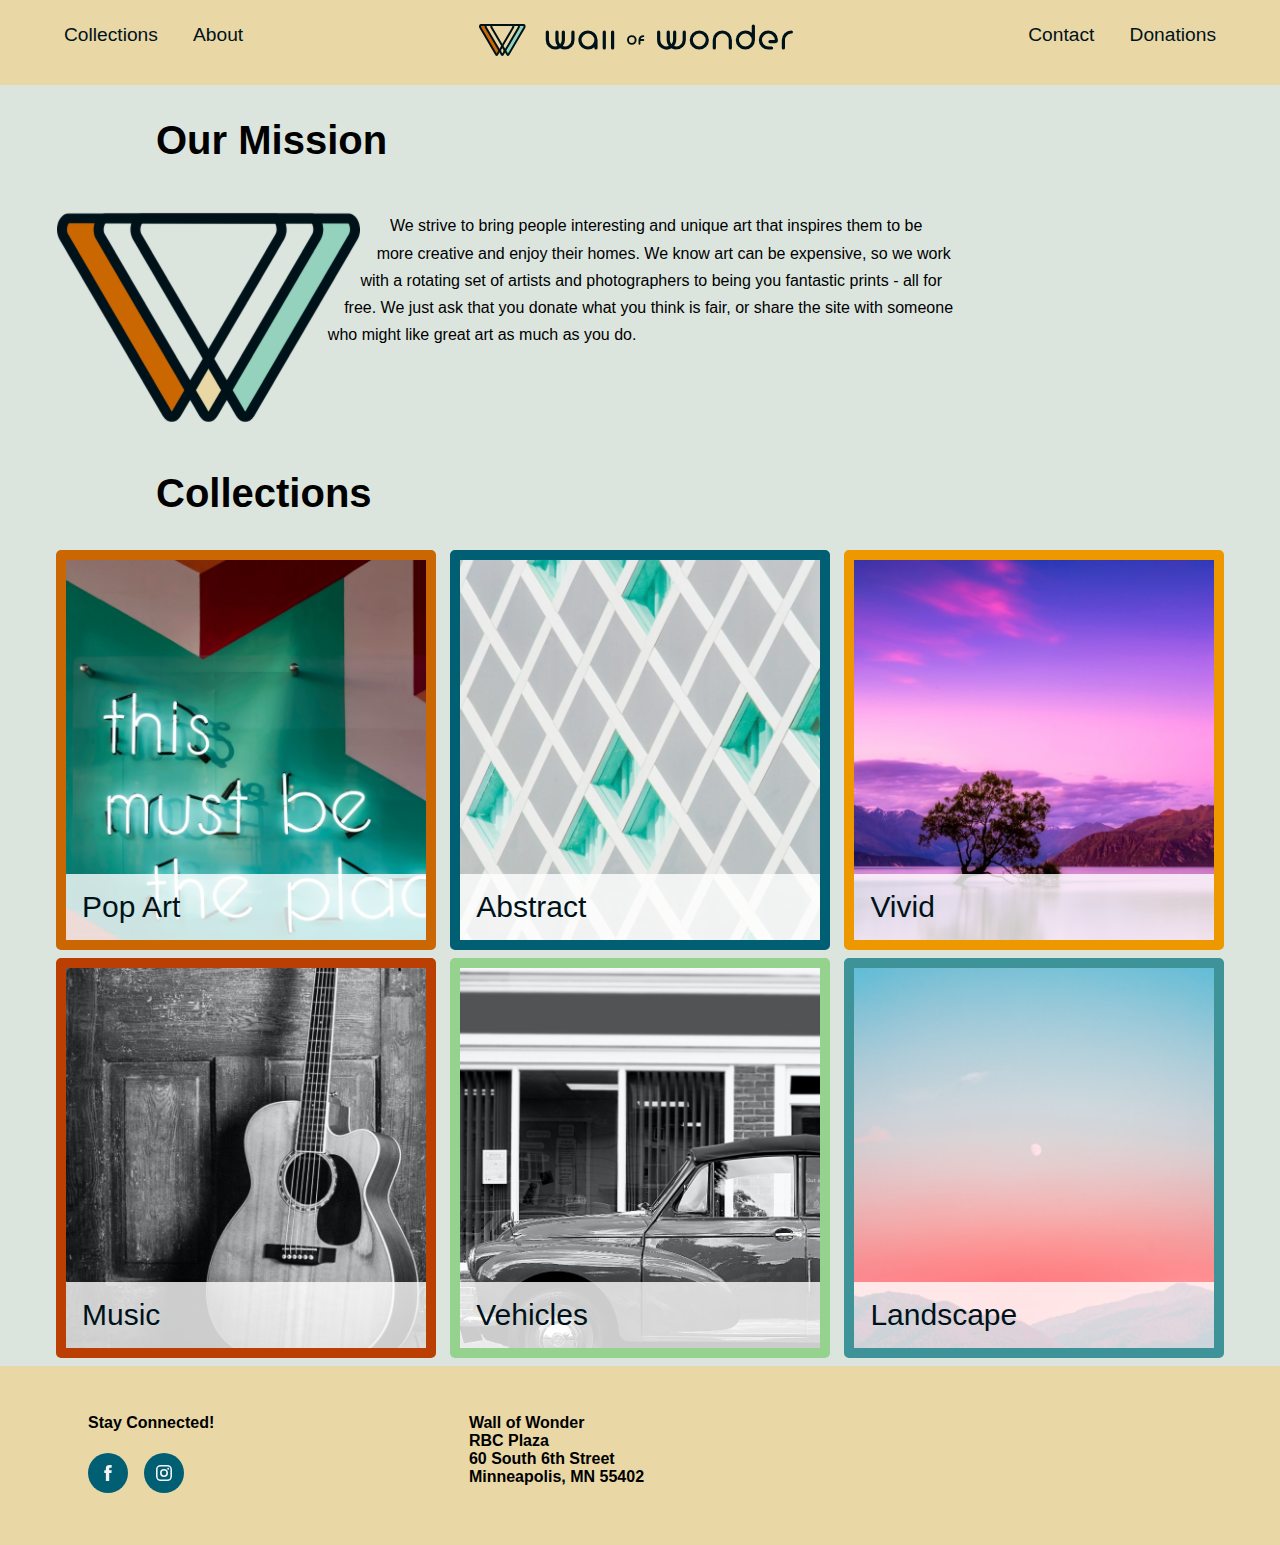
<file: day-1-flexbox/5-header-navbar/begin/index.html>
<!DOCTYPE html>
<html lang="en">

<head>
    <meta charset="UTF-8" />
    <meta http-equiv="X-UA-Compatible" content="IE=edge" />
    <meta name="viewport" content="width=device-width, initial-scale=1.0" />
    <title>Collections</title>
    <link href="css/style.css" rel="stylesheet" />
</head>

<body>
    <div class="header">
        <header>
            <nav>
                <ul>
                    <li><a href="#"><img src="../header-logo.svg" alt="Wall of Wonder. Click for home."></a></li>
                    <li><a href="#">Collections</a></li>
                    <li><a href="#">About</a></li>
                    <li><a href="#">Contact</a></li>
                    <li><a href="#">Donations</a></li>
                </ul>
            </nav>
        </header>
    </div>
    <section id="mission">
        <h2>Our Mission</h2>
        <div class="missiontext">
            <p>
                <img src="img/logo2.png" alt="Logo for Wall of Wonder." class="missionimg" /> We strive to bring people interesting and unique art that inspires them to be more creative and enjoy their homes. We know art can be expensive, so we work with
                a rotating set of artists and photographers to being you fantastic prints - all for free. We just ask that you donate what you think is fair, or share the site with someone who might like great art as much as you do.
            </p>
        </div>
    </section>
    <section id="collections">
        <h2>Collections</h2>
        <ul>
            <li>
                <figure class="color7">
                    <img src="img/pop-art.jpg" alt="Pop Art: This must be the place" />
                    <figcaption><a href="#">Pop Art</a></figcaption>
                </figure>
            </li>
            <li>
                <figure class="color2">
                    <img src="img/abstract.jpg" alt="Abstract: grey and green squares." />
                    <figcaption><a href="#">Abstract</a></figcaption>
                </figure>
            </li>
            <li>
                <figure class="color6">
                    <img src="img/vivid.jpg" alt="Tree on island in lake with purple sunrise." />
                    <figcaption><a href="#">Vivid</a></figcaption>
                </figure>
            </li>
            <li>
                <figure class="color8">
                    <img src="img/music.jpg" alt="Music: guitar leaning against wall." />
                    <figcaption><a href="#">Music</a></figcaption>
                </figure>
            </li>
            <li>
                <figure class="color4">
                    <img src="img/vehicles.jpg" alt="Vehicles: 1930's car on street." />
                    <figcaption><a href="#">Vehicles</a></figcaption>
                </figure>
            </li>
            <li>
                <figure class="color3">
                    <img src="img/landscape.jpg" alt="Landscape: moonrise over tree-covered mountains." />
                    <figcaption><a href="#">Landscape</a></figcaption>
                </figure>
            </li>
        </ul>
    </section>
    <div class="footer">
        <footer>
            <div class="social">
                <h4>Stay Connected!</h4>
                <ul>
                    <li>
                        <a href="https://www.facebook.com" target="_blank"><img src="img/facebook-icon.svg" alt="Visit us at Facebook." /></a>
                    </li>
                    <li>
                        <a href="https://www.instagram.com" target="_blank"><img src="img/instagram-icon.svg" alt="Visit us on Instagram." /></a>
                    </li>
                </ul>
            </div>
            <address>
          Wall of Wonder <br />
          RBC Plaza<br />
          60 South 6th Street<br />
          Minneapolis, MN 55402
        </address>
        </footer>
    </div>
</body>

</html>
</file>
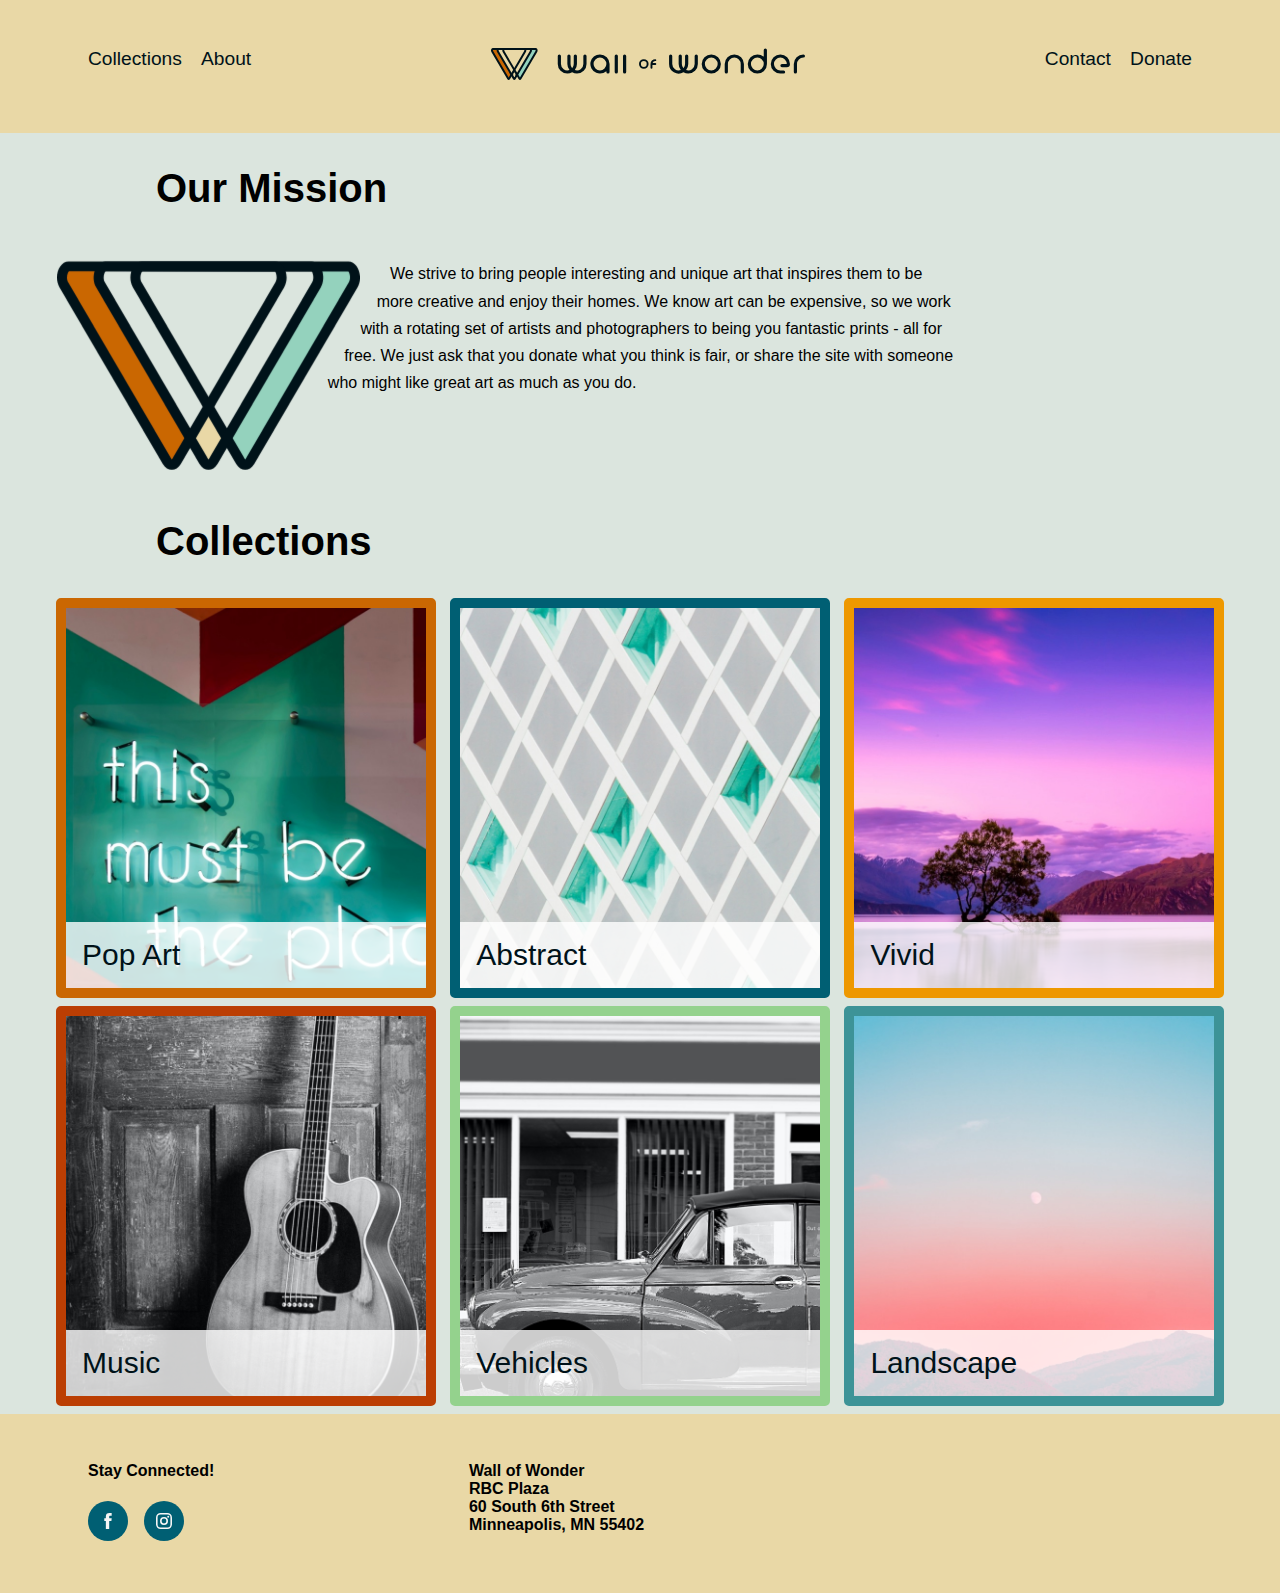
<file: day-1-flexbox/5-header-navbar/end/index.html>
<!DOCTYPE html>
<html lang="en">

<head>
    <meta charset="UTF-8" />
    <meta http-equiv="X-UA-Compatible" content="IE=edge" />
    <meta name="viewport" content="width=device-width, initial-scale=1.0" />
    <title>Collections</title>
    <link href="css/style.css" rel="stylesheet" />
</head>

<body>
    <div class="header">
        <header>
            <nav>
                <ul>
                    <li>
                        <a href="#"><img src="img/header-logo.svg" alt="Wall of Wonder. Click for home." /></a>
                    </li>
                    <li><a href="#">Collections</a></li>
                    <li><a href="#">About</a></li>
                    <li><a href="#">Contact</a></li>
                    <li><a href="#">Donate</a></li>
                </ul>
            </nav>
        </header>
    </div>
    <section id="mission">
        <h2>Our Mission</h2>
        <div class="missiontext">
            <p>
                <img src="img/logo2.png" alt="Logo for Wall of Wonder." class="missionimg" /> We strive to bring people interesting and unique art that inspires them to be more creative and enjoy their homes. We know art can be expensive, so we work with
                a rotating set of artists and photographers to being you fantastic prints - all for free. We just ask that you donate what you think is fair, or share the site with someone who might like great art as much as you do.
            </p>
        </div>
    </section>
    <section id="collections">
        <h2>Collections</h2>
        <ul>
            <li>
                <figure class="color7">
                    <img src="img/pop-art.jpg" alt="Pop Art: This must be the place" />
                    <figcaption><a href="#">Pop Art</a></figcaption>
                </figure>
            </li>
            <li>
                <figure class="color2">
                    <img src="img/abstract.jpg" alt="Abstract: grey and green squares." />
                    <figcaption><a href="#">Abstract</a></figcaption>
                </figure>
            </li>
            <li>
                <figure class="color6">
                    <img src="img/vivid.jpg" alt="Tree on island in lake with purple sunrise." />
                    <figcaption><a href="#">Vivid</a></figcaption>
                </figure>
            </li>
            <li>
                <figure class="color8">
                    <img src="img/music.jpg" alt="Music: guitar leaning against wall." />
                    <figcaption><a href="#">Music</a></figcaption>
                </figure>
            </li>
            <li>
                <figure class="color4">
                    <img src="img/vehicles.jpg" alt="Vehicles: 1930's car on street." />
                    <figcaption><a href="#">Vehicles</a></figcaption>
                </figure>
            </li>
            <li>
                <figure class="color3">
                    <img src="img/landscape.jpg" alt="Landscape: moonrise over tree-covered mountains." />
                    <figcaption><a href="#">Landscape</a></figcaption>
                </figure>
            </li>
        </ul>
    </section>
    <div class="footer">
        <footer>
            <div class="social">
                <h4>Stay Connected!</h4>
                <ul>
                    <li>
                        <a href="https://www.facebook.com" target="_blank"><img src="img/facebook-icon.svg" alt="Visit us at Facebook." /></a>
                    </li>
                    <li>
                        <a href="https://www.instagram.com" target="_blank"><img src="img/instagram-icon.svg" alt="Visit us on Instagram." /></a>
                    </li>
                </ul>
            </div>
            <address>
          Wall of Wonder <br />
          RBC Plaza<br />
          60 South 6th Street<br />
          Minneapolis, MN 55402
        </address>
        </footer>
    </div>
</body>

</html>
</file>
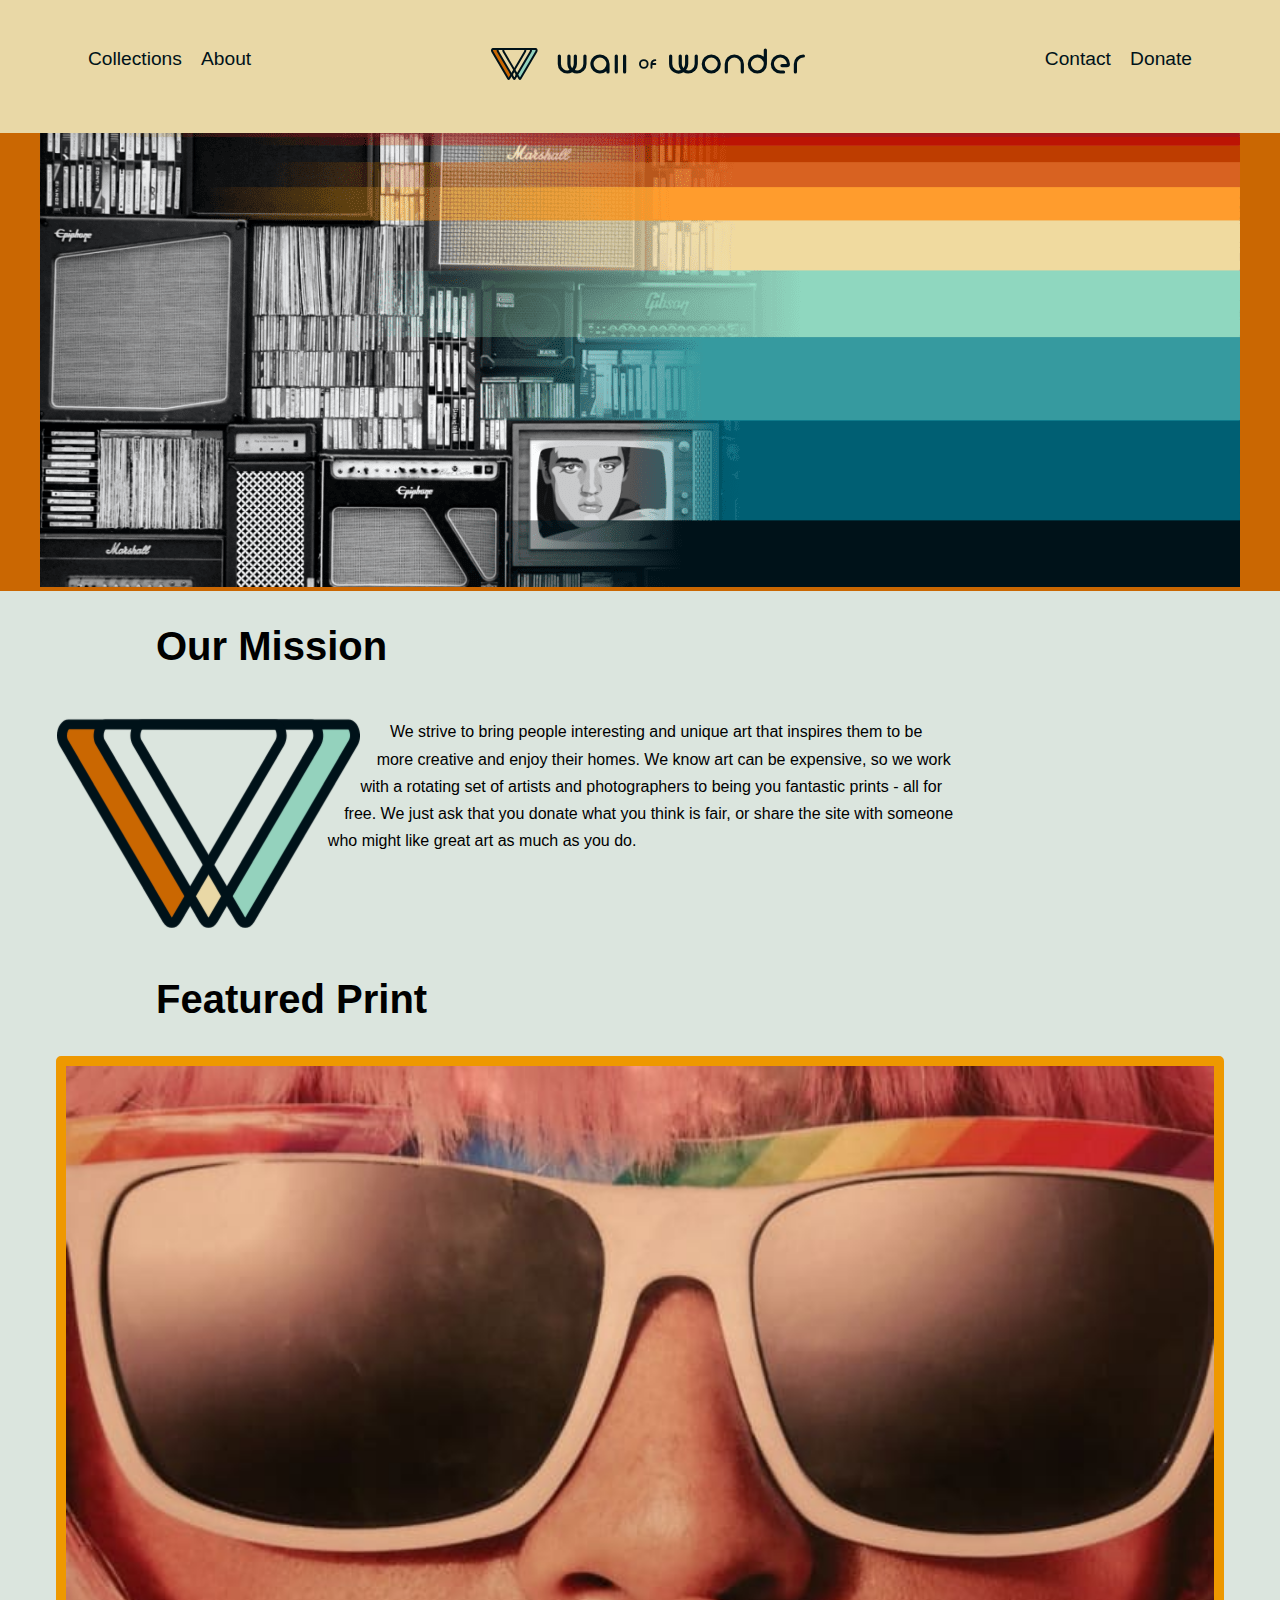
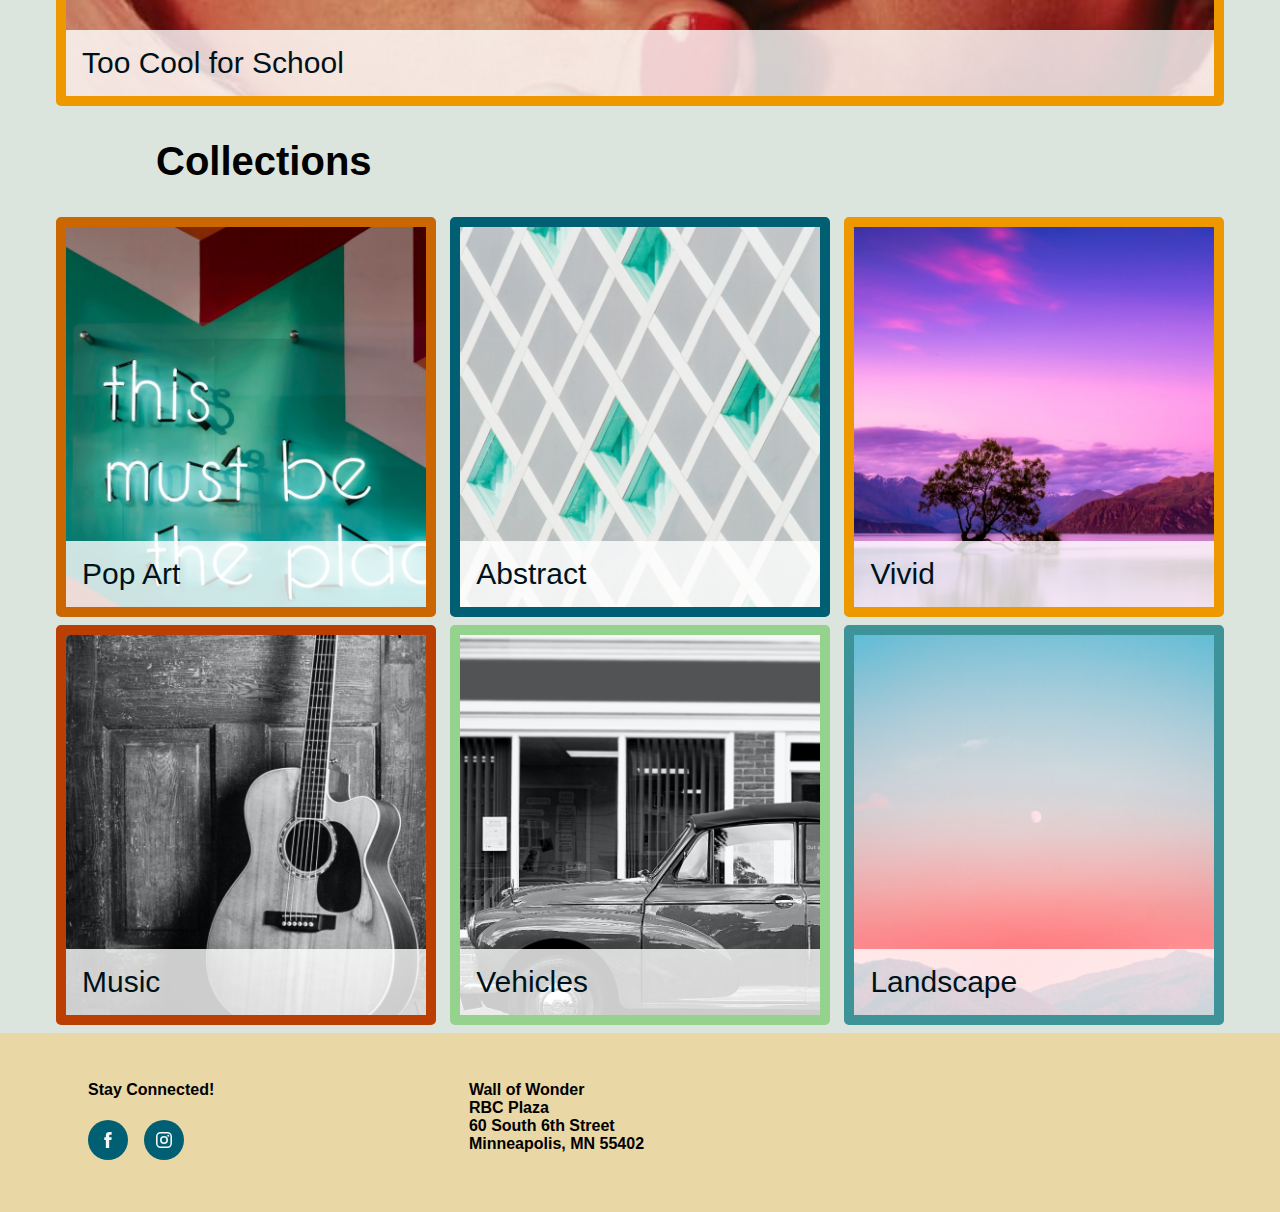
<file: day-1-flexbox/6-responsive-images/end/index.html>
<!DOCTYPE html>
<html lang="en">

<head>
    <meta charset="UTF-8" />
    <meta http-equiv="X-UA-Compatible" content="IE=edge" />
    <meta name="viewport" content="width=device-width, initial-scale=1.0" />
    <title>Collections</title>
    <link href="css/style.css" rel="stylesheet" />
</head>

<body>
    <div class="header">
        <header>
            <nav>
                <ul>
                    <li>
                        <a href="#"><img src="img/header-logo.svg" alt="Wall of Wonder. Click for home." /></a>
                    </li>
                    <li><a href="#">Collections</a></li>
                    <li><a href="#">About</a></li>
                    <li><a href="#">Contact</a></li>
                    <li><a href="#">Donate</a></li>
                </ul>
            </nav>
        </header>
    </div>
    <section id="hero">
        <picture>
            <source srcset="img/hero-1200.png" media="(min-width: 839px)" />
            <source srcset="img/hero-838.png" media="(min-width: 301px)" />
            <img src="img/hero-300.png" alt="Rainbow hero image banner." />
        </picture>
    </section>
    <section id="mission">
        <h2>Our Mission</h2>
        <div class="missiontext">
            <p>
                <img src="img/logo2.png" alt="Logo for Wall of Wonder." class="missionimg" /> We strive to bring people interesting and unique art that inspires them to be more creative and enjoy their homes. We know art can be expensive, so we work with
                a rotating set of artists and photographers to being you fantastic prints - all for free. We just ask that you donate what you think is fair, or share the site with someone who might like great art as much as you do.
            </p>
        </div>
    </section>
    <section id="featured">
        <h2>Featured Print</h2>

        <figure class="color6">
            <img sizes="(min-width: 300px) 33.3vw, 100vw" srcset="
            img/too-cool-300.jpg   300w,
            img/too-cool-740.jpg   740w,
            img/too-cool-1058.jpg 1058w,
            img/too-cool-1200.jpg 1200w
          " src="img/too-cool-1200.jpg" alt="Closeup of woman in sunglasses showing eyes, nose, and fingers over mouth." />

            <figcaption><a href="#">Too Cool for School</a></figcaption>
        </figure>
    </section>
    <section id="collections">
        <h2>Collections</h2>
        <ul>
            <li>
                <figure class="color7">
                    <img src="img/pop-art.jpg" alt="Pop Art: This must be the place" />
                    <figcaption><a href="#">Pop Art</a></figcaption>
                </figure>
            </li>
            <li>
                <figure class="color2">
                    <img src="img/abstract.jpg" alt="Abstract: grey and green squares." />
                    <figcaption><a href="#">Abstract</a></figcaption>
                </figure>
            </li>
            <li>
                <figure class="color6">
                    <img src="img/vivid.jpg" alt="Tree on island in lake with purple sunrise." />
                    <figcaption><a href="#">Vivid</a></figcaption>
                </figure>
            </li>
            <li>
                <figure class="color8">
                    <img src="img/music.jpg" alt="Music: guitar leaning against wall." />
                    <figcaption><a href="#">Music</a></figcaption>
                </figure>
            </li>
            <li>
                <figure class="color4">
                    <img src="img/vehicles.jpg" alt="Vehicles: 1930's car on street." />
                    <figcaption><a href="#">Vehicles</a></figcaption>
                </figure>
            </li>
            <li>
                <figure class="color3">
                    <img src="img/landscape.jpg" alt="Landscape: moonrise over tree-covered mountains." />
                    <figcaption><a href="#">Landscape</a></figcaption>
                </figure>
            </li>
        </ul>
    </section>
    <div class="footer">
        <footer>
            <div class="social">
                <h4>Stay Connected!</h4>
                <ul>
                    <li>
                        <a href="https://www.facebook.com" target="_blank"><img src="img/facebook-icon.svg" alt="Visit us at Facebook." /></a>
                    </li>
                    <li>
                        <a href="https://www.instagram.com" target="_blank"><img src="img/instagram-icon.svg" alt="Visit us on Instagram." /></a>
                    </li>
                </ul>
            </div>
            <address>
          Wall of Wonder <br />
          RBC Plaza<br />
          60 South 6th Street<br />
          Minneapolis, MN 55402
        </address>
        </footer>
    </div>
</body>

</html>
</file>
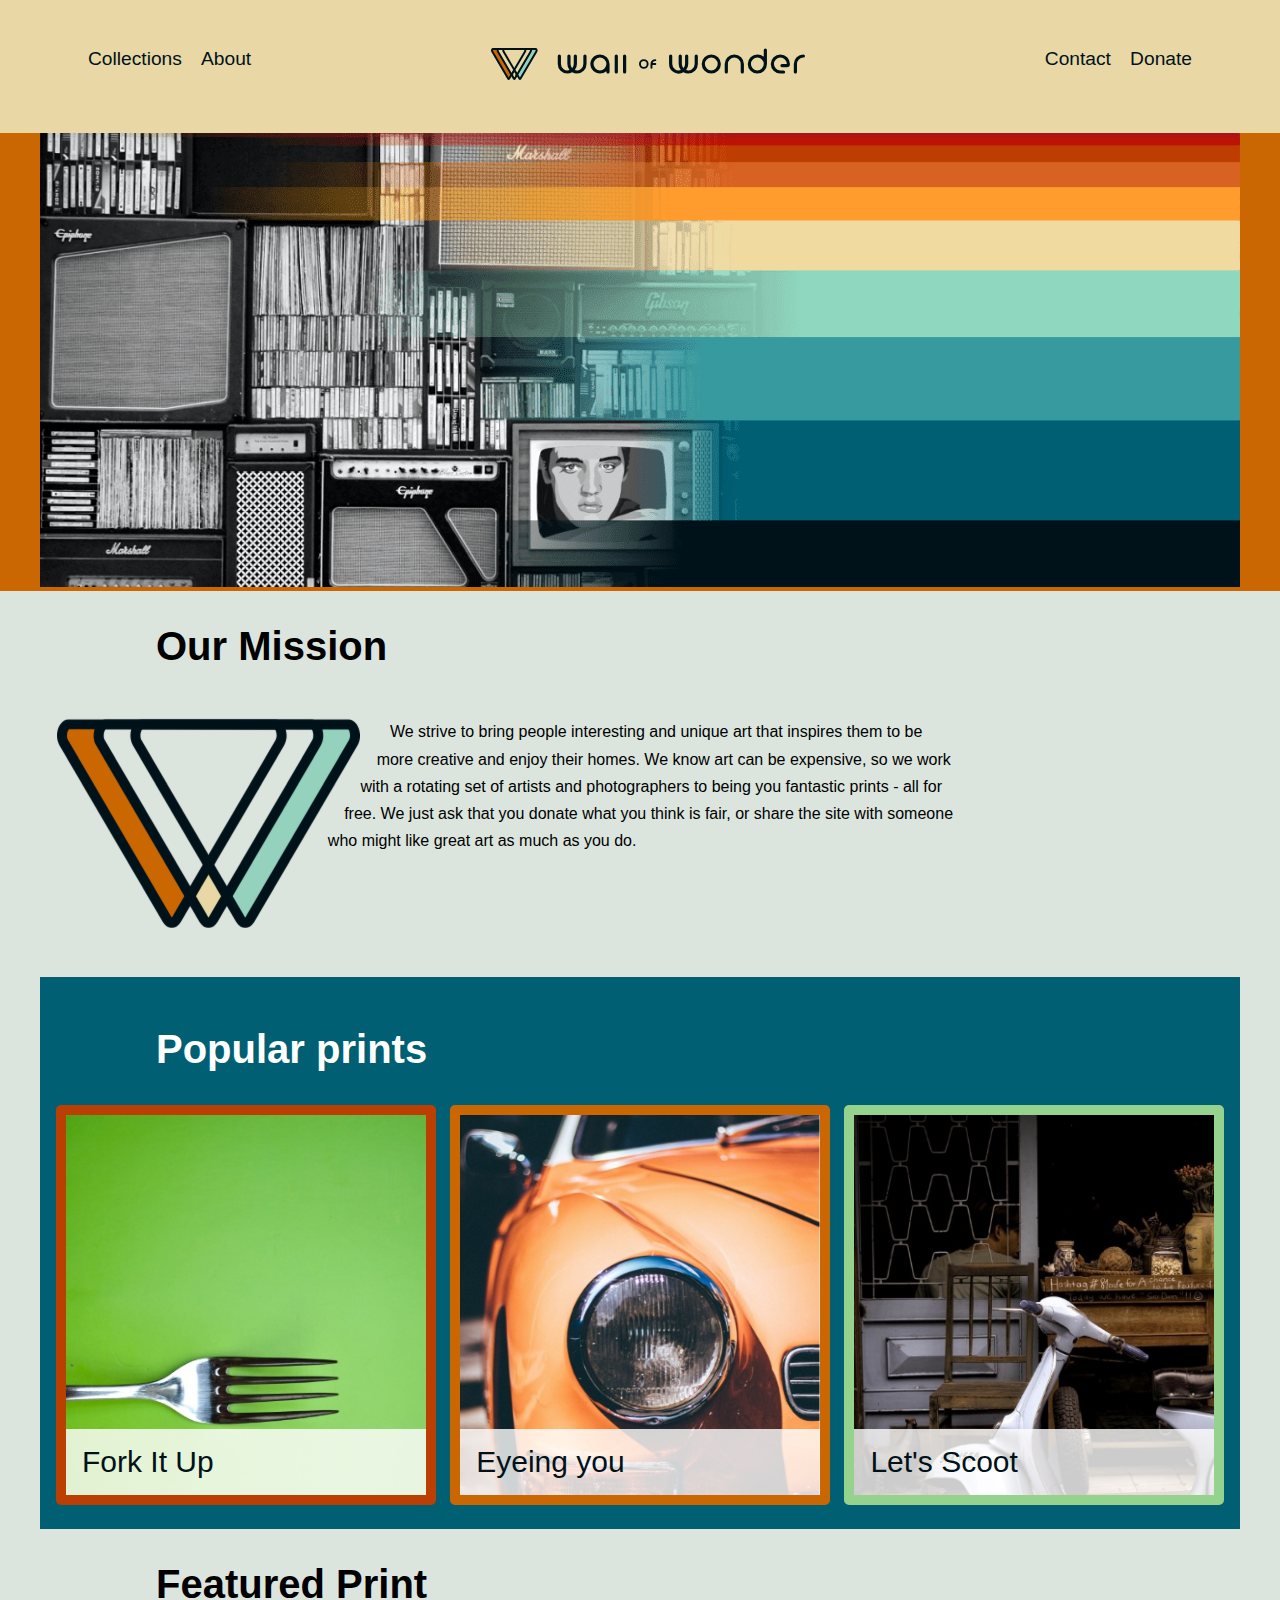
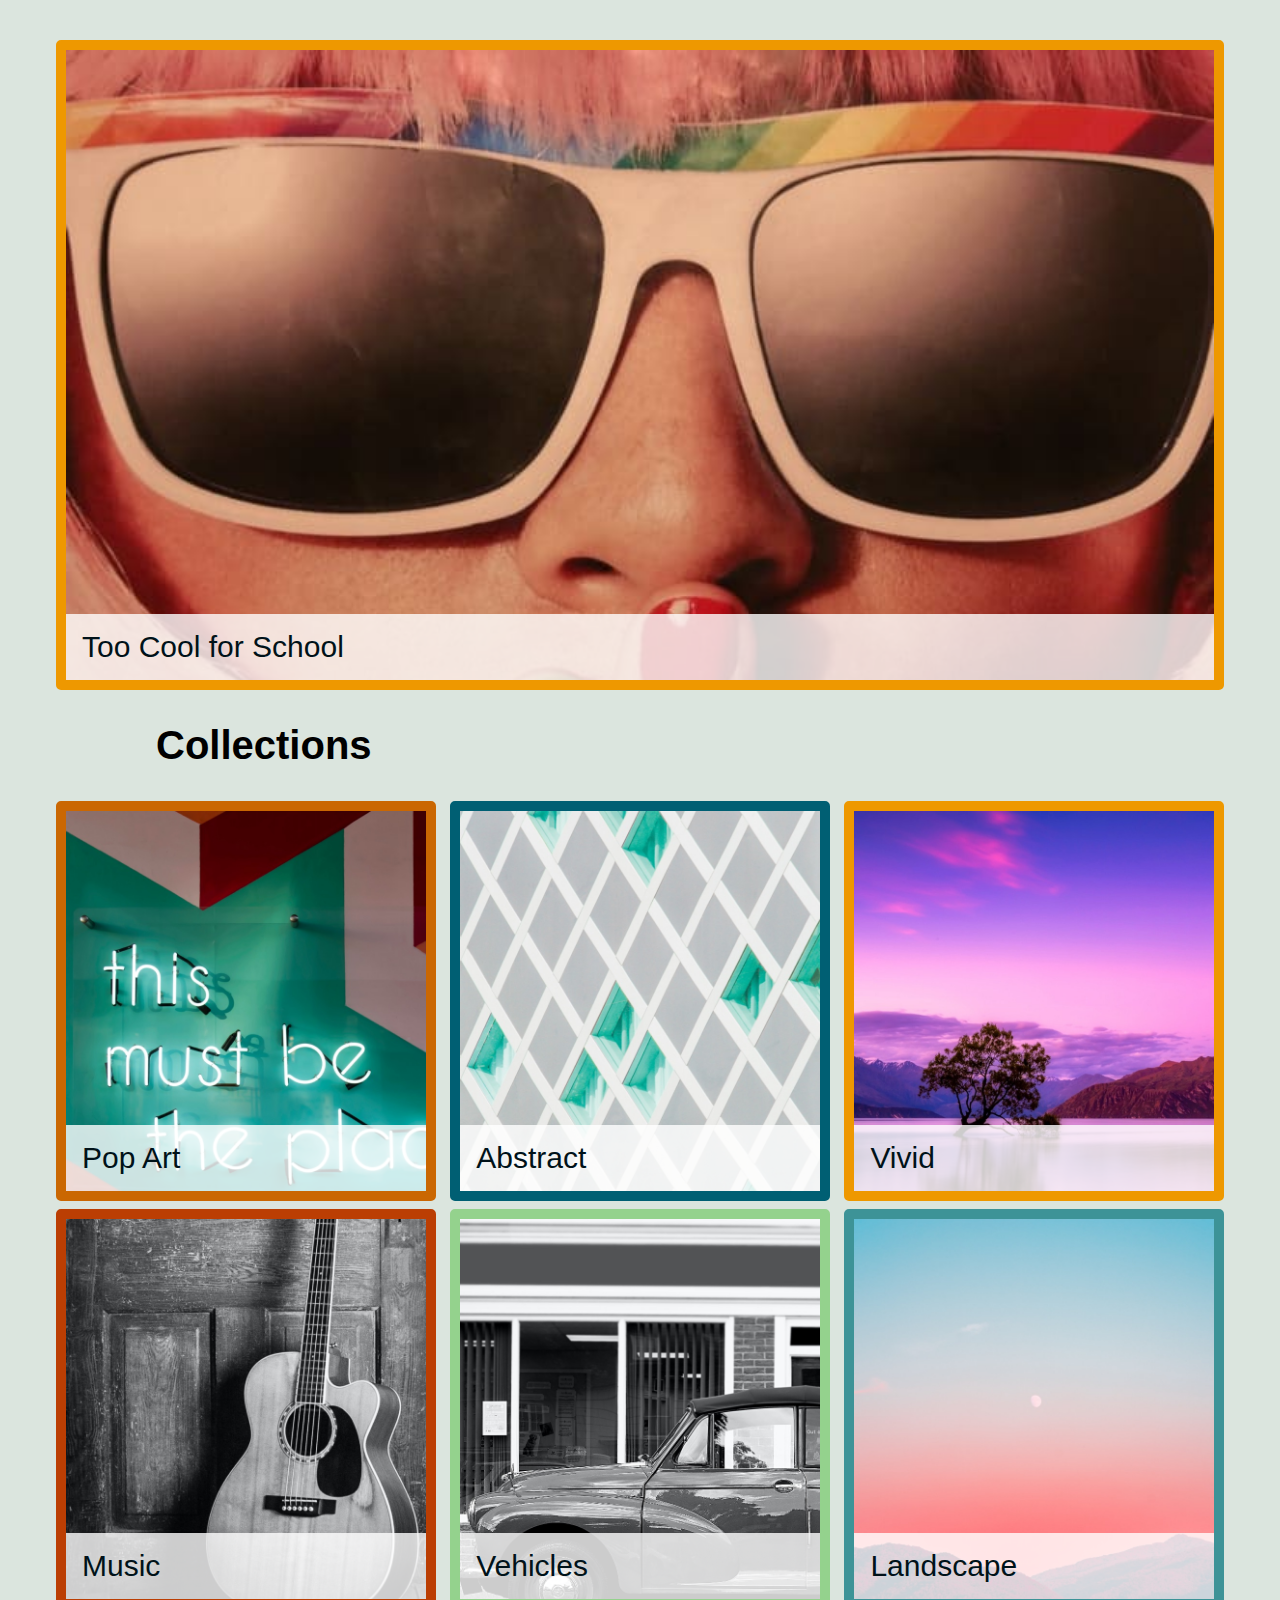
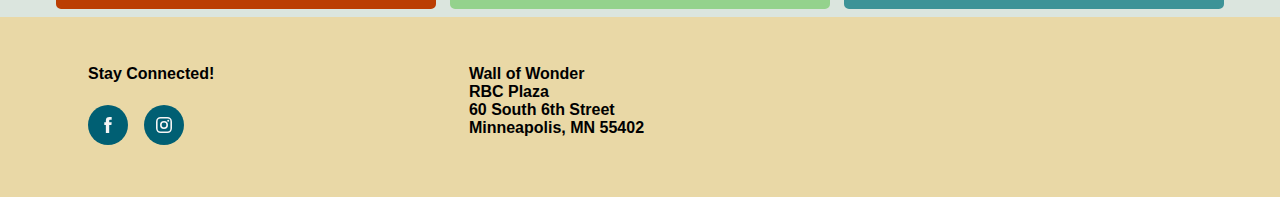
<file: day-1-flexbox/7-wrapup/begin/index.html>
<!DOCTYPE html>
<html lang="en">

<head>
    <meta charset="UTF-8" />
    <meta http-equiv="X-UA-Compatible" content="IE=edge" />
    <meta name="viewport" content="width=device-width, initial-scale=1.0" />
    <title>Collections</title>
    <link href="css/style.css" rel="stylesheet" />
</head>

<body>
    <div class="header">
        <header>
            <nav>
                <ul>
                    <li>
                        <a href="#"><img src="img/header-logo.svg" alt="Wall of Wonder. Click for home." /></a>
                    </li>
                    <li><a href="#">Collections</a></li>
                    <li><a href="#">About</a></li>
                    <li><a href="#">Contact</a></li>
                    <li><a href="#">Donate</a></li>
                </ul>
            </nav>
        </header>
    </div>
    <section id="hero">
        <picture>
            <source srcset="img/hero-1200.png" media="(min-width: 839px)" />
            <source srcset="img/hero-838.png" media="(min-width: 301px)" />
            <img src="img/hero-300.png" alt="Rainbow hero image banner." />
        </picture>
    </section>
    <section id="mission">
        <h2>Our Mission</h2>
        <div class="missiontext">
            <p>
                <img src="img/logo2.png" alt="Logo for Wall of Wonder." class="missionimg" /> We strive to bring people interesting and unique art that inspires them to be more creative and enjoy their homes. We know art can be expensive, so we work with
                a rotating set of artists and photographers to being you fantastic prints - all for free. We just ask that you donate what you think is fair, or share the site with someone who might like great art as much as you do.
            </p>
        </div>
    </section>
    <section id="popular">
        <h2>Popular prints</h2>
        <ul>
            <li>
                <figure class="color8">
                    <img src="../fork-it-up.jpg" alt="A fork at a green surface" />
                    <figcaption><a href="#">Fork It Up</a></figcaption>
                </figure>
            </li>
            <li>
                <figure class="color7">
                    <img src="../eyeing-you.jpg" alt="A orange car" />
                    <figcaption><a href="#">Eyeing you</a></figcaption>
                </figure>
            </li>
            <li class="popular-bg">
                <figure class="color4">
                    <img src="../lets-scoot.jpg" alt="A white scooter" />
                    <figcaption><a href="#">Let's Scoot</a></figcaption>
                </figure>
            </li>
        </ul>
    </section>

    <section id="featured">
        <h2>Featured Print</h2>

        <figure class="color6">
            <img sizes="(min-width: 300px) 33.3vw, 100vw" srcset="
            img/too-cool-300.jpg   300w,
            img/too-cool-740.jpg   740w,
            img/too-cool-1058.jpg 1058w,
            img/too-cool-1200.jpg 1200w"
            src="img/too-cool-1200.jpg" alt="Closeup of woman in sunglasses showing eyes, nose, and fingers over mouth." />

            <figcaption><a href="#">Too Cool for School</a></figcaption>
        </figure>
    </section>
    <section id="collections">
        <h2>Collections</h2>
        <ul>
            <li>
                <figure class="color7">
                    <img src="img/pop-art.jpg" alt="Pop Art: This must be the place" />
                    <figcaption><a href="#">Pop Art</a></figcaption>
                </figure>
            </li>
            <li>
                <figure class="color2">
                    <img src="img/abstract.jpg" alt="Abstract: grey and green squares." />
                    <figcaption><a href="#">Abstract</a></figcaption>
                </figure>
            </li>
            <li>
                <figure class="color6">
                    <img src="img/vivid.jpg" alt="Tree on island in lake with purple sunrise." />
                    <figcaption><a href="#">Vivid</a></figcaption>
                </figure>
            </li>
            <li>
                <figure class="color8">
                    <img src="img/music.jpg" alt="Music: guitar leaning against wall." />
                    <figcaption><a href="#">Music</a></figcaption>
                </figure>
            </li>
            <li>
                <figure class="color4">
                    <img src="img/vehicles.jpg" alt="Vehicles: 1930's car on street." />
                    <figcaption><a href="#">Vehicles</a></figcaption>
                </figure>
            </li>
            <li>
                <figure class="color3">
                    <img src="img/landscape.jpg" alt="Landscape: moonrise over tree-covered mountains." />
                    <figcaption><a href="#">Landscape</a></figcaption>
                </figure>
            </li>
        </ul>
    </section>
    <div class="footer">
        <footer>
            <div class="social">
                <h4>Stay Connected!</h4>
                <ul>
                    <li>
                        <a href="https://www.facebook.com" target="_blank"><img src="img/facebook-icon.svg" alt="Visit us at Facebook." /></a>
                    </li>
                    <li>
                        <a href="https://www.instagram.com" target="_blank"><img src="img/instagram-icon.svg" alt="Visit us on Instagram." /></a>
                    </li>
                </ul>
            </div>
            <address>
          Wall of Wonder <br />
          RBC Plaza<br />
          60 South 6th Street<br />
          Minneapolis, MN 55402
        </address>
        </footer>
    </div>
</body>

</html>
</file>
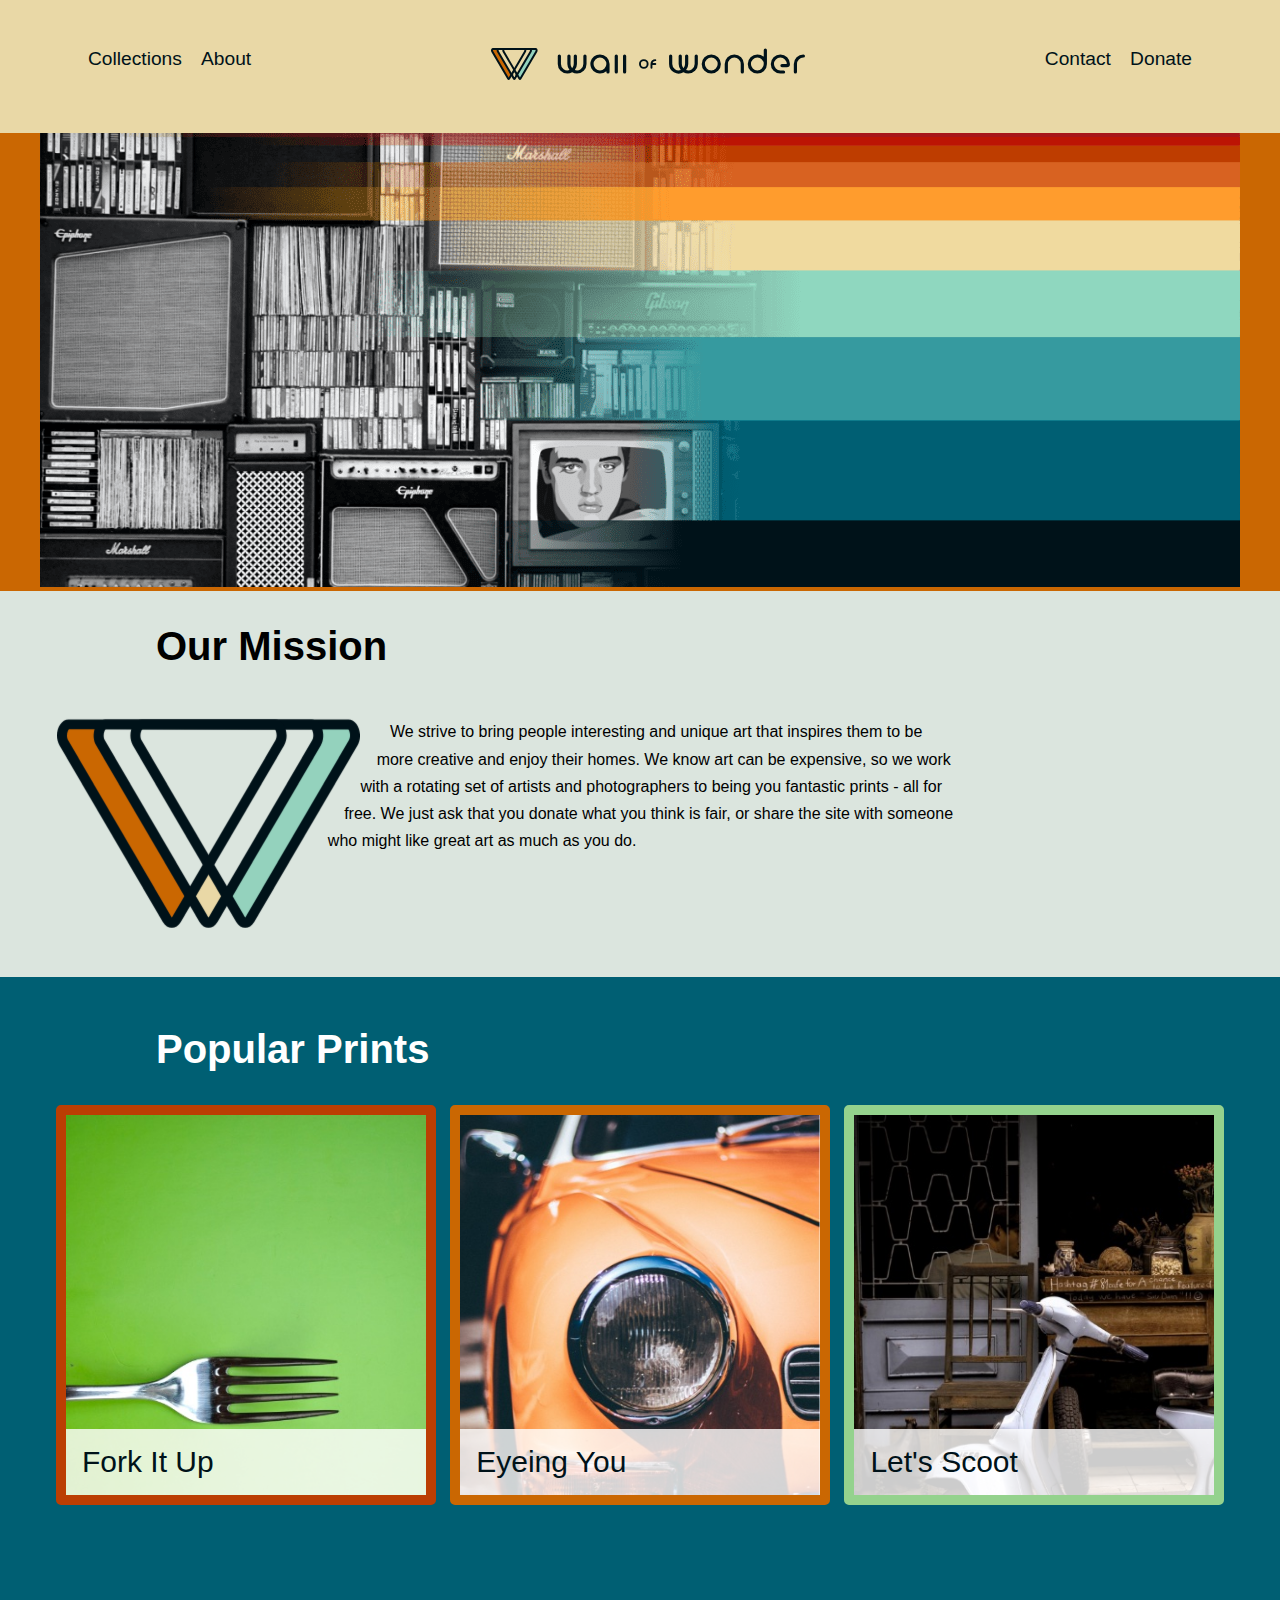
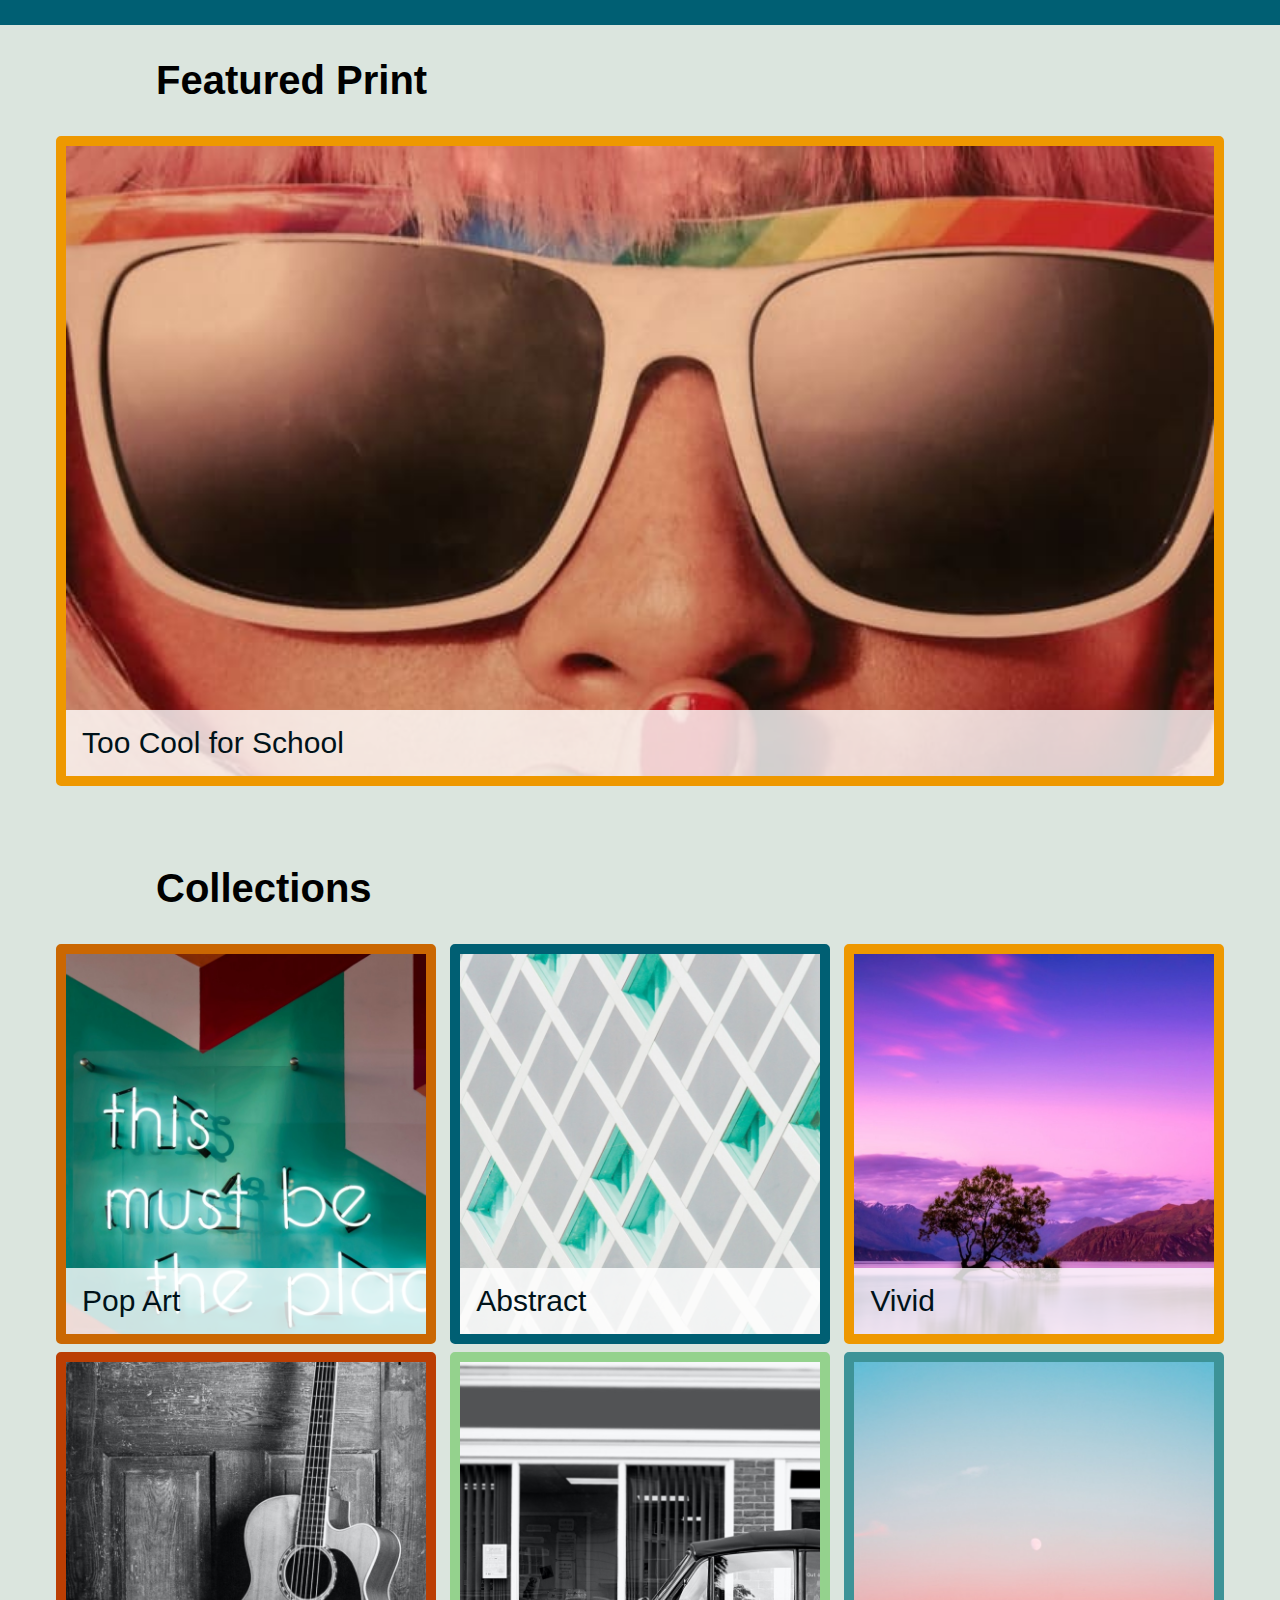
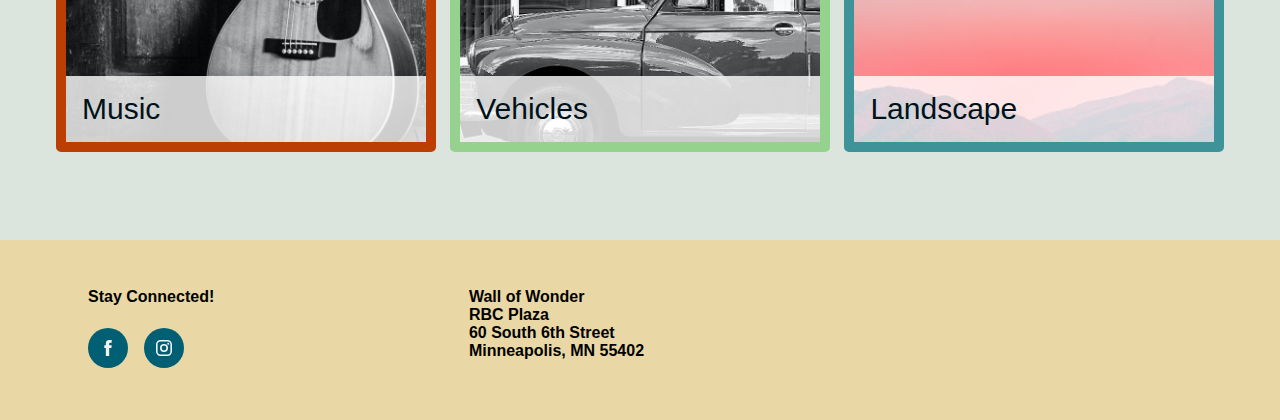
<file: day-1-flexbox/7-wrapup/end/index.html>
<!DOCTYPE html>
<html lang="en">

<head>
    <meta charset="UTF-8" />
    <meta http-equiv="X-UA-Compatible" content="IE=edge" />
    <meta name="viewport" content="width=device-width, initial-scale=1.0" />
    <title>Collections</title>
    <link href="css/style.css" rel="stylesheet" />
</head>

<body>
    <div class="header">
        <header>
            <nav>
                <ul>
                    <li>
                        <a href="#"><img src="img/header-logo.svg" alt="Wall of Wonder. Click for home." /></a>
                    </li>
                    <li><a href="#">Collections</a></li>
                    <li><a href="#">About</a></li>
                    <li><a href="#">Contact</a></li>
                    <li><a href="#">Donate</a></li>
                </ul>
            </nav>
        </header>
    </div>
    <section id="hero">
        <picture>
            <source srcset="img/hero-1200.png" media="(min-width: 839px)" />
            <source srcset="img/hero-838.png" media="(min-width: 301px)" />
            <img src="img/hero-300.png" alt="Rainbow hero image banner." />
        </picture>
    </section>
    <section id="mission">
        <h2>Our Mission</h2>
        <div class="missiontext">
            <p>
                <img src="img/logo2.png" alt="Logo for Wall of Wonder." class="missionimg" /> We strive to bring people interesting and unique art that inspires them to be more creative and enjoy their homes. We know art can be expensive, so we work with
                a rotating set of artists and photographers to being you fantastic prints - all for free. We just ask that you donate what you think is fair, or share the site with someone who might like great art as much as you do.
            </p>
        </div>
    </section>
    <div class="stripe">
        <section id="popular">
            <h2>Popular Prints</h2>
            <ul>
                <li>
                    <figure class="color8">
                        <img src="img/fork-it-up.jpg" alt="Fork on green background" />
                        <figcaption><a href="#">Fork It Up</a></figcaption>
                    </figure>
                </li>
                <li>
                    <figure class="color7">
                        <img src="img/eyeing-you.jpg" alt="Viewing part of an orange car with an oversized headlight." />
                        <figcaption><a href="#">Eyeing You</a></figcaption>
                    </figure>
                </li>
                <li>
                    <figure class="color4">
                        <img src="img/lets-scoot.jpg" alt="Vespa scooter parked on a street." />
                        <figcaption><a href="#">Let's Scoot</a></figcaption>
                    </figure>
                </li>
            </ul>
        </section>
    </div>
    <section id="featured">
        <h2>Featured Print</h2>

        <figure class="color6">
            <img sizes="(min-width: 300px) 33.3vw, 100vw" srcset="
            img/too-cool-300.jpg   300w,
            img/too-cool-740.jpg   740w,
            img/too-cool-1058.jpg 1058w,
            img/too-cool-1200.jpg 1200w
          " src="img/too-cool-1200.jpg" alt="Closeup of woman in sunglasses showing eyes, nose, and fingers over mouth." />

            <figcaption><a href="#">Too Cool for School</a></figcaption>
        </figure>
    </section>
    <section id="collections">
        <h2>Collections</h2>
        <ul>
            <li>
                <figure class="color7">
                    <img src="img/pop-art.jpg" alt="Pop Art: This must be the place" />
                    <figcaption><a href="#">Pop Art</a></figcaption>
                </figure>
            </li>
            <li>
                <figure class="color2">
                    <img src="img/abstract.jpg" alt="Abstract: grey and green squares." />
                    <figcaption><a href="#">Abstract</a></figcaption>
                </figure>
            </li>
            <li>
                <figure class="color6">
                    <img src="img/vivid.jpg" alt="Tree on island in lake with purple sunrise." />
                    <figcaption><a href="#">Vivid</a></figcaption>
                </figure>
            </li>
            <li>
                <figure class="color8">
                    <img src="img/music.jpg" alt="Music: guitar leaning against wall." />
                    <figcaption><a href="#">Music</a></figcaption>
                </figure>
            </li>
            <li>
                <figure class="color4">
                    <img src="img/vehicles.jpg" alt="Vehicles: 1930's car on street." />
                    <figcaption><a href="#">Vehicles</a></figcaption>
                </figure>
            </li>
            <li>
                <figure class="color3">
                    <img src="img/landscape.jpg" alt="Landscape: moonrise over tree-covered mountains." />
                    <figcaption><a href="#">Landscape</a></figcaption>
                </figure>
            </li>
        </ul>
    </section>
    <div class="footer">
        <footer>
            <div class="social">
                <h4>Stay Connected!</h4>
                <ul>
                    <li>
                        <a href="https://www.facebook.com" target="_blank"><img src="img/facebook-icon.svg" alt="Visit us at Facebook." /></a>
                    </li>
                    <li>
                        <a href="https://www.instagram.com" target="_blank"><img src="img/instagram-icon.svg" alt="Visit us on Instagram." /></a>
                    </li>
                </ul>
            </div>
            <address>
          Wall of Wonder <br />
          RBC Plaza<br />
          60 South 6th Street<br />
          Minneapolis, MN 55402
        </address>
        </footer>
    </div>
</body>

</html>
</file>
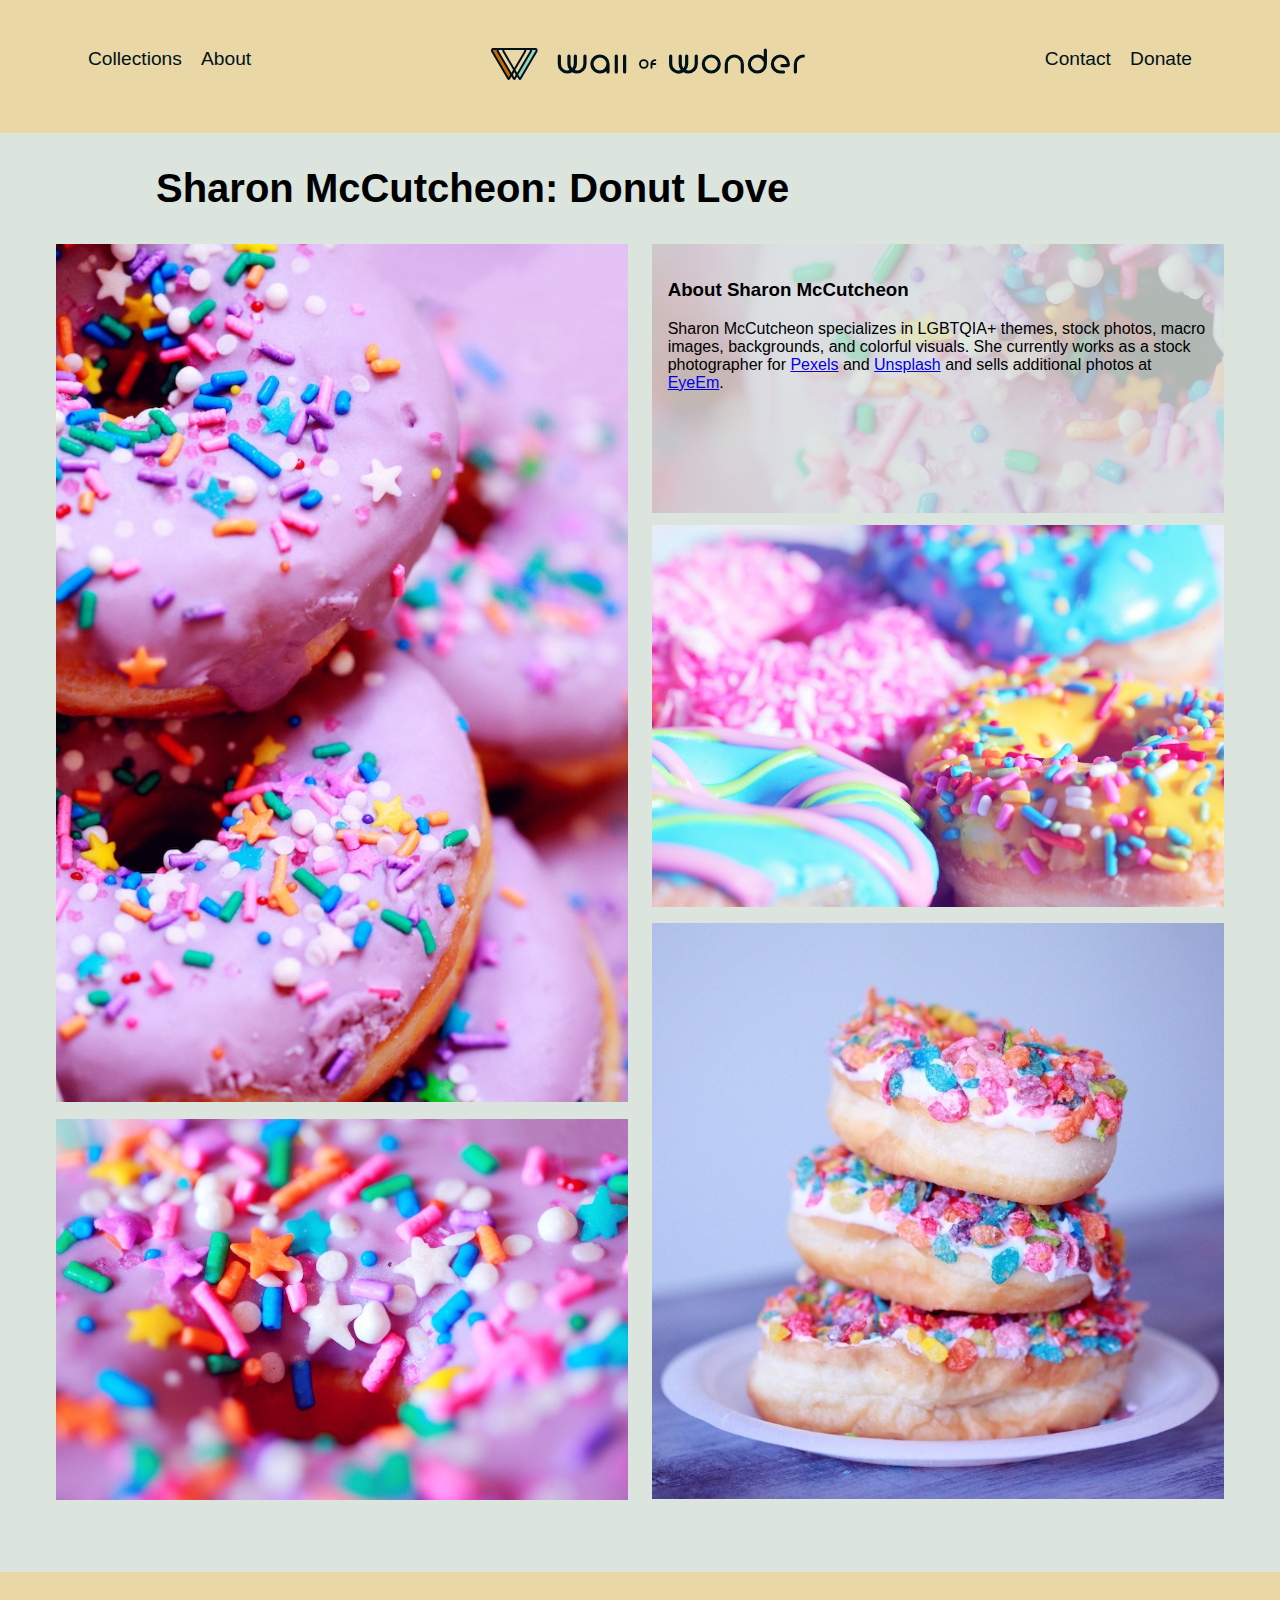
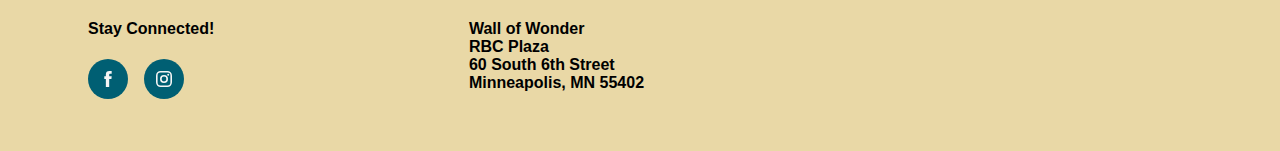
<file: day-2-grid/15-final-project/begin/index.html>
<!DOCTYPE html>
<html lang="en">

<head>
    <meta charset="UTF-8" />
    <meta http-equiv="X-UA-Compatible" content="IE=edge" />
    <meta name="viewport" content="width=device-width, initial-scale=1.0" />
    <title>Collections</title>
    <link href="css/style.css" rel="stylesheet" />
</head>

<body>
    <div class="header">
        <header>
            <nav>
                <ul>
                    <li>
                        <a href="#"><img src="img/header-logo.svg" alt="Wall of Wonder. Click for home." /></a>
                    </li>
                    <li><a href="#">Collections</a></li>
                    <li><a href="#">About</a></li>
                    <li><a href="#">Contact</a></li>
                    <li><a href="#">Donate</a></li>
                </ul>
            </nav>
        </header>
    </div>

    <section id="donut">
        <h2>Sharon McCutcheon: Donut Love</h2>
        <ul>
            <li class="d1">
                <img src="img/donut5.jpg" alt="Donut with sprinkles." />
            </li>
            <li class="d2">
                <img src="img/donut1.jpg" alt="Donut with sprinkles." />
            </li>
            <li class="d3">
                <div class="author">
                    <h3>About Sharon McCutcheon</h3>
                    <p>
                        Sharon McCutcheon specializes in LGBTQIA+ themes, stock photos, macro images, backgrounds, and colorful visuals. She currently works as a stock photographer for
                        <a href="https://www.pexels.com/@mccutcheon" target="_blank">Pexels</a
                        >
                        and
                        <a href="https://unsplash.com/@sharonmccutcheon" target="_blank"
                            >Unsplash</a
                        >
                        and sells additional photos at
                        <a href="https://www.eyeem.com/u/mccutcheon" target="_blank"
                            >EyeEm</a
                        >.
                    </p>
                </div>
                <img src="img/donut2.jpg" alt="Donut with sprinkles." />
            </li>
            <li class="d4">
                <img src="img/donut3.jpg" alt="Donut with sprinkles." />
            </li>
            <li class="d5">
                <img src="img/donut4.jpg" alt="Donut with sprinkles." />
            </li>
        </ul>
    </section>

    <div class="footer">
        <footer>
            <div class="social">
                <h4>Stay Connected!</h4>
                <ul>
                    <li>
                        <a href="https://www.facebook.com" target="_blank"><img src="img/facebook-icon.svg" alt="Visit us at Facebook." /></a>
                    </li>
                    <li>
                        <a href="https://www.instagram.com" target="_blank"><img src="img/instagram-icon.svg" alt="Visit us on Instagram." /></a>
                    </li>
                </ul>
            </div>
            <address>
          Wall of Wonder <br />
          RBC Plaza<br />
          60 South 6th Street<br />
          Minneapolis, MN 55402
        </address>
        </footer>
    </div>
</body>

</html>
</file>
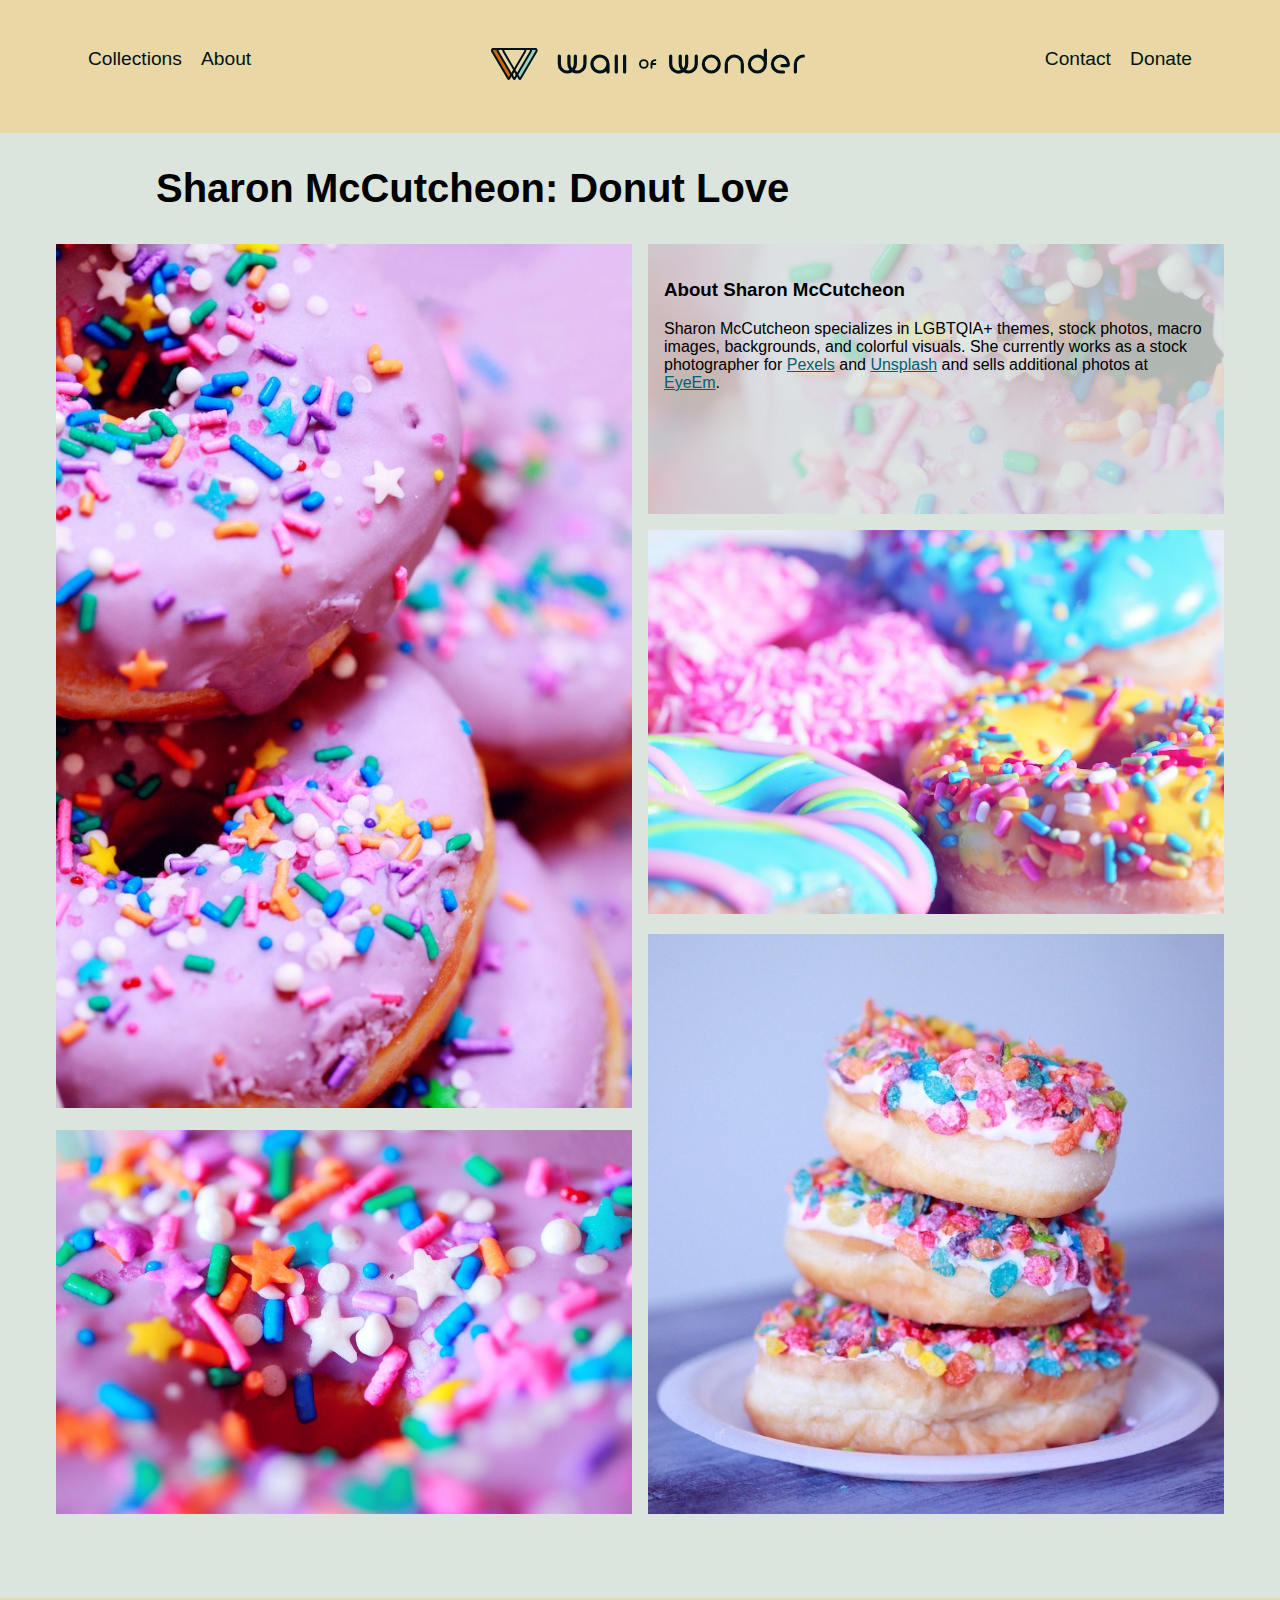
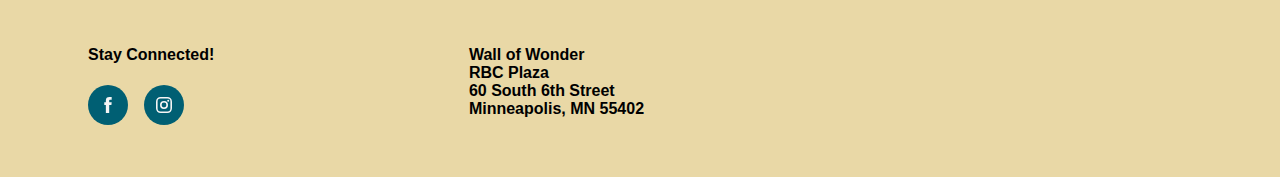
<file: day-2-grid/15-final-project/end/index.html>
<!DOCTYPE html>
<html lang="en">

<head>
    <meta charset="UTF-8" />
    <meta http-equiv="X-UA-Compatible" content="IE=edge" />
    <meta name="viewport" content="width=device-width, initial-scale=1.0" />
    <title>About Sharon McCutcheon</title>
    <link href="css/style.css" rel="stylesheet" />
</head>

<body>
    <div class="header">
        <header>
            <nav>
                <ul>
                    <li>
                        <a href="#"><img src="img/header-logo.svg" alt="Wall of Wonder. Click for home." /></a>
                    </li>
                    <li><a href="#">Collections</a></li>
                    <li><a href="#">About</a></li>
                    <li><a href="#">Contact</a></li>
                    <li><a href="#">Donate</a></li>
                </ul>
            </nav>
        </header>
    </div>

    <section id="donut">
        <h2>Sharon McCutcheon: Donut Love</h2>
        <ul>
            <li class="d1">
                <img src="img/donut5.jpg" alt="Donut with sprinkles." />
            </li>
            <li class="d2">
                <img src="img/donut1.jpg" alt="Donut with sprinkles." />
            </li>
            <li class="d3">
                <div class="author">
                    <h3>About Sharon McCutcheon</h3>
                    <p>
                        Sharon McCutcheon specializes in LGBTQIA+ themes, stock photos, macro images, backgrounds, and colorful visuals. She currently works as a stock photographer for
                        <a href="https://www.pexels.com/@mccutcheon" target="_blank">Pexels</a
              >
              and
              <a href="https://unsplash.com/@sharonmccutcheon" target="_blank"
                >Unsplash</a
              >
              and sells additional photos at
              <a href="https://www.eyeem.com/u/mccutcheon" target="_blank"
                >EyeEm</a
              >.
            </p>
          </div>
          <img src="img/donut2.jpg" alt="Donut with sprinkles." />
        </li>
        <li class="d4">
          <img src="img/donut3.jpg" alt="Donut with sprinkles." />
        </li>
        <li class="d5">
          <img src="img/donut4.jpg" alt="Donut with sprinkles." />
        </li>
      </ul>
    </section>

    <div class="footer">
      <footer>
        <div class="social">
          <h4>Stay Connected!</h4>
          <ul>
            <li>
              <a href="https://www.facebook.com" target="_blank"
                ><img src="img/facebook-icon.svg" alt="Visit us at Facebook."
              /></a>
            </li>
            <li>
                <a href="https://www.instagram.com" target="_blank"><img src="img/instagram-icon.svg" alt="Visit us on Instagram." /></a>
            </li>
        </ul>
        </div>
        <address>
          Wall of Wonder <br />
          RBC Plaza<br />
          60 South 6th Street<br />
          Minneapolis, MN 55402
        </address>
        </footer>
        </div>
</body>

</html>
</file>
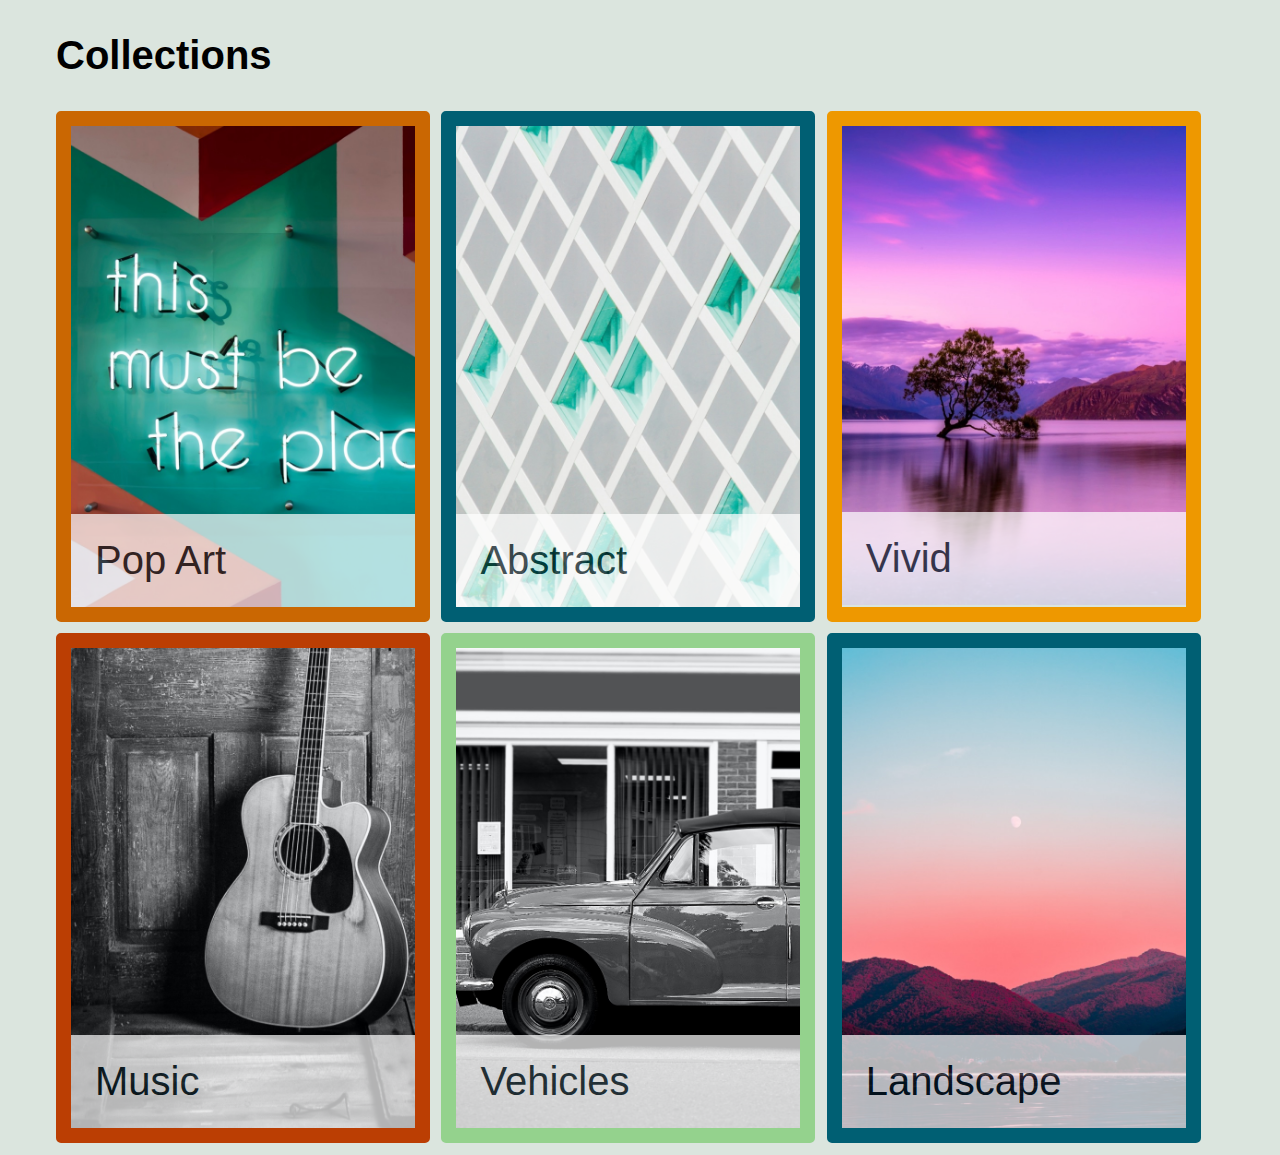
<file: day-1-flexbox/4-flexbox-exercises/4a-collections/begin/index.html>
<!DOCTYPE html>
<html lang="en">

<head>
    <meta charset="UTF-8" />
    <meta http-equiv="X-UA-Compatible" content="IE=edge" />
    <meta name="viewport" content="width=device-width, initial-scale=1.0" />
    <title>Collections</title>
    <link href="css/style.css" rel="stylesheet" />
</head>

<body>
    <section id="collections">
        <h2>Collections</h2>
        <ul>
            <li class="border-1">
                <figure>
                    <img src="img/pop-art.jpg" alt="Pop Art: This must be the place" />
                    <figcaption><a href="#">Pop Art</a></figcaption>
                </figure>
            </li>
            <li class="border-2">
                <figure>
                    <img src="img/abstract.jpg" alt="Abstract: grey and green squares." />
                    <figcaption><a href="#">Abstract</a></figcaption>
                </figure>
            </li>
            <li class="border-3">
                <figure>
                    <img src="img/vivid.jpg" alt="Tree on island in lake with purple sunrise." />
                    <figcaption><a href="#">Vivid</a></figcaption>
                </figure>
            </li>
            <li class="border-4">
                <figure>
                    <img src="img/music.jpg" alt="Music: guitar leaning against wall." />
                    <figcaption><a href="#">Music</a></figcaption>
                </figure>
            </li>
            <li class="border-5">
                <figure>
                    <img src="img/vehicles.jpg" alt="Vehicles: 1930's car on street." />
                    <figcaption><a href="#">Vehicles</a></figcaption>
                </figure>
            </li>
            <li class="border-6">
                <figure>
                    <img src="img/landscape.jpg" alt="Landscape: moonrise over tree-covered mountains." />
                    <figcaption><a href="#">Landscape</a></figcaption>
                </figure>
            </li>
        </ul>
    </section>
</body>

</html>
</file>
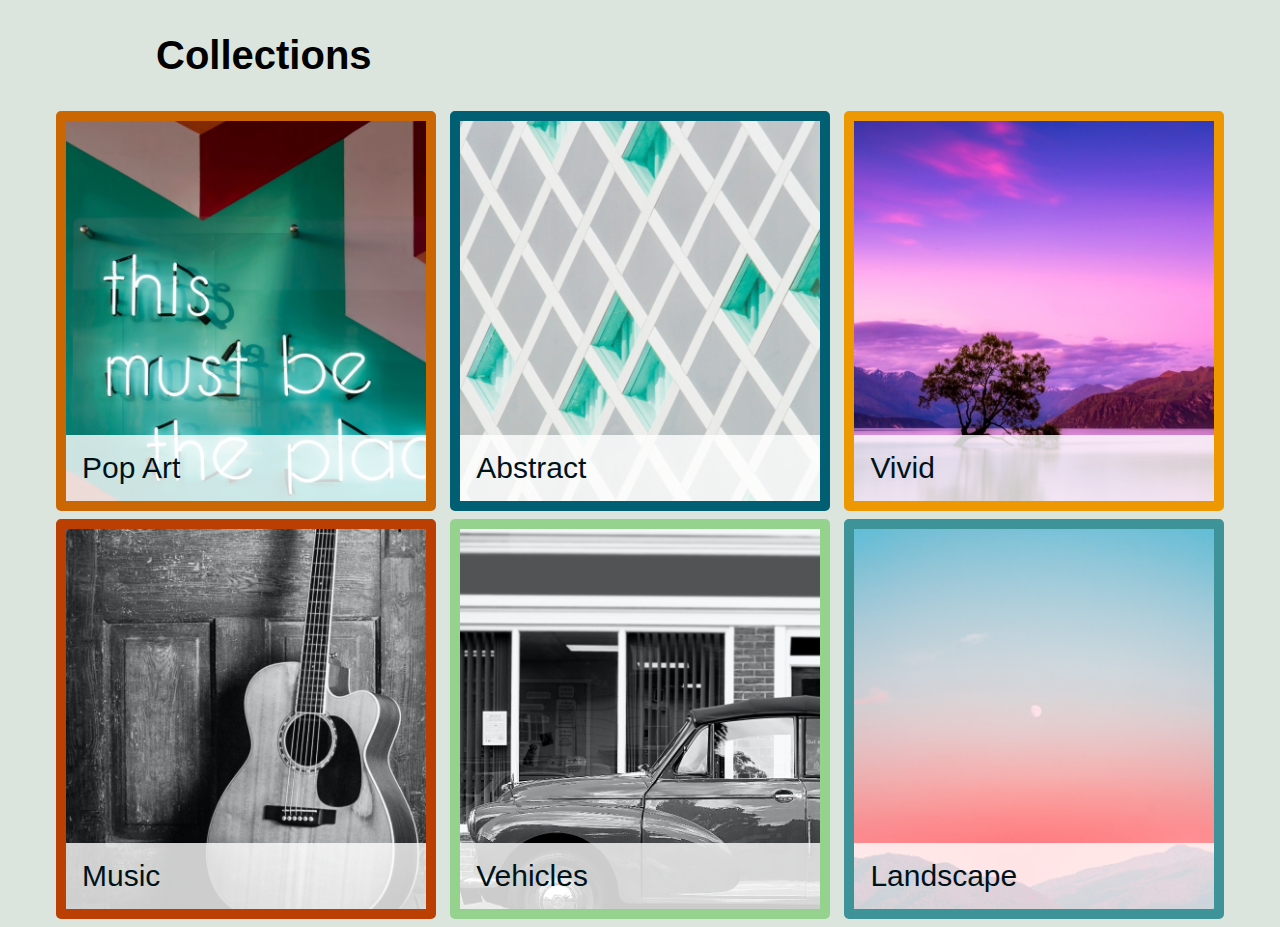
<file: day-1-flexbox/4-flexbox-exercises/4a-collections/end/index.html>
<!DOCTYPE html>
<html lang="en">

<head>
    <meta charset="UTF-8" />
    <meta http-equiv="X-UA-Compatible" content="IE=edge" />
    <meta name="viewport" content="width=device-width, initial-scale=1.0" />
    <title>Collections</title>
    <link href="css/style.css" rel="stylesheet" />
</head>

<body>
    <section id="collections">
        <h2>Collections</h2>
        <ul>
            <li>
                <figure class="color7">
                    <img src="img/pop-art.jpg" alt="Pop Art: This must be the place" />
                    <figcaption><a href="#">Pop Art</a></figcaption>
                </figure>
            </li>
            <li>
                <figure class="color2">
                    <img src="img/abstract.jpg" alt="Abstract: grey and green squares." />
                    <figcaption><a href="#">Abstract</a></figcaption>
                </figure>
            </li>
            <li>
                <figure class="color6">
                    <img src="img/vivid.jpg" alt="Tree on island in lake with purple sunrise." />
                    <figcaption><a href="#">Vivid</a></figcaption>
                </figure>
            </li>
            <li>
                <figure class="color8">
                    <img src="img/music.jpg" alt="Music: guitar leaning against wall." />
                    <figcaption><a href="#">Music</a></figcaption>
                </figure>
            </li>
            <li>
                <figure class="color4">
                    <img src="img/vehicles.jpg" alt="Vehicles: 1930's car on street." />
                    <figcaption><a href="#">Vehicles</a></figcaption>
                </figure>
            </li>
            <li>
                <figure class="color3">
                    <img src="img/landscape.jpg" alt="Landscape: moonrise over tree-covered mountains." />
                    <figcaption><a href="#">Landscape</a></figcaption>
                </figure>
            </li>
        </ul>
    </section>
</body>

</html>
</file>
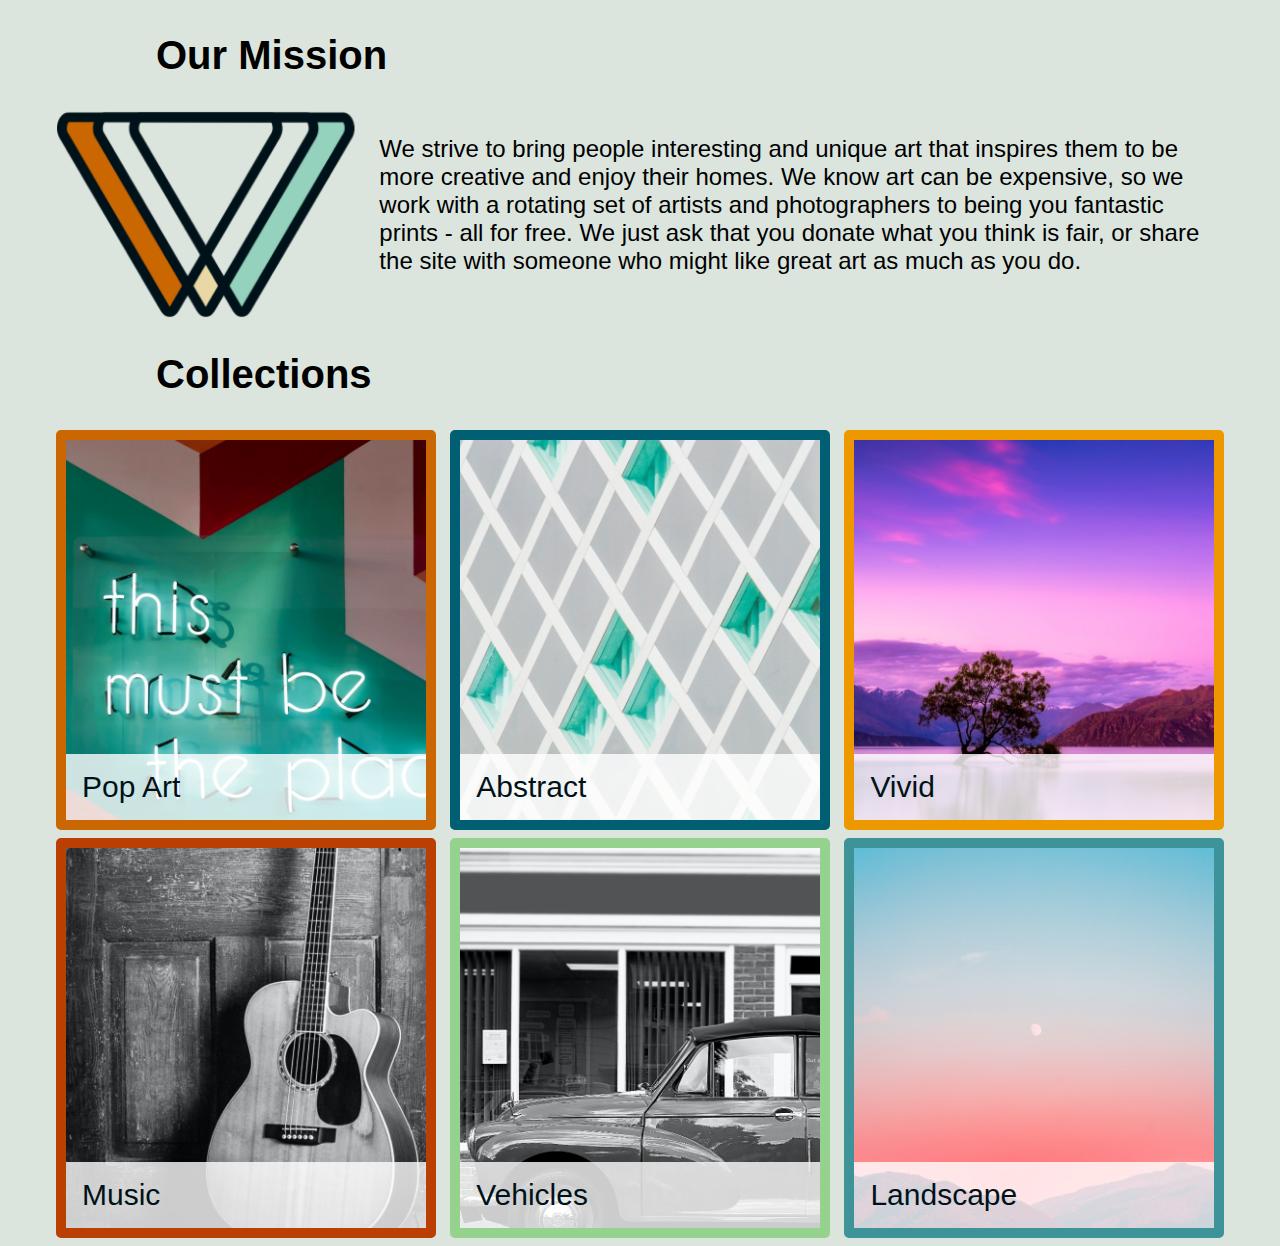
<file: day-1-flexbox/4-flexbox-exercises/4b-mission/begin/index.html>
<!DOCTYPE html>
<html lang="en">

<head>
    <meta charset="UTF-8" />
    <meta http-equiv="X-UA-Compatible" content="IE=edge" />
    <meta name="viewport" content="width=device-width, initial-scale=1.0" />
    <title>Collections</title>
    <link href="css/style.css" rel="stylesheet" />
</head>

<body>
    <section id="mission">
        <h2>Our Mission</h2>
        <div class="missiontext">
            <img src="img/logo2.png" alt="Logo for Wall of Wonder." class="missionimg" />
            <p>
                We strive to bring people interesting and unique art that inspires them to be more creative and enjoy their homes. We know art can be expensive, so we work with
                a rotating set of artists and photographers to being you fantastic prints - all for free. We just ask that you donate what you think is fair, or share the site with someone who might like great art as much as you do.
            </p>
        </div>
    </section>
    <section id="collections">
        <h2>Collections</h2>
        <ul>
            <li>
                <figure class="color7">
                    <img src="img/pop-art.jpg" alt="Pop Art: This must be the place" />
                    <figcaption><a href="#">Pop Art</a></figcaption>
                </figure>
            </li>
            <li>
                <figure class="color2">
                    <img src="img/abstract.jpg" alt="Abstract: grey and green squares." />
                    <figcaption><a href="#">Abstract</a></figcaption>
                </figure>
            </li>
            <li>
                <figure class="color6">
                    <img src="img/vivid.jpg" alt="Tree on island in lake with purple sunrise." />
                    <figcaption><a href="#">Vivid</a></figcaption>
                </figure>
            </li>
            <li>
                <figure class="color8">
                    <img src="img/music.jpg" alt="Music: guitar leaning against wall." />
                    <figcaption><a href="#">Music</a></figcaption>
                </figure>
            </li>
            <li>
                <figure class="color4">
                    <img src="img/vehicles.jpg" alt="Vehicles: 1930's car on street." />
                    <figcaption><a href="#">Vehicles</a></figcaption>
                </figure>
            </li>
            <li>
                <figure class="color3">
                    <img src="img/landscape.jpg" alt="Landscape: moonrise over tree-covered mountains." />
                    <figcaption><a href="#">Landscape</a></figcaption>
                </figure>
            </li>
        </ul>
    </section>
</body>

</html>
</file>
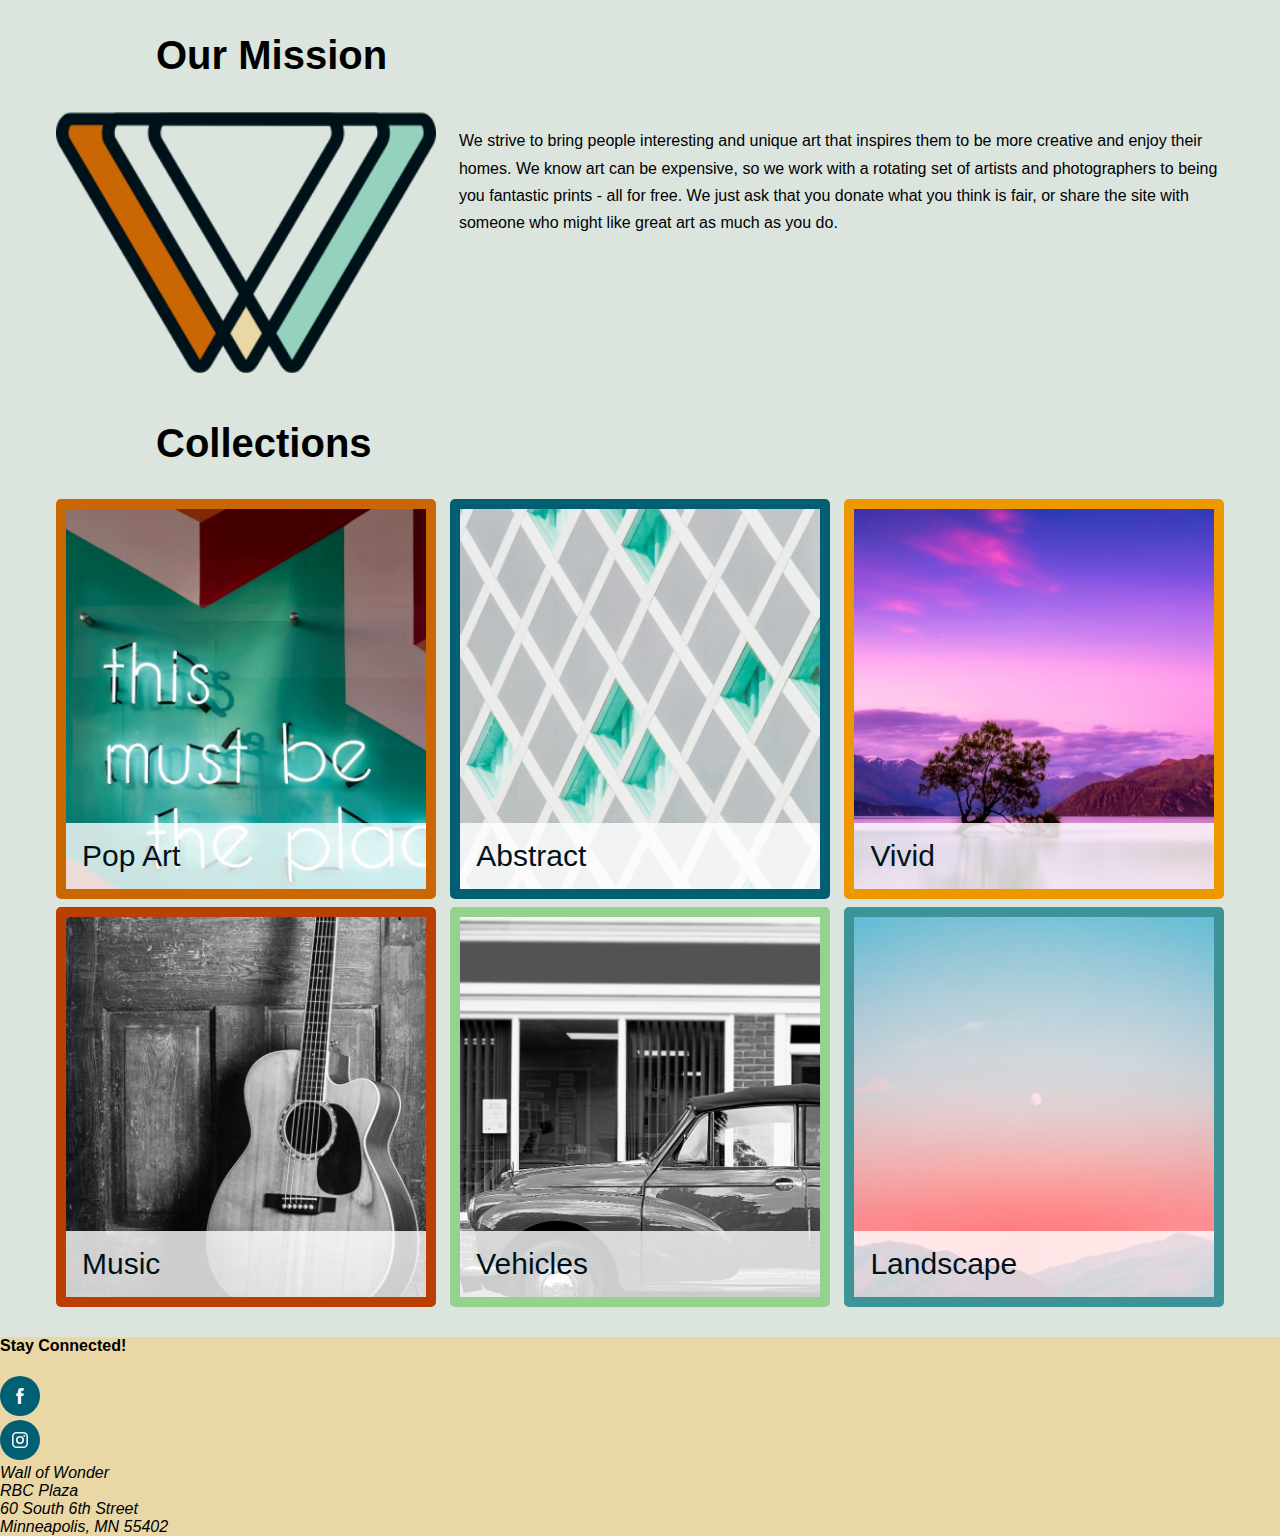
<file: day-1-flexbox/4-flexbox-exercises/4b-mission/end-alt/index.html>
<!DOCTYPE html>
<html lang="en">

<head>
    <meta charset="UTF-8" />
    <meta http-equiv="X-UA-Compatible" content="IE=edge" />
    <meta name="viewport" content="width=device-width, initial-scale=1.0" />
    <title>Collections</title>
    <link href="css/style.css" rel="stylesheet" />
</head>

<body>
    <section id="mission">
        <h2>Our Mission</h2>
        <div class="missiontext">
            <p>
                We strive to bring people interesting and unique art that inspires them to be more creative and enjoy their homes. We know art can be expensive, so we work with a rotating set of artists and photographers to being you fantastic prints - all for free.
                We just ask that you donate what you think is fair, or share the site with someone who might like great art as much as you do.
            </p>
            <figure>
                <img src="img/logo.png" alt="Logo for Wall of Wonder." class="missionimg" />
            </figure>
        </div>
    </section>
    <section id="collections">
        <h2>Collections</h2>
        <ul>
            <li>
                <figure class="color7">
                    <img src="img/pop-art.jpg" alt="Pop Art: This must be the place" />
                    <figcaption><a href="#">Pop Art</a></figcaption>
                </figure>
            </li>
            <li>
                <figure class="color2">
                    <img src="img/abstract.jpg" alt="Abstract: grey and green squares." />
                    <figcaption><a href="#">Abstract</a></figcaption>
                </figure>
            </li>
            <li>
                <figure class="color6">
                    <img src="img/vivid.jpg" alt="Tree on island in lake with purple sunrise." />
                    <figcaption><a href="#">Vivid</a></figcaption>
                </figure>
            </li>
            <li>
                <figure class="color8">
                    <img src="img/music.jpg" alt="Music: guitar leaning against wall." />
                    <figcaption><a href="#">Music</a></figcaption>
                </figure>
            </li>
            <li>
                <figure class="color4">
                    <img src="img/vehicles.jpg" alt="Vehicles: 1930's car on street." />
                    <figcaption><a href="#">Vehicles</a></figcaption>
                </figure>
            </li>
            <li>
                <figure class="color3">
                    <img src="img/landscape.jpg" alt="Landscape: moonrise over tree-covered mountains." />
                    <figcaption><a href="#">Landscape</a></figcaption>
                </figure>
            </li>
        </ul>
    </section>
    <footer>
        <div class="social">
            <h4>Stay Connected!</h4>
            <ul>
                <li>
                    <a href="https://www.facebook.com" target="_blank"><img src="img/facebook-icon.svg" alt="Visit us at Facebook." /></a>
                </li>
                <li>
                    <a href="https://www.instagram.com" target="_blank"><img src="img/instagram-icon.svg" alt="Visit us on Instagram." /></a>
                </li>
            </ul>
        </div>
        <address>
        Wall of Wonder <br />
        RBC Plaza<br />
        60 South 6th Street<br />
        Minneapolis, MN 55402
      </address>
    </footer>
</body>

</html>
</file>
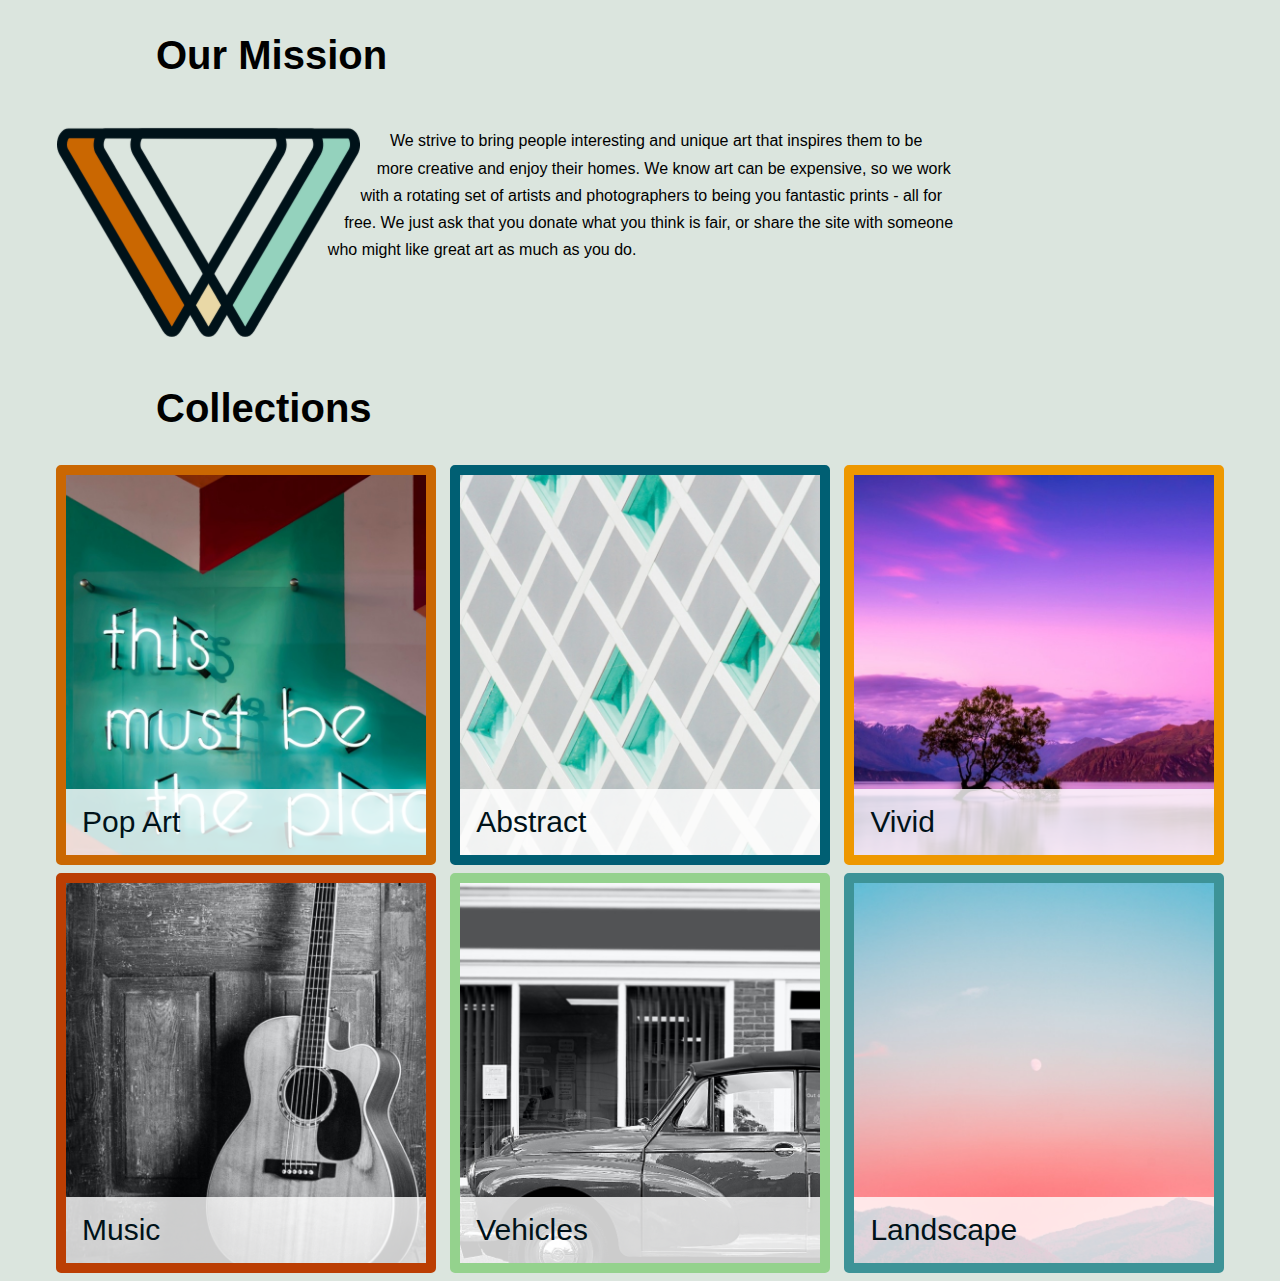
<file: day-1-flexbox/4-flexbox-exercises/4b-mission/end/index.html>
<!DOCTYPE html>
<html lang="en">

<head>
    <meta charset="UTF-8" />
    <meta http-equiv="X-UA-Compatible" content="IE=edge" />
    <meta name="viewport" content="width=device-width, initial-scale=1.0" />
    <title>Collections</title>
    <link href="css/style.css" rel="stylesheet" />
</head>

<body>
    <section id="mission">
        <h2>Our Mission</h2>
        <div class="missiontext">
            <p>
                <img src="img/logo2.png" alt="Logo for Wall of Wonder." class="missionimg" /> We strive to bring people interesting and unique art that inspires them to be more creative and enjoy their homes. We know art can be expensive, so we work with
                a rotating set of artists and photographers to being you fantastic prints - all for free. We just ask that you donate what you think is fair, or share the site with someone who might like great art as much as you do.
            </p>
        </div>
    </section>
    <section id="collections">
        <h2>Collections</h2>
        <ul>
            <li>
                <figure class="color7">
                    <img src="img/pop-art.jpg" alt="Pop Art: This must be the place" />
                    <figcaption><a href="#">Pop Art</a></figcaption>
                </figure>
            </li>
            <li>
                <figure class="color2">
                    <img src="img/abstract.jpg" alt="Abstract: grey and green squares." />
                    <figcaption><a href="#">Abstract</a></figcaption>
                </figure>
            </li>
            <li>
                <figure class="color6">
                    <img src="img/vivid.jpg" alt="Tree on island in lake with purple sunrise." />
                    <figcaption><a href="#">Vivid</a></figcaption>
                </figure>
            </li>
            <li>
                <figure class="color8">
                    <img src="img/music.jpg" alt="Music: guitar leaning against wall." />
                    <figcaption><a href="#">Music</a></figcaption>
                </figure>
            </li>
            <li>
                <figure class="color4">
                    <img src="img/vehicles.jpg" alt="Vehicles: 1930's car on street." />
                    <figcaption><a href="#">Vehicles</a></figcaption>
                </figure>
            </li>
            <li>
                <figure class="color3">
                    <img src="img/landscape.jpg" alt="Landscape: moonrise over tree-covered mountains." />
                    <figcaption><a href="#">Landscape</a></figcaption>
                </figure>
            </li>
        </ul>
    </section>
</body>

</html>
</file>
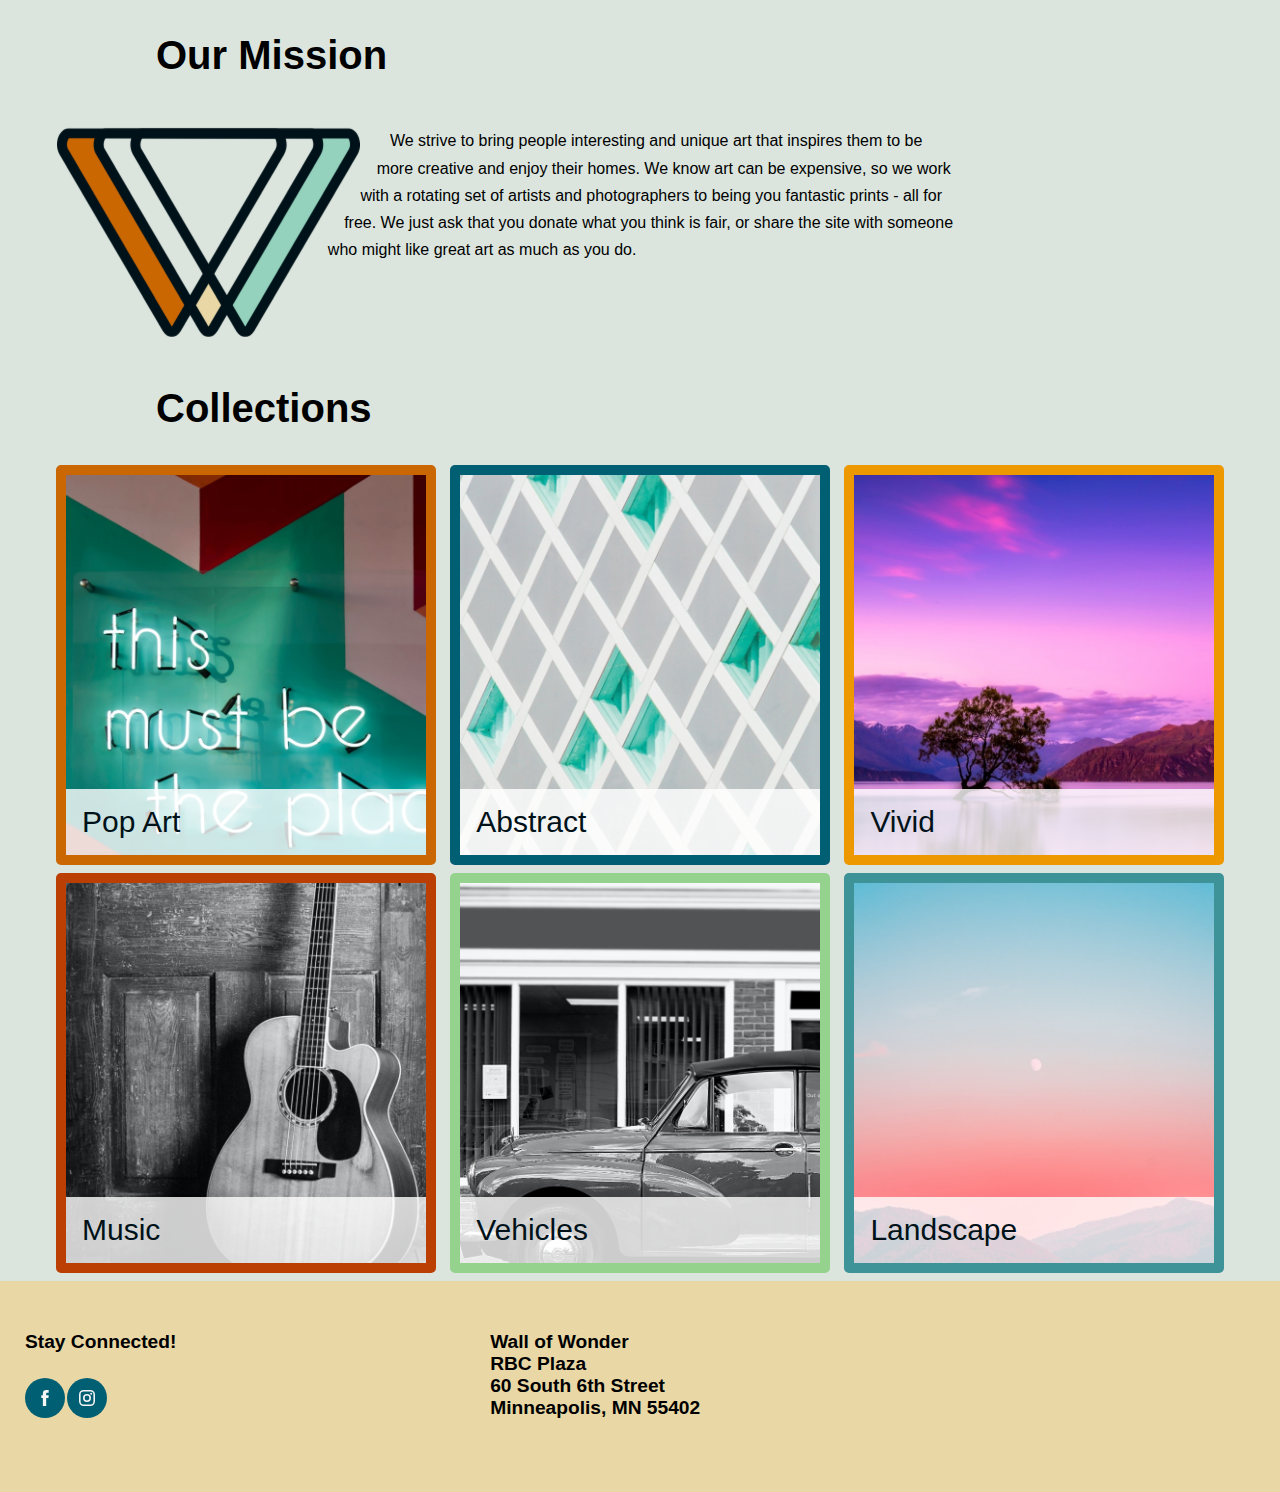
<file: day-1-flexbox/4-flexbox-exercises/4c-footer/begin/index.html>
<!DOCTYPE html>
<html lang="en">

<head>
    <meta charset="UTF-8" />
    <meta http-equiv="X-UA-Compatible" content="IE=edge" />
    <meta name="viewport" content="width=device-width, initial-scale=1.0" />
    <title>Collections</title>
    <link href="css/style.css" rel="stylesheet" />
</head>

<body>
    <section id="mission">
        <h2>Our Mission</h2>
        <div class="missiontext">
            <p>
                <img src="img/logo2.png" alt="Logo for Wall of Wonder." class="missionimg" /> We strive to bring people interesting and unique art that inspires them to be more creative and enjoy their homes. We know art can be expensive, so we work with
                a rotating set of artists and photographers to being you fantastic prints - all for free. We just ask that you donate what you think is fair, or share the site with someone who might like great art as much as you do.
            </p>
        </div>
    </section>
    <section id="collections">
        <h2>Collections</h2>
        <ul>
            <li>
                <figure class="color7">
                    <img src="img/pop-art.jpg" alt="Pop Art: This must be the place" />
                    <figcaption><a href="#">Pop Art</a></figcaption>
                </figure>
            </li>
            <li>
                <figure class="color2">
                    <img src="img/abstract.jpg" alt="Abstract: grey and green squares." />
                    <figcaption><a href="#">Abstract</a></figcaption>
                </figure>
            </li>
            <li>
                <figure class="color6">
                    <img src="img/vivid.jpg" alt="Tree on island in lake with purple sunrise." />
                    <figcaption><a href="#">Vivid</a></figcaption>
                </figure>
            </li>
            <li>
                <figure class="color8">
                    <img src="img/music.jpg" alt="Music: guitar leaning against wall." />
                    <figcaption><a href="#">Music</a></figcaption>
                </figure>
            </li>
            <li>
                <figure class="color4">
                    <img src="img/vehicles.jpg" alt="Vehicles: 1930's car on street." />
                    <figcaption><a href="#">Vehicles</a></figcaption>
                </figure>
            </li>
            <li>
                <figure class="color3">
                    <img src="img/landscape.jpg" alt="Landscape: moonrise over tree-covered mountains." />
                    <figcaption><a href="#">Landscape</a></figcaption>
                </figure>
            </li>
        </ul>
    </section>
    <footer>
        <div class="social">
            <h4>Stay Connected!</h4>
            <ul>
                <li>
                    <a href="https://www.facebook.com" target="_blank"><img src="img/facebook-icon.svg" alt="Visit us at Facebook." /></a>
                </li>
                <li>
                    <a href="https://www.instagram.com" target="_blank"><img src="img/instagram-icon.svg" alt="Visit us on Instagram." /></a>
                </li>
            </ul>
        </div>
        <address>
        Wall of Wonder <br />
        RBC Plaza<br />
        60 South 6th Street<br />
        Minneapolis, MN 55402
      </address>
    </footer>
</body>

</html>
</file>
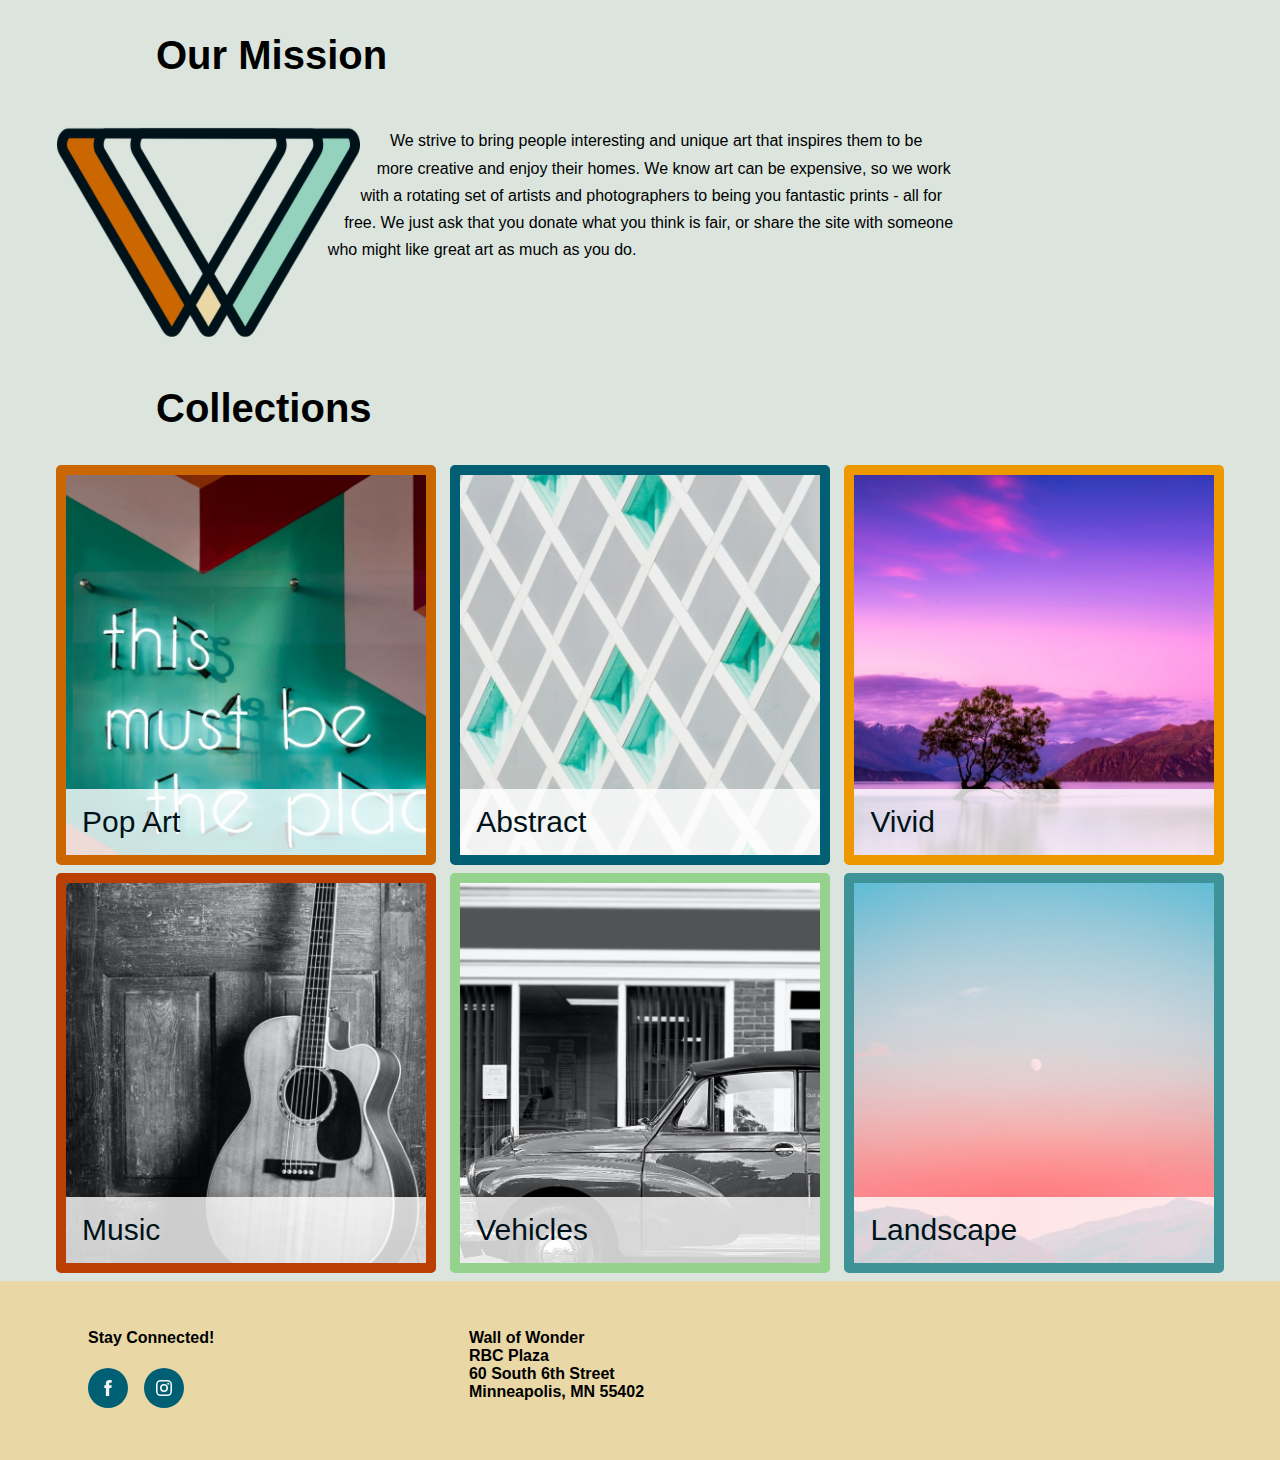
<file: day-1-flexbox/4-flexbox-exercises/4c-footer/end/index.html>
<!DOCTYPE html>
<html lang="en">

<head>
    <meta charset="UTF-8" />
    <meta http-equiv="X-UA-Compatible" content="IE=edge" />
    <meta name="viewport" content="width=device-width, initial-scale=1.0" />
    <title>Collections</title>
    <link href="css/style.css" rel="stylesheet" />
</head>

<body>
    <section id="mission">
        <h2>Our Mission</h2>
        <div class="missiontext">
            <p>
                <img src="img/logo2.png" alt="Logo for Wall of Wonder." class="missionimg" /> We strive to bring people interesting and unique art that inspires them to be more creative and enjoy their homes. We know art can be expensive, so we work with
                a rotating set of artists and photographers to being you fantastic prints - all for free. We just ask that you donate what you think is fair, or share the site with someone who might like great art as much as you do.
            </p>
        </div>
    </section>
    <section id="collections">
        <h2>Collections</h2>
        <ul>
            <li>
                <figure class="color7">
                    <img src="img/pop-art.jpg" alt="Pop Art: This must be the place" />
                    <figcaption><a href="#">Pop Art</a></figcaption>
                </figure>
            </li>
            <li>
                <figure class="color2">
                    <img src="img/abstract.jpg" alt="Abstract: grey and green squares." />
                    <figcaption><a href="#">Abstract</a></figcaption>
                </figure>
            </li>
            <li>
                <figure class="color6">
                    <img src="img/vivid.jpg" alt="Tree on island in lake with purple sunrise." />
                    <figcaption><a href="#">Vivid</a></figcaption>
                </figure>
            </li>
            <li>
                <figure class="color8">
                    <img src="img/music.jpg" alt="Music: guitar leaning against wall." />
                    <figcaption><a href="#">Music</a></figcaption>
                </figure>
            </li>
            <li>
                <figure class="color4">
                    <img src="img/vehicles.jpg" alt="Vehicles: 1930's car on street." />
                    <figcaption><a href="#">Vehicles</a></figcaption>
                </figure>
            </li>
            <li>
                <figure class="color3">
                    <img src="img/landscape.jpg" alt="Landscape: moonrise over tree-covered mountains." />
                    <figcaption><a href="#">Landscape</a></figcaption>
                </figure>
            </li>
        </ul>
    </section>
    <div class="footer">
        <footer>
            <div class="social">
                <h4>Stay Connected!</h4>
                <ul>
                    <li>
                        <a href="https://www.facebook.com" target="_blank"><img src="img/facebook-icon.svg" alt="Visit us at Facebook." /></a>
                    </li>
                    <li>
                        <a href="https://www.instagram.com" target="_blank"><img src="img/instagram-icon.svg" alt="Visit us on Instagram." /></a>
                    </li>
                </ul>
            </div>
            <address>
          Wall of Wonder <br />
          RBC Plaza<br />
          60 South 6th Street<br />
          Minneapolis, MN 55402
        </address>
        </footer>
    </div>
</body>

</html>
</file>
<file: day-1-flexbox/5-header-navbar/begin/css/style.css>
/* colors - see style guide for docs. 
Clearly there is more you could place in variables, up to you if you want to use them. My answer does not go beyond colors to keep the code easier to read. */

:root {
    --color1: #001219;
    --color2: #005f73;
    --color3: #3d9397;
    --color4: #94d28d;
    --color5: #e9d8a6;
    --color6: #ee9800;
    --color7: #ca6702;
    --color8: #bb3e03;
    --color9: #ae2012;
    --color10: #9b2226;
}


/* generic site styles */

html {
    box-sizing: border-box;
}

*,
*::before,
*::after {
    box-sizing: inherit;
}

body {
    font-family: 'Segoe UI', Tahoma, Geneva, Verdana, sans-serif;
    background-color: #DBE5DE;
    padding: 0;
    margin: 0;
}

section {
    max-width: 1200px;
    margin: 0 auto;
    padding: 0 1rem;
}

section h2 {
    font-size: 2.5rem;
}

section ul {
    list-style-type: none;
    padding: 0;
    margin: 0;
}

/* header and nav styles */
.header {
    background-color: var(--color5);
}

header {
    padding: 1rem;
    max-width: 1200px;
    margin: 0 auto;
}

/* navigation - universal across breakpoints */

nav ul {
    list-style-type: none;
    margin: 0;
    padding: 0;
    display: flex;
    flex-flow: row wrap;
    justify-content: space-around;
    align-items: space-between;
}

nav li {
    flex-basis: 48%;
    margin-bottom: 0.5rem;
}

nav li:first-child {
    flex-basis: 100%;
    text-align: center;
    background-color: none;
}

nav a {
    background-color: var(--color10);
    text-decoration: none;
    font-size: 1.2rem;
    color: white;
    display: block;
    padding: 0.5rem;
    border-radius: 5px;
    text-align: center;
}

nav Li:first-child a {
    background-color: transparent;
}

nav a:hover {
    background-color: var(--color1);
    color: var(--color5);
}

/* To keep mobile screens from being stupid long, consider setting a max height on the images and hide the overflow. 

Spelled out the individual border styles so border-color could go elsewhere. Styling is the same for all borders except the color. */

figure {
    margin: 0 0 0.5rem 0;
    padding: 0;
    max-height: 400px;
    overflow: hidden;
    position: relative;
    border-width: 10px;
    border-style: solid;
    border-radius: 5px;
}


/* strange open space at the bottom of the box which shows through the transparent overlay - this kills it */

figure img {
    margin-bottom: -4px;
    width: 100%;
    object-fit: cover;
    object-position: 0 -150px;
}

figcaption {
    background-color: rgba(255, 255, 255, 0.8);
    font-size: 1.875rem;
    position: absolute;
    bottom: 0;
    width: 100%;
    margin: 0;
    padding: 0;
}


/* make the a have a big clickable area with display: block - the link occupies its containing element, the figcaption */

figcaption a {
    display: block;
    padding: 1rem;
    text-decoration: none;
    color: var(--color1);
}


/* style is doing double duty, styling border color and hover color. Only one declaration usually applies though.  */

.color2,
.color2 a:hover {
    border-color: var(--color2);
    color: var(--color2);
}

.color3,
.color3 a:hover {
    border-color: var(--color3);
    color: var(--color3);
}

.color4,
.color4 a:hover {
    border-color: var(--color4);
    color: var(--color4);
}

.color6,
.color6 a:hover {
    border-color: var(--color6);
    color: var(--color6);
}

.color7,
.color7 a:hover {
    border-color: var(--color7);
    color: var(--color7);
}

.color8,
.color8 a:hover {
    border-color: var(--color8);
    color: var(--color8);
}


/* mission styles */

#mission {
    margin-bottom: 3rem;
}

.missiontext {
    display: block;
    line-height: 1.7;
}

.missionimg {
    max-height: 100px;
    display: block;
}


/* footer styles */


/* color stretches to 100% of the page width */

.footer {
    background-color: var(--color5);
}


/* width limited and centered to line up with the rest of the page */

footer {
    padding: 3rem;
    display: flex;
    flex-flow: column wrap;
    max-width: 1200px;
    margin: 0 auto;
}


/* h4 top margin comes from the browser - it prevents the top of the .social element and the address from aligning */

footer h4 {
    margin-top: 0;
}

footer ul {
    list-style-type: none;
    padding: 0;
    margin: 0;
    display: flex;
    flex-flow: row wrap;
}


/* we want a constant distance between the buttons so they remain clickable at all times. flex-basis doesn't do that - sometimes the buttons are too close together. */

footer li {
    margin-right: 1rem;
}

footer address {
    font-style: normal;
    margin-top: 2rem;
    font-weight: bold;
}


/* turn on flexbox here - prior to this, elements stacked individually as blocks */

@media (min-width: 550px) {
    section ul,
    footer {
        display: flex;
        flex-flow: row wrap;
        justify-content: space-between;
    }
    section li,
    .social,
    address {
        flex-basis: 49.5%;
    }
    /* turn off object position, inherit object-fit: cover */
    figure img {
        object-position: 0;
    }
    /* display: flow-root clears the float!!!! max-width keeps the text line length shorter */
    .missiontext {
        display: flow-root;
        max-width: 900px;
    }
    /* working with an image with a wide width so we have flexibility to set the shape-outside polygon points where we want. The edges of the image limit their placement. In Firefox, you can draw with shape-outside in browser tools */
    .missionimg {
        float: left;
        shape-outside: polygon(35.84% 94.87%, 34.64% 87.05%, 51.64% 4.06%, 55.1% 2.38%);
        max-height: 211px;
    }
    /* remove the top margin assigned above that provided space between .social and address */
    footer address {
        margin-top: 0;
    }

    /* nav */
    nav ul {
        justify-content: center;
        gap: 1.2em;
    }

    nav li {
        flex-basis: auto;
        margin-bottom: 0;
    }

    nav a {
        color: var(--color1);
        background-color: transparent;
    }

    nav a:hover {
        color: var(--color2);
        background-color: transparent;
    }
}

@media (min-width: 800px) {
    section h2 {
        margin-left: 100px;
    }
    section li,
    .social {
        flex-basis: 32.5%;
    }
    address {
        flex-basis: 65.5%;
    }

    /* nav */
    nav ul {
        justify-content: flex-end;
    }
    nav li:first-child {
        flex-basis: auto;
        margin: 0 auto;
        order: 2;
    }

    nav li:nth-child(4),
    nav li:nth-child(5) {
        order: 3;
    }
}
</file>
<file: day-1-flexbox/5-header-navbar/end/css/style.css>
/* colors - see style guide for docs. 
Clearly there is more you could place in variables, up to you if you want to use them. My answer does not go beyond colors to keep the code easier to read. */

:root {
    --color1: #001219;
    --color2: #005f73;
    --color3: #3d9397;
    --color4: #94d28d;
    --color5: #e9d8a6;
    --color6: #ee9800;
    --color7: #ca6702;
    --color8: #bb3e03;
    --color9: #ae2012;
    --color10: #9b2226;
}


/* generic site styles */

html {
    box-sizing: border-box;
}

*,
*::before,
*::after {
    box-sizing: inherit;
}

body {
    font-family: 'Segoe UI', Tahoma, Geneva, Verdana, sans-serif;
    background-color: #DBE5DE;
    padding: 0;
    margin: 0;
}

section {
    max-width: 1200px;
    margin: 0 auto;
    padding: 0 1rem;
}

section h2 {
    font-size: 2.5rem;
}

section ul {
    list-style-type: none;
    padding: 0;
    margin: 0;
}


/* header and nav styles */


/* stretches completely across the page with the color */

.header {
    background-color: var(--color5);
}


/* width limited and centered to line up with the rest of the page */

header {
    padding: 1rem;
    max-width: 1200px;
    margin: 0 auto;
}


/* navigation styling - universal across breakpoints */

nav ul {
    list-style-type: none;
    padding: 0;
    margin: 0;
}


/* I cover CSS-only hamburger buttons in my Advanced CSS Layouts course.

Here, because the nav is short, let's try a 4 button layout at the top of the screen.
*/

nav ul {
    display: flex;
    flex-flow: row wrap;
    justify-content: space-around;
    align-items: space-between;
}

nav li {
    flex-basis: 48%;
    margin-bottom: 0.5rem;
}

nav li:first-child {
    flex-basis: 100%;
    text-align: center;
}

nav li:first-child a {
    background-color: transparent;
}

nav a {
    text-decoration: none;
    font-size: 1.2rem;
    color: white;
    display: block;
    padding: 0.5rem;
    text-align: center;
    background-color: var(--color10);
    border-radius: 5px;
}

nav a:hover {
    background-color: var(--color1);
    color: var(--color5);
}


/* To keep mobile screens from being stupid long, consider setting a max height on the images and hide the overflow. 

Spelled out the individual border styles so border-color could go elsewhere. Styling is the same for all borders except the color. */

figure {
    margin: 0 0 0.5rem 0;
    padding: 0;
    max-height: 400px;
    overflow: hidden;
    position: relative;
    border-width: 10px;
    border-style: solid;
    border-radius: 5px;
}


/* strange open space at the bottom of the box which shows through the transparent overlay - this kills it */

figure img {
    margin-bottom: -4px;
    width: 100%;
    object-fit: cover;
    object-position: 0 -150px;
}

figcaption {
    background-color: rgba(255, 255, 255, 0.8);
    font-size: 1.875rem;
    position: absolute;
    bottom: 0;
    width: 100%;
    margin: 0;
    padding: 0;
}


/* make the a have a big clickable area with display: block - the link occupies its containing element, the figcaption */

figcaption a {
    display: block;
    padding: 1rem;
    text-decoration: none;
    color: var(--color1);
}


/* style is doing double duty, styling border color and hover color. Only one declaration usually applies though.  */

.color2,
.color2 a:hover {
    border-color: var(--color2);
    color: var(--color2);
}

.color3,
.color3 a:hover {
    border-color: var(--color3);
    color: var(--color3);
}

.color4,
.color4 a:hover {
    border-color: var(--color4);
    color: var(--color4);
}

.color6,
.color6 a:hover {
    border-color: var(--color6);
    color: var(--color6);
}

.color7,
.color7 a:hover {
    border-color: var(--color7);
    color: var(--color7);
}

.color8,
.color8 a:hover {
    border-color: var(--color8);
    color: var(--color8);
}


/* mission styles */

#mission {
    margin-bottom: 3rem;
}

.missiontext {
    display: block;
    line-height: 1.7;
}

.missionimg {
    max-height: 100px;
    display: block;
}


/* footer styles */


/* color stretches to 100% of the page width */

.footer {
    background-color: var(--color5);
}


/* width limited and centered to line up with the rest of the page */

footer {
    padding: 3rem;
    display: flex;
    flex-flow: column wrap;
    max-width: 1200px;
    margin: 0 auto;
}


/* h4 top margin comes from the browser - it prevents the top of the .social element and the address from aligning */

footer h4 {
    margin-top: 0;
}

footer ul {
    list-style-type: none;
    padding: 0;
    margin: 0;
    display: flex;
    flex-flow: row wrap;
}


/* we want a constant distance between the buttons so they remain clickable at all times. flex-basis doesn't do that - sometimes the buttons are too close together. */

footer li {
    margin-right: 1rem;
}

footer address {
    font-style: normal;
    margin-top: 2rem;
    font-weight: bold;
}


/* turn on flexbox here - prior to this, elements stacked individually as blocks */

@media (min-width: 550px) {
    section ul,
    footer {
        display: flex;
        flex-flow: row wrap;
        justify-content: space-between;
    }
    section li,
    .social,
    address {
        flex-basis: 49.5%;
    }
    /* turn off object position, inherit object-fit: cover */
    figure img {
        object-position: 0;
    }
    /* display: flow-root clears the float!!!! max-width keeps the text line length shorter */
    .missiontext {
        display: flow-root;
        max-width: 900px;
    }
    /* working with an image with a wide width so we have flexibility to set the shape-outside polygon points where we want. The edges of the image limit their placement. In Firefox, you can draw with shape-outside in browser tools */
    .missionimg {
        float: left;
        shape-outside: polygon(35.84% 94.87%, 34.64% 87.05%, 51.64% 4.06%, 55.1% 2.38%);
        max-height: 211px;
    }
    /* remove the top margin assigned above that provided space between .social and address */
    footer address {
        margin-top: 0;
    }
    /* header/nav layout */
    header {
        padding: 3rem;
    }
    /* navigation: logo on the top line, the rest of the navigation on the second line */
    nav ul {
        justify-content: center;
        gap: 1.2em;
    }
    nav li {
        flex-basis: auto;
        margin-bottom: 0;
    }
    nav a {
        color: var(--color1);
        background-color: transparent;
        padding: 0;
    }
    nav a:hover {
        color: var(--color2);
        background-color: transparent;
    }
}

@media (min-width: 800px) {
    section h2 {
        margin-left: 100px;
    }
    section li,
    .social {
        flex-basis: 32.5%;
    }
    address {
        flex-basis: 65.5%;
    }
    /* navigation - logo in the center */
    nav ul {
        justify-content: flex-end;
    }
    nav li:first-child {
        flex-basis: auto;
        margin: 0 auto;
        order: 2;
    }
    nav li:nth-child(2),
    nav li:nth-child(3) {
        order: 1;
    }
    nav li:nth-child(4),
    nav li:nth-child(5) {
        order: 3;
    }
}
</file>
<file: day-1-flexbox/6-responsive-images/end/css/style.css>
/* colors - see style guide for docs. 
Clearly there is more you could place in variables, up to you if you want to use them. My answer does not go beyond colors to keep the code easier to read. */

:root {
    --color1: #001219;
    --color2: #005f73;
    --color3: #3d9397;
    --color4: #94d28d;
    --color5: #e9d8a6;
    --color6: #ee9800;
    --color7: #ca6702;
    --color8: #bb3e03;
    --color9: #ae2012;
    --color10: #9b2226;
}


/* generic site styles */

html {
    box-sizing: border-box;
}

*,
*::before,
*::after {
    box-sizing: inherit;
}

body {
    font-family: 'Segoe UI', Tahoma, Geneva, Verdana, sans-serif;
    background-color: #DBE5DE;
    padding: 0;
    margin: 0;
}

section {
    max-width: 1200px;
    margin: 0 auto;
    padding: 0 1rem;
}

section h2 {
    font-size: 2.5rem;
}

section ul {
    list-style-type: none;
    padding: 0;
    margin: 0;
}


/* header and nav styles */


/* stretches completely across the page with the color */

.header {
    background-color: var(--color5);
}


/* width limited and centered to line up with the rest of the page */

header {
    padding: 1rem;
    max-width: 1200px;
    margin: 0 auto;
}


/* navigation styling - universal across breakpoints */

nav ul {
    list-style-type: none;
    padding: 0;
    margin: 0;
}


/* I cover CSS-only hamburger buttons in my Advanced CSS Layouts course.

Here, because the nav is short, let's try a 4 button layout at the top of the screen.
*/

nav ul {
    display: flex;
    flex-flow: row wrap;
    justify-content: space-around;
    align-items: space-between;
}

nav li {
    flex-basis: 48%;
    margin-bottom: 0.5rem;
}

nav li:first-child {
    flex-basis: 100%;
    text-align: center;
}

nav li:first-child a {
    background-color: transparent;
}

nav a {
    text-decoration: none;
    font-size: 1.2rem;
    color: white;
    display: block;
    padding: 0.5rem;
    text-align: center;
    background-color: var(--color10);
    border-radius: 5px;
}

nav a:hover {
    background-color: var(--color1);
    color: var(--color5);
}


/* hero styles */

#hero {
    background-color: var(--color7);
    text-align: center;
    max-width: 100%;
    padding: 0;
    margin: 0;
}

#hero img {
    max-width: 100%;
    max-height: 454px;
}


/* To keep mobile screens from being stupid long, consider setting a max height on the images and hide the overflow. 

Spelled out the individual border styles so border-color could go elsewhere. Styling is the same for all borders except the color. */

figure {
    margin: 0 0 0.5rem 0;
    padding: 0;
    max-height: 400px;
    overflow: hidden;
    position: relative;
    border-width: 10px;
    border-style: solid;
    border-radius: 5px;
}


/* strange open space at the bottom of the box which shows through the transparent overlay - this kills it */

figure img {
    margin-bottom: -4px;
    width: 100%;
    object-fit: cover;
    object-position: 0 -150px;
}

figcaption {
    background-color: rgba(255, 255, 255, 0.8);
    font-size: 1.875rem;
    position: absolute;
    bottom: 0;
    width: 100%;
    margin: 0;
    padding: 0;
}


/* make the a have a big clickable area with display: block - the link occupies its containing element, the figcaption */

figcaption a {
    display: block;
    padding: 1rem;
    text-decoration: none;
    color: var(--color1);
}


/* featured image styles */

#featured figure {
    max-height: 650px;
}

#featured img {
    object-position: 0;
}


/* style is doing double duty, styling border color and hover color. Only one declaration usually applies though.  */

.color2,
.color2 a:hover {
    border-color: var(--color2);
    color: var(--color2);
}

.color3,
.color3 a:hover {
    border-color: var(--color3);
    color: var(--color3);
}

.color4,
.color4 a:hover {
    border-color: var(--color4);
    color: var(--color4);
}

.color6,
.color6 a:hover {
    border-color: var(--color6);
    color: var(--color6);
}

.color7,
.color7 a:hover {
    border-color: var(--color7);
    color: var(--color7);
}

.color8,
.color8 a:hover {
    border-color: var(--color8);
    color: var(--color8);
}


/* mission styles */

#mission {
    margin-bottom: 3rem;
}

.missiontext {
    display: block;
    line-height: 1.7;
}

.missionimg {
    max-height: 100px;
    display: block;
}


/* footer styles */


/* color stretches to 100% of the page width */

.footer {
    background-color: var(--color5);
}


/* width limited and centered to line up with the rest of the page */

footer {
    padding: 3rem;
    display: flex;
    flex-flow: column wrap;
    max-width: 1200px;
    margin: 0 auto;
}


/* h4 top margin comes from the browser - it prevents the top of the .social element and the address from aligning */

footer h4 {
    margin-top: 0;
}

footer ul {
    list-style-type: none;
    padding: 0;
    margin: 0;
    display: flex;
    flex-flow: row wrap;
}


/* we want a constant distance between the buttons so they remain clickable at all times. flex-basis doesn't do that - sometimes the buttons are too close together. */

footer li {
    margin-right: 1rem;
}

footer address {
    font-style: normal;
    margin-top: 2rem;
    font-weight: bold;
}


/* turn on flexbox here - prior to this, elements stacked individually as blocks */

@media (min-width: 550px) {
    section ul,
    footer {
        display: flex;
        flex-flow: row wrap;
        justify-content: space-between;
    }
    section li,
    .social,
    address {
        flex-basis: 49.5%;
    }
    /* turn off object position, inherit object-fit: cover */
    figure img {
        object-position: 0;
    }
    /* display: flow-root clears the float!!!! max-width keeps the text line length shorter */
    .missiontext {
        display: flow-root;
        max-width: 900px;
    }
    /* working with an image with a wide width so we have flexibility to set the shape-outside polygon points where we want. The edges of the image limit their placement. In Firefox, you can draw with shape-outside in browser tools */
    .missionimg {
        float: left;
        shape-outside: polygon(35.84% 94.87%, 34.64% 87.05%, 51.64% 4.06%, 55.1% 2.38%);
        max-height: 211px;
    }
    /* remove the top margin assigned above that provided space between .social and address */
    footer address {
        margin-top: 0;
    }
    /* header/nav layout */
    header {
        padding: 3rem;
    }
    /* navigation: logo on the top line, the rest of the navigation on the second line */
    nav ul {
        justify-content: center;
        gap: 1.2em;
    }
    nav li {
        flex-basis: auto;
        margin-bottom: 0;
    }
    nav a {
        color: var(--color1);
        background-color: transparent;
        padding: 0;
    }
    nav a:hover {
        color: var(--color2);
        background-color: transparent;
    }
}

@media (min-width: 800px) {
    section h2 {
        margin-left: 100px;
    }
    section li,
    .social {
        flex-basis: 32.5%;
    }
    address {
        flex-basis: 65.5%;
    }
    /* navigation - logo in the center */
    nav ul {
        justify-content: flex-end;
    }
    nav li:first-child {
        flex-basis: auto;
        margin: 0 auto;
        order: 2;
    }
    nav li:nth-child(2),
    nav li:nth-child(3) {
        order: 1;
    }
    nav li:nth-child(4),
    nav li:nth-child(5) {
        order: 3;
    }
}
</file>
<file: day-1-flexbox/7-wrapup/begin/css/style.css>
/* colors - see style guide for docs. 
Clearly there is more you could place in variables, up to you if you want to use them. My answer does not go beyond colors to keep the code easier to read. */

:root {
    --color1: #001219;
    --color2: #005f73;
    --color3: #3d9397;
    --color4: #94d28d;
    --color5: #e9d8a6;
    --color6: #ee9800;
    --color7: #ca6702;
    --color8: #bb3e03;
    --color9: #ae2012;
    --color10: #9b2226;
}


/* generic site styles */

html {
    box-sizing: border-box;
}

*,
*::before,
*::after {
    box-sizing: inherit;
}

body {
    font-family: 'Segoe UI', Tahoma, Geneva, Verdana, sans-serif;
    background-color: #DBE5DE;
    padding: 0;
    margin: 0;
}

section {
    max-width: 1200px;
    margin: 0 auto;
    padding: 0 1rem;
}

section h2 {
    font-size: 2.5rem;
}

section ul {
    list-style-type: none;
    padding: 0;
    margin: 0;
}


/* header and nav styles */


/* stretches completely across the page with the color */

.header {
    background-color: var(--color5);
}


/* width limited and centered to line up with the rest of the page */

header {
    padding: 1rem;
    max-width: 1200px;
    margin: 0 auto;
}


/* navigation styling - universal across breakpoints */

nav ul {
    list-style-type: none;
    padding: 0;
    margin: 0;
}


/* I cover CSS-only hamburger buttons in my Advanced CSS Layouts course.

Here, because the nav is short, let's try a 4 button layout at the top of the screen.
*/

nav ul {
    display: flex;
    flex-flow: row wrap;
    justify-content: space-around;
    align-items: space-between;
}

nav li {
    flex-basis: 48%;
    margin-bottom: 0.5rem;
}

nav li:first-child {
    flex-basis: 100%;
    text-align: center;
}

nav li:first-child a {
    background-color: transparent;
}

nav a {
    text-decoration: none;
    font-size: 1.2rem;
    color: white;
    display: block;
    padding: 0.5rem;
    text-align: center;
    background-color: var(--color10);
    border-radius: 5px;
}

nav a:hover {
    background-color: var(--color1);
    color: var(--color5);
}


/* hero styles */

#hero {
    background-color: var(--color7);
    text-align: center;
    max-width: 100%;
    padding: 0;
    margin: 0;
}

#hero img {
    max-width: 100%;
    max-height: 454px;
}


/* To keep mobile screens from being stupid long, consider setting a max height on the images and hide the overflow. 

Spelled out the individual border styles so border-color could go elsewhere. Styling is the same for all borders except the color. */

figure {
    margin: 0 0 0.5rem 0;
    padding: 0;
    max-height: 400px;
    overflow: hidden;
    position: relative;
    border-width: 10px;
    border-style: solid;
    border-radius: 5px;
}


/* strange open space at the bottom of the box which shows through the transparent overlay - this kills it */

figure img {
    margin-bottom: -4px;
    width: 100%;
    object-fit: cover;
    object-position: 0 -150px;
}

figcaption {
    background-color: rgba(255, 255, 255, 0.8);
    font-size: 1.875rem;
    position: absolute;
    bottom: 0;
    width: 100%;
    margin: 0;
    padding: 0;
}


/* make the a have a big clickable area with display: block - the link occupies its containing element, the figcaption */

figcaption a {
    display: block;
    padding: 1rem;
    text-decoration: none;
    color: var(--color1);
}


/* featured image styles */

#featured figure {
    max-height: 650px;
}

#featured img {
    object-position: 0;
}


/* style is doing double duty, styling border color and hover color. Only one declaration usually applies though.  */

.color2,
.color2 a:hover {
    border-color: var(--color2);
    color: var(--color2);
}

.color3,
.color3 a:hover {
    border-color: var(--color3);
    color: var(--color3);
}

.color4,
.color4 a:hover {
    border-color: var(--color4);
    color: var(--color4);
}

.color6,
.color6 a:hover {
    border-color: var(--color6);
    color: var(--color6);
}

.color7,
.color7 a:hover {
    border-color: var(--color7);
    color: var(--color7);
}

.color8,
.color8 a:hover {
    border-color: var(--color8);
    color: var(--color8);
}


/* mission styles */

#mission {
    margin-bottom: 3rem;
}

.missiontext {
    display: block;
    line-height: 1.7;
}

.missionimg {
    max-height: 100px;
    display: block;
}

/* popular prints styles */
#popular {
    background-color: var(--color2);
    color: white;
    padding: 1rem
}

/* footer styles */


/* color stretches to 100% of the page width */

.footer {
    background-color: var(--color5);
}


/* width limited and centered to line up with the rest of the page */

footer {
    padding: 3rem;
    display: flex;
    flex-flow: column wrap;
    max-width: 1200px;
    margin: 0 auto;
}


/* h4 top margin comes from the browser - it prevents the top of the .social element and the address from aligning */

footer h4 {
    margin-top: 0;
}

footer ul {
    list-style-type: none;
    padding: 0;
    margin: 0;
    display: flex;
    flex-flow: row wrap;
}


/* we want a constant distance between the buttons so they remain clickable at all times. flex-basis doesn't do that - sometimes the buttons are too close together. */

footer li {
    margin-right: 1rem;
}

footer address {
    font-style: normal;
    margin-top: 2rem;
    font-weight: bold;
}


/* turn on flexbox here - prior to this, elements stacked individually as blocks */

@media (min-width: 550px) {
    section ul,
    footer {
        display: flex;
        flex-flow: row wrap;
        justify-content: space-between;
    }
    section li,
    .social,
    address {
        flex-basis: 49.5%;
    }
    /* turn off object position, inherit object-fit: cover */
    figure img {
        object-position: 0;
    }
    /* display: flow-root clears the float!!!! max-width keeps the text line length shorter */
    .missiontext {
        display: flow-root;
        max-width: 900px;
    }
    /* working with an image with a wide width so we have flexibility to set the shape-outside polygon points where we want. The edges of the image limit their placement. In Firefox, you can draw with shape-outside in browser tools */
    .missionimg {
        float: left;
        shape-outside: polygon(35.84% 94.87%, 34.64% 87.05%, 51.64% 4.06%, 55.1% 2.38%);
        max-height: 211px;
    }

    /* popular items */
    
    .popular-bg {
        flex-basis: 100%;
    }

    .popular-bg figure img {
        max-width: 100%;
        object-fit: fill;
        object-position: 0 -350px;
    }


    /* remove the top margin assigned above that provided space between .social and address */
    footer address {
        margin-top: 0;
    }
    /* header/nav layout */
    header {
        padding: 3rem;
    }
    /* navigation: logo on the top line, the rest of the navigation on the second line */
    nav ul {
        justify-content: center;
        gap: 1.2em;
    }
    nav li {
        flex-basis: auto;
        margin-bottom: 0;
    }
    nav a {
        color: var(--color1);
        background-color: transparent;
        padding: 0;
    }
    nav a:hover {
        color: var(--color2);
        background-color: transparent;
    }
}

@media (min-width: 800px) {
    section h2 {
        margin-left: 100px;
    }
    section li,
    .social,
    .popular-bg {
        flex-basis: 32.5%;
    }
    address {
        flex-basis: 65.5%;
    }
    /* navigation - logo in the center */
    nav ul {
        justify-content: flex-end;
    }
    nav li:first-child {
        flex-basis: auto;
        margin: 0 auto;
        order: 2;
    }
    nav li:nth-child(2),
    nav li:nth-child(3) {
        order: 1;
    }
    nav li:nth-child(4),
    nav li:nth-child(5) {
        order: 3;
    }

    .popular-bg figure img {
        object-position: 0;
    }
}
</file>
<file: day-1-flexbox/7-wrapup/end/css/style.css>
/* colors - see style guide for docs. 
Clearly there is more you could place in variables, up to you if you want to use them. My answer does not go beyond colors to keep the code easier to read. */

:root {
    --color1: #001219;
    --color2: #005f73;
    --color3: #3d9397;
    --color4: #94d28d;
    --color5: #e9d8a6;
    --color6: #ee9800;
    --color7: #ca6702;
    --color8: #bb3e03;
    --color9: #ae2012;
    --color10: #9b2226;
}


/* generic site styles */

html {
    box-sizing: border-box;
}

*,
*::before,
*::after {
    box-sizing: inherit;
}

body {
    font-family: 'Segoe UI', Tahoma, Geneva, Verdana, sans-serif;
    background-color: #DBE5DE;
    padding: 0;
    margin: 0;
}

section {
    max-width: 1200px;
    margin: 0 auto 5rem auto;
    padding: 0 1rem;
}

section h2 {
    font-size: 2.5rem;
}

section ul {
    list-style-type: none;
    padding: 0;
    margin: 0;
}


/* header and nav styles */


/* stretches completely across the page with the color */

.header {
    background-color: var(--color5);
}


/* width limited and centered to line up with the rest of the page */

header {
    padding: 1rem;
    max-width: 1200px;
    margin: 0 auto;
}


/* navigation styling - universal across breakpoints */

nav ul {
    list-style-type: none;
    padding: 0;
    margin: 0;
}


/* I cover CSS-only hamburger buttons in my Advanced CSS Layouts course.

Here, because the nav is short, let's try a 4 button layout at the top of the screen.
*/

nav ul {
    display: flex;
    flex-flow: row wrap;
    justify-content: space-around;
    align-items: space-between;
}

nav li {
    flex-basis: 48%;
    margin-bottom: 0.5rem;
}

nav li:first-child {
    flex-basis: 100%;
    text-align: center;
}

nav li:first-child a {
    background-color: transparent;
}

nav a {
    text-decoration: none;
    font-size: 1.2rem;
    color: white;
    display: block;
    padding: 0.5rem;
    text-align: center;
    background-color: var(--color10);
    border-radius: 5px;
}

nav a:hover {
    background-color: var(--color1);
    color: var(--color5);
}


/* hero styles */

#hero {
    background-color: var(--color7);
    text-align: center;
    max-width: 100%;
    padding: 0;
    margin: 0;
}

#hero img {
    max-width: 100%;
    max-height: 454px;
}


/* To keep mobile screens from being stupid long, consider setting a max height on the images and hide the overflow. 

Spelled out the individual border styles so border-color could go elsewhere. Styling is the same for all borders except the color. */

figure {
    margin: 0 0 0.5rem 0;
    padding: 0;
    height: 100%;
    max-height: 400px;
    overflow: hidden;
    position: relative;
    border-width: 10px;
    border-style: solid;
    border-radius: 5px;
}


/* strange open space at the bottom of the box which shows through the transparent overlay - this kills it */

figure img {
    margin-bottom: -4px;
    width: 100%;
    object-fit: cover;
    object-position: 0 -150px;
}

figcaption {
    background-color: rgba(255, 255, 255, 0.8);
    font-size: 1.875rem;
    position: absolute;
    bottom: 0;
    width: 100%;
    margin: 0;
    padding: 0;
}


/* make the a have a big clickable area with display: block - the link occupies its containing element, the figcaption */

figcaption a {
    display: block;
    padding: 1rem;
    text-decoration: none;
    color: var(--color1);
}


/* green stripe for popular images */

.stripe {
    background-color: var(--color2);
    color: white;
    padding: 1rem 0 2rem 0;
}


/* featured image styles */

#featured figure {
    max-height: 650px;
}

#featured img {
    object-position: 0;
}


/* style is doing double duty, styling border color and hover color. Only one declaration usually applies though.  */

.color2,
.color2 a:hover {
    border-color: var(--color2);
    color: var(--color2);
}

.color3,
.color3 a:hover {
    border-color: var(--color3);
    color: var(--color3);
}

.color4,
.color4 a:hover {
    border-color: var(--color4);
    color: var(--color4);
}

.color6,
.color6 a:hover {
    border-color: var(--color6);
    color: var(--color6);
}

.color7,
.color7 a:hover {
    border-color: var(--color7);
    color: var(--color7);
}

.color8,
.color8 a:hover {
    border-color: var(--color8);
    color: var(--color8);
}


/* mission styles */

#mission {
    margin-bottom: 3rem;
}

.missiontext {
    display: block;
    line-height: 1.7;
}

.missionimg {
    max-height: 100px;
    display: block;
}


/* footer styles */


/* color stretches to 100% of the page width */

.footer {
    background-color: var(--color5);
}


/* width limited and centered to line up with the rest of the page */

footer {
    padding: 3rem;
    display: flex;
    flex-flow: column wrap;
    max-width: 1200px;
    margin: 0 auto;
}


/* h4 top margin comes from the browser - it prevents the top of the .social element and the address from aligning */

footer h4 {
    margin-top: 0;
}

footer ul {
    list-style-type: none;
    padding: 0;
    margin: 0;
    display: flex;
    flex-flow: row wrap;
}


/* we want a constant distance between the buttons so they remain clickable at all times. flex-basis doesn't do that - sometimes the buttons are too close together. */

footer li {
    margin-right: 1rem;
}

footer address {
    font-style: normal;
    margin-top: 2rem;
    font-weight: bold;
}


/* turn on flexbox here - prior to this, elements stacked individually as blocks */

@media (min-width: 550px) {
    section ul,
    footer {
        display: flex;
        flex-flow: row wrap;
        justify-content: space-between;
    }
    section li,
    .social,
    address {
        flex-basis: 49.5%;
    }
    #popular li:last-child {
        flex-basis: 100%;
    }
    #popular li:last-child figure img {
        object-position: 0 -350px;
    }
    /* turn off object position, inherit object-fit: cover */
    figure img {
        object-position: 0;
    }
    /* display: flow-root clears the float!!!! max-width keeps the text line length shorter */
    .missiontext {
        display: flow-root;
        max-width: 900px;
    }
    /* working with an image with a wide width so we have flexibility to set the shape-outside polygon points where we want. The edges of the image limit their placement. In Firefox, you can draw with shape-outside in browser tools */
    .missionimg {
        float: left;
        shape-outside: polygon(35.84% 94.87%, 34.64% 87.05%, 51.64% 4.06%, 55.1% 2.38%);
        max-height: 211px;
    }
    /* remove the top margin assigned above that provided space between .social and address */
    footer address {
        margin-top: 0;
    }
    /* header/nav layout */
    header {
        padding: 3rem;
    }
    /* navigation: logo on the top line, the rest of the navigation on the second line */
    nav ul {
        justify-content: center;
        gap: 1.2em;
    }
    nav li {
        flex-basis: auto;
        margin-bottom: 0;
    }
    nav a {
        color: var(--color1);
        background-color: transparent;
        padding: 0;
    }
    nav a:hover {
        color: var(--color2);
        background-color: transparent;
    }
}

@media (min-width: 800px) {
    section h2 {
        margin-left: 100px;
    }
    section li,
    .social,
    #popular li:last-child {
        flex-basis: 32.5%;
    }
    #popular li:last-child figure img {
        object-position: 0;
    }
    address {
        flex-basis: 65.5%;
    }
    /* navigation - logo in the center */
    nav ul {
        justify-content: flex-end;
    }
    nav li:first-child {
        flex-basis: auto;
        margin: 0 auto;
        order: 2;
    }
    nav li:nth-child(2),
    nav li:nth-child(3) {
        order: 1;
    }
    nav li:nth-child(4),
    nav li:nth-child(5) {
        order: 3;
    }
}
</file>
<file: day-2-grid/15-final-project/begin/css/style.css>
/* colors - see style guide for docs. 
Clearly there is more you could place in variables, up to you if you want to use them. My answer does not go beyond colors to keep the code easier to read. */

:root {
    --color1: #001219;
    --color2: #005f73;
    --color3: #3d9397;
    --color4: #94d28d;
    --color5: #e9d8a6;
    --color6: #ee9800;
    --color7: #ca6702;
    --color8: #bb3e03;
    --color9: #ae2012;
    --color10: #9b2226;
}


/* generic site styles */

html {
    box-sizing: border-box;
}

*,
*::before,
*::after {
    box-sizing: inherit;
}

body {
    font-family: 'Segoe UI', Tahoma, Geneva, Verdana, sans-serif;
    background-color: #DBE5DE;
    padding: 0;
    margin: 0;
}

section {
    max-width: 1200px;
    margin: 0 auto 5rem auto;
    padding: 0 1rem;
}

section h2 {
    font-size: 2.5rem;
}

section ul {
    list-style-type: none;
    padding: 0;
    margin: 0;
}


/* header and nav styles */


/* stretches completely across the page with the color */

.header {
    background-color: var(--color5);
}


/* width limited and centered to line up with the rest of the page */

header {
    padding: 1rem;
    max-width: 1200px;
    margin: 0 auto;
}


/* navigation styling - universal across breakpoints */

nav ul {
    list-style-type: none;
    padding: 0;
    margin: 0;
}


/* I cover CSS-only hamburger buttons in my Advanced CSS Layouts course.

Here, because the nav is short, let's try a 4 button layout at the top of the screen.
*/

nav ul {
    display: flex;
    flex-flow: row wrap;
    justify-content: space-around;
    align-items: space-between;
}

nav li {
    flex-basis: 48%;
    margin-bottom: 0.5rem;
}

nav li:first-child {
    flex-basis: 100%;
    text-align: center;
}

nav li:first-child a {
    background-color: transparent;
}

nav a {
    text-decoration: none;
    font-size: 1.2rem;
    color: white;
    display: block;
    padding: 0.5rem;
    text-align: center;
    background-color: var(--color10);
    border-radius: 5px;
}

nav a:hover {
    background-color: var(--color1);
    color: var(--color5);
}


/* hero styles */

#hero {
    background-color: var(--color7);
    text-align: center;
    max-width: 100%;
    padding: 0;
    margin: 0;
}

#hero img {
    max-width: 100%;
    max-height: 454px;
}


/* To keep mobile screens from being stupid long, consider setting a max height on the images and hide the overflow. 

Spelled out the individual border styles so border-color could go elsewhere. Styling is the same for all borders except the color. */

figure {
    margin: 0 0 0.5rem 0;
    padding: 0;
    height: 100%;
    max-height: 400px;
    overflow: hidden;
    position: relative;
    border-width: 10px;
    border-style: solid;
    border-radius: 5px;
}

#popart figure {
    border-color: var(--color8);
}


/* strange open space at the bottom of the box which shows through the transparent overlay - this kills it */

figure img {
    margin-bottom: -4px;
    width: 100%;
    object-fit: cover;
    object-position: 0 -150px;
}

#popart figure img {
    object-position: 0;
    object-fit: cover;
}

figcaption {
    background-color: rgba(255, 255, 255, 0.8);
    font-size: 1.875rem;
    position: absolute;
    bottom: 0;
    width: 100%;
    margin: 0;
    padding: 0;
}


/* make the a have a big clickable area with display: block - the link occupies its containing element, the figcaption */

figcaption a {
    display: block;
    padding: 1rem;
    text-decoration: none;
    color: var(--color1);
}


/* green stripe for popular images */

.stripe {
    background-color: var(--color2);
    color: white;
    padding: 1rem 0 2rem 0;
}


/* featured image styles */

#featured figure {
    max-height: 650px;
}

#featured img {
    object-position: 0;
}


/* style is doing double duty, styling border color and hover color. Only one declaration usually applies though.  */

.color2,
.color2 a:hover {
    border-color: var(--color2);
    color: var(--color2);
}

.color3,
.color3 a:hover {
    border-color: var(--color3);
    color: var(--color3);
}

.color4,
.color4 a:hover {
    border-color: var(--color4);
    color: var(--color4);
}

.color6,
.color6 a:hover {
    border-color: var(--color6);
    color: var(--color6);
}

.color7,
.color7 a:hover {
    border-color: var(--color7);
    color: var(--color7);
}

.color8,
.color8 a:hover {
    border-color: var(--color8);
    color: var(--color8);
}


/* mission styles */

#mission {
    margin-bottom: 3rem;
}

.missiontext {
    display: block;
    line-height: 1.7;
}

.missionimg {
    max-height: 100px;
    display: block;
}


/* footer styles */


/* color stretches to 100% of the page width */

.footer {
    background-color: var(--color5);
}


/* width limited and centered to line up with the rest of the page */

footer {
    padding: 3rem;
    display: flex;
    flex-flow: column wrap;
    max-width: 1200px;
    margin: 0 auto;
}


/* h4 top margin comes from the browser - it prevents the top of the .social element and the address from aligning */

footer h4 {
    margin-top: 0;
}

footer ul {
    list-style-type: none;
    padding: 0;
    margin: 0;
    display: flex;
    flex-flow: row wrap;
}


/* we want a constant distance between the buttons so they remain clickable at all times. flex-basis doesn't do that - sometimes the buttons are too close together. */

footer li {
    margin-right: 1rem;
}

footer address {
    font-style: normal;
    margin-top: 2rem;
    font-weight: bold;
}

/* donut section styles */
#donut ul {
    display: grid;
    grid-template-columns: 1/2;
    gap: 1% 2%;
}

#donut .d3 {
    grid-row: 1/2;
}

#donut ul li img {
    width: 100%;
    max-width: 1200px;
}

/* turn on flexbox here - prior to this, elements stacked individually as blocks */

@media (min-width: 550px) {
    section ul,
    footer {
        display: flex;
        flex-flow: row wrap;
        justify-content: space-between;
    }
    section li,
    .social,
    address {
        flex-basis: 49.5%;
    }
    #popular li:last-child {
        flex-basis: 100%;
    }
    #popular li:last-child figure {
        max-height: 400px;
    }
    #popular li:last-child figure img {
        object-position: 0 -350px;
    }
    figure {
        max-height: 100%;
    }
    /* turn off object position, inherit object-fit: cover */
    figure img {
        object-position: 0;
    }
    /* display: flow-root clears the float!!!! max-width keeps the text line length shorter */
    .missiontext {
        display: flow-root;
        max-width: 900px;
    }
    /* working with an image with a wide width so we have flexibility to set the shape-outside polygon points where we want. The edges of the image limit their placement. In Firefox, you can draw with shape-outside in browser tools */
    .missionimg {
        float: left;
        shape-outside: polygon(35.84% 94.87%, 34.64% 87.05%, 51.64% 4.06%, 55.1% 2.38%);
        max-height: 211px;
    }
    /* remove the top margin assigned above that provided space between .social and address */
    footer address {
        margin-top: 0;
    }
    /* header/nav layout */
    header {
        padding: 3rem;
    }
    /* navigation: logo on the top line, the rest of the navigation on the second line */
    nav ul {
        justify-content: center;
        gap: 1.2em;
    }
    nav li {
        flex-basis: auto;
        margin-bottom: 0;
    }
    nav a {
        color: var(--color1);
        background-color: transparent;
        padding: 0;
    }
    nav a:hover {
        color: var(--color2);
        background-color: transparent;
    }
    /* popart grid layout */
    #popart ul {
        display: grid;
        grid-template-columns: repeat(3, 1fr);
        gap: 10px;
    }
    .colspan2 {
        grid-column: span 2;
    }
    .colspan3 {
        grid-column: span 3;
    }
    .rowspan2 {
        grid-row: span 2;
    }
    .rowspan2 figure {
        max-height: unset;
    }
    /* for some reason, the figures don't always fill their LI container. This keeps them evenly sized */
    figure {
        height: 100%;
    }
}

@media (min-width: 800px) {
    section h2 {
        margin-left: 100px;
    }
    section li,
    .social,
    #popular li:last-child {
        flex-basis: 32.5%;
    }
    #popular li:last-child figure img {
        object-position: 0;
    }
    #popular li:last-child figure {
        max-height: 100%;
    }
    address {
        flex-basis: 65.5%;
    }
    /* navigation - logo in the center */
    nav ul {
        justify-content: flex-end;
    }
    nav li:first-child {
        flex-basis: auto;
        margin: 0 auto;
        order: 2;
    }
    nav li:nth-child(2),
    nav li:nth-child(3) {
        order: 1;
    }
    nav li:nth-child(4),
    nav li:nth-child(5) {
        order: 3;
    }

    #donut ul {
        grid-template-columns: repeat(2, 1fr);
    }

    .d1 {
        grid-column: 1/2;
        grid-row: 1/4;
    }

    .d2 {
        grid-column: 1/2;
        grid-row: 4/6;
    }

    .d3 {
        grid-column: 2/3;
        grid-row: 1/2;
        display: grid;
        grid-template-columns: 1fr;
        grid-template-rows: 1fr;
    }

    .d3 img {
        grid-row: 1/2;
        grid-column: 1/2;
        opacity: 0.2;
    }
    .author {
        grid-row: 1/2;
        grid-column: 1/2;
        z-index: 1;
        padding: 1rem;
    }

    .d4 {
        grid-column: 2/3;
        grid-row: 2/3;
    }

    .d5 {
        grid-column: 2/3;
        grid-row: 3/6;
    }
}
</file>
<file: day-2-grid/15-final-project/end/css/style.css>
/* colors - see style guide for docs. 
Clearly there is more you could place in variables, up to you if you want to use them. My answer does not go beyond colors to keep the code easier to read. */

:root {
    --color1: #001219;
    --color2: #005f73;
    --color3: #3d9397;
    --color4: #94d28d;
    --color5: #e9d8a6;
    --color6: #ee9800;
    --color7: #ca6702;
    --color8: #bb3e03;
    --color9: #ae2012;
    --color10: #9b2226;
}


/* generic site styles */

html {
    box-sizing: border-box;
}

*,
*::before,
*::after {
    box-sizing: inherit;
}

body {
    font-family: 'Segoe UI', Tahoma, Geneva, Verdana, sans-serif;
    background-color: #DBE5DE;
    padding: 0;
    margin: 0;
}

section {
    max-width: 1200px;
    margin: 0 auto 5rem auto;
    padding: 0 1rem;
}

section h2 {
    font-size: 2.5rem;
}

section ul {
    list-style-type: none;
    padding: 0;
    margin: 0;
}

a {
    color: var(--color2);
}

a:hover {
    text-decoration: none;
}


/* header and nav styles */


/* stretches completely across the page with the color */

.header {
    background-color: var(--color5);
}


/* width limited and centered to line up with the rest of the page */

header {
    padding: 1rem;
    max-width: 1200px;
    margin: 0 auto;
}


/* navigation styling - universal across breakpoints */

nav ul {
    list-style-type: none;
    padding: 0;
    margin: 0;
}


/* I cover CSS-only hamburger buttons in my Advanced CSS Layouts course.

Here, because the nav is short, let's try a 4 button layout at the top of the screen.
*/

nav ul {
    display: flex;
    flex-flow: row wrap;
    justify-content: space-around;
    align-items: space-between;
}

nav li {
    flex-basis: 48%;
    margin-bottom: 0.5rem;
}

nav li:first-child {
    flex-basis: 100%;
    text-align: center;
}

nav li:first-child a {
    background-color: transparent;
}

nav a {
    text-decoration: none;
    font-size: 1.2rem;
    color: white;
    display: block;
    padding: 0.5rem;
    text-align: center;
    background-color: var(--color10);
    border-radius: 5px;
}

nav a:hover {
    background-color: var(--color1);
    color: var(--color5);
}


/* hero styles */

#hero {
    background-color: var(--color7);
    text-align: center;
    max-width: 100%;
    padding: 0;
    margin: 0;
}

#hero img {
    max-width: 100%;
    max-height: 454px;
}


/* To keep mobile screens from being stupid long, consider setting a max height on the images and hide the overflow. 

Spelled out the individual border styles so border-color could go elsewhere. Styling is the same for all borders except the color. */

figure {
    margin: 0 0 0.5rem 0;
    padding: 0;
    height: 100%;
    max-height: 400px;
    overflow: hidden;
    position: relative;
    border-width: 10px;
    border-style: solid;
    border-radius: 5px;
}

#popart figure {
    border-color: var(--color8);
}


/* strange open space at the bottom of the box which shows through the transparent overlay - this kills it */

figure img {
    margin-bottom: -4px;
    width: 100%;
    object-fit: cover;
    object-position: 0 -150px;
}

#popart figure img {
    object-position: 0;
    object-fit: cover;
}

figcaption {
    background-color: rgba(255, 255, 255, 0.8);
    font-size: 1.875rem;
    position: absolute;
    bottom: 0;
    width: 100%;
    margin: 0;
    padding: 0;
}


/* make the a have a big clickable area with display: block - the link occupies its containing element, the figcaption */

figcaption a {
    display: block;
    padding: 1rem;
    text-decoration: none;
    color: var(--color1);
}


/* green stripe for popular images */

.stripe {
    background-color: var(--color2);
    color: white;
    padding: 1rem 0 2rem 0;
}


/* featured image styles */

#featured figure {
    max-height: 650px;
}

#featured img {
    object-position: 0;
}


/* style is doing double duty, styling border color and hover color. Only one declaration usually applies though.  */

.color2,
.color2 a:hover {
    border-color: var(--color2);
    color: var(--color2);
}

.color3,
.color3 a:hover {
    border-color: var(--color3);
    color: var(--color3);
}

.color4,
.color4 a:hover {
    border-color: var(--color4);
    color: var(--color4);
}

.color6,
.color6 a:hover {
    border-color: var(--color6);
    color: var(--color6);
}

.color7,
.color7 a:hover {
    border-color: var(--color7);
    color: var(--color7);
}

.color8,
.color8 a:hover {
    border-color: var(--color8);
    color: var(--color8);
}


/* mission styles */

#mission {
    margin-bottom: 3rem;
}

.missiontext {
    display: block;
    line-height: 1.7;
}

.missionimg {
    max-height: 100px;
    display: block;
}


/* footer styles */


/* color stretches to 100% of the page width */

.footer {
    background-color: var(--color5);
}


/* width limited and centered to line up with the rest of the page */

footer {
    padding: 3rem;
    display: flex;
    flex-flow: column wrap;
    max-width: 1200px;
    margin: 0 auto;
}


/* h4 top margin comes from the browser - it prevents the top of the .social element and the address from aligning */

footer h4 {
    margin-top: 0;
}

footer ul {
    list-style-type: none;
    padding: 0;
    margin: 0;
    display: flex;
    flex-flow: row wrap;
}


/* we want a constant distance between the buttons so they remain clickable at all times. flex-basis doesn't do that - sometimes the buttons are too close together. */

footer li {
    margin-right: 1rem;
}

footer address {
    font-style: normal;
    margin-top: 2rem;
    font-weight: bold;
}


/* final donut styles */

#donut img {
    width: 100%;
}

#donut ul {
    display: grid;
    gap: 1rem;
    grid-template-columns: 1fr;
}

.d3 {
    grid-row: 1/2;
}


/* turn on flexbox here - prior to this, elements stacked individually as blocks */

@media (min-width: 550px) {
    section ul,
    footer {
        display: flex;
        flex-flow: row wrap;
        justify-content: space-between;
    }
    section li,
    .social,
    address {
        flex-basis: 49.5%;
    }
    #popular li:last-child {
        flex-basis: 100%;
    }
    #popular li:last-child figure {
        max-height: 400px;
    }
    #popular li:last-child figure img {
        object-position: 0 -350px;
    }
    figure {
        max-height: 100%;
    }
    /* turn off object position, inherit object-fit: cover */
    figure img {
        object-position: 0;
    }
    /* display: flow-root clears the float!!!! max-width keeps the text line length shorter */
    .missiontext {
        display: flow-root;
        max-width: 900px;
    }
    /* working with an image with a wide width so we have flexibility to set the shape-outside polygon points where we want. The edges of the image limit their placement. In Firefox, you can draw with shape-outside in browser tools */
    .missionimg {
        float: left;
        shape-outside: polygon(35.84% 94.87%, 34.64% 87.05%, 51.64% 4.06%, 55.1% 2.38%);
        max-height: 211px;
    }
    /* remove the top margin assigned above that provided space between .social and address */
    footer address {
        margin-top: 0;
    }
    /* header/nav layout */
    header {
        padding: 3rem;
    }
    /* navigation: logo on the top line, the rest of the navigation on the second line */
    nav ul {
        justify-content: center;
        gap: 1.2em;
    }
    nav li {
        flex-basis: auto;
        margin-bottom: 0;
    }
    nav a {
        color: var(--color1);
        background-color: transparent;
        padding: 0;
    }
    nav a:hover {
        color: var(--color2);
        background-color: transparent;
    }
    /* popart grid layout */
    #popart ul {
        display: grid;
        grid-template-columns: repeat(3, 1fr);
        gap: 10px;
    }
    .colspan2 {
        grid-column: span 2;
    }
    .colspan3 {
        grid-column: span 3;
    }
    .rowspan2 {
        grid-row: span 2;
    }
    .rowspan3 {
        grid-row: span 3;
    }
    .rowspan2 figure {
        max-height: unset;
    }
    /* for some reason, the figures don't always fill their LI container. This keeps them evenly sized */
    figure {
        height: 100%;
    }
}

@media (min-width: 800px) {
    section h2 {
        margin-left: 100px;
    }
    section li,
    .social,
    #popular li:last-child {
        flex-basis: 32.5%;
    }
    #popular li:last-child figure img {
        object-position: 0;
    }
    #popular li:last-child figure {
        max-height: 100%;
    }
    address {
        flex-basis: 65.5%;
    }
    /* navigation - logo in the center */
    nav ul {
        justify-content: flex-end;
    }
    nav li:first-child {
        flex-basis: auto;
        margin: 0 auto;
        order: 2;
    }
    nav li:nth-child(2),
    nav li:nth-child(3) {
        order: 1;
    }
    nav li:nth-child(4),
    nav li:nth-child(5) {
        order: 3;
    }
    #donut ul {
        grid-template-columns: repeat(2, minmax(100px, 1fr));
    }
    .d1 {
        grid-column: 1/2;
        grid-row: 1/4;
    }
    .d2 {
        grid-column: 1/2;
        grid-row: 4/6;
    }
    .d3 {
        grid-column: 2/3;
        grid-row: 1/2;
        display: grid;
        grid-template-columns: 1fr;
        grid-template-rows: 1fr;
    }
    .d4 {
        grid-column: 2/3;
        grid-row: 2/3;
    }
    .d5 {
        grid-column: 2/3;
        grid-row: 3/6;
    }
    .d3 img,
    .author {
        grid-column: 1/2;
        grid-row: 1/2;
    }
    .d3 img {
        opacity: 0.2;
    }
    .author {
        padding: 1rem;
        z-index: 1000;
    }
}
</file>
<file: day-1-flexbox/4-flexbox-exercises/4a-collections/begin/css/style.css>
/* colors - see style guide for docs. 
Clearly there is more you could place in variables, up to you if you want to use them. My answer does not go beyond colors to keep the code easier to read. */

:root {
    --color1: #001219;
    --color2: #005f73;
    --color3: #3d9397;
    --color4: #94d28d;
    --color5: #e9d8a6;
    --color6: #ee9800;
    --color7: #ca6702;
    --color8: #bb3e03;
    --color9: #ae2012;
    --color10: #9b2226;
}


/* generic site styles */

html {
    box-sizing: border-box;
}

*,
*::before,
*::after {
    box-sizing: inherit;
}

body {
    font-family: 'Segoe UI', Tahoma, Geneva, Verdana, sans-serif;
    background-color: #DBE5DE;
    padding: 0;
    margin: 0;
}

section {
    max-width: 1200px;
    margin: 0 auto;
    padding: 0 1rem;
}

section h2 {
    font-size: 2.5rem;
}


/* Initial mobile layout: a series of images stacked on top of each other with the figure caption over the image. */

section ul {
    list-style: none;
    display: flex;
    flex-flow: row wrap;
    padding: 0;
    margin: 0;
}

li {
    border-width: 15px;
    border-style: solid;
    border-radius: 5px;
    margin-bottom: 1%;
}

figure {
    display: flex;
    flex-flow: column nowrap;
    position: relative;
    margin: 0;
    flex-basis: 100%;
}

figure img {
    width: 100%;
}


figcaption {
    background-color: white;
    bottom: 0;
    opacity: 0.7;
    position: absolute;
    width: 100%;
    padding: 1.5rem;
}

a {
    display: block;
    color: var(--color1);
    font-weight: 500;
    font-size: 2.5rem;
    text-decoration: none;
}

.border-1 {
    border-color: var(--color7);
}

.border-2 {
    border-color: var(--color2);
}

.border-3 {
    border-color: var(--color6);
}

.border-4 {
    border-color: var(--color8);
}

.border-5 {
    border-color: var(--color4);
}

.border-6 {
    border-color: var(--color2);
}


/* At this breakpoint, transition to 2 figures per line */

@media (min-width: 550px) {
    ul {
        flex-flow: row wrap;
        gap: 1%;
    }

    li {
        flex-basis: 48%;
        justify-content: space-between;
    }
}


/* At this breakpoint, transition to 3 figures per line */

@media (min-width: 800px) {
    /* ul {
        flex-flow: row wrap;
        gap: 1%;
    } */

    li {
        flex-basis: 32%;
        justify-content: space-between;
    }
}
</file>
<file: day-1-flexbox/4-flexbox-exercises/4a-collections/end/css/style.css>
/* colors - see style guide for docs. 
Clearly there is more you could place in variables, up to you if you want to use them. My answer does not go beyond colors to keep the code easier to read. */

:root {
    --color1: #001219;
    --color2: #005f73;
    --color3: #3d9397;
    --color4: #94d28d;
    --color5: #e9d8a6;
    --color6: #ee9800;
    --color7: #ca6702;
    --color8: #bb3e03;
    --color9: #ae2012;
    --color10: #9b2226;
}


/* generic site styles */

html {
    box-sizing: border-box;
}

*,
*::before,
*::after {
    box-sizing: inherit;
}

body {
    font-family: 'Segoe UI', Tahoma, Geneva, Verdana, sans-serif;
    background-color: #DBE5DE;
    padding: 0;
    margin: 0;
}

section {
    max-width: 1200px;
    margin: 0 auto;
    padding: 0 1rem;
}

section h2 {
    font-size: 2.5rem;
}


/*****************
New styles begin here and continue to the end of the page 
****************/

section ul {
    list-style-type: none;
    padding: 0;
    margin: 0;
}


/* To keep mobile screens from being stupid long, consider setting a max height on the images and hide the overflow. 

Spelled out the individual border styles so border-color could go elsewhere. Styling is the same for all borders except the color. */

figure {
    margin: 0 0 0.5rem 0;
    padding: 0;
    max-height: 400px;
    overflow: hidden;
    position: relative;
    border-width: 10px;
    border-style: solid;
    border-radius: 5px;
}


/* strange open space at the bottom of the box which shows through the transparent overlay - this kills it */

figure img {
    margin-bottom: -4px;
    width: 100%;
    object-fit: cover;
    object-position: 0 -150px;
}

figcaption {
    background-color: rgba(255, 255, 255, 0.8);
    font-size: 1.875rem;
    position: absolute;
    bottom: 0;
    width: 100%;
    margin: 0;
    padding: 0;
}


/* make the a have a big clickable area with display: block - the link occupies its containing element, the figcaption */

figcaption a {
    display: block;
    padding: 1rem;
    text-decoration: none;
    color: var(--color1);
}


/* style is doing double duty, styling border color and hover color. Only one declaration usually applies though.  */

.color2,
.color2 a:hover {
    border-color: var(--color2);
    color: var(--color2);
}

.color3,
.color3 a:hover {
    border-color: var(--color3);
    color: var(--color3);
}

.color4,
.color4 a:hover {
    border-color: var(--color4);
    color: var(--color4);
}

.color6,
.color6 a:hover {
    border-color: var(--color6);
    color: var(--color6);
}

.color7,
.color7 a:hover {
    border-color: var(--color7);
    color: var(--color7);
}

.color8,
.color8 a:hover {
    border-color: var(--color8);
    color: var(--color8);
}


/* turn on flexbox here - prior to this, elements stacked individually as blocks */

@media (min-width: 550px) {
    section ul {
        display: flex;
        flex-flow: row wrap;
        justify-content: space-between;
    }
    section li {
        flex-basis: 49.5%;
    }
    /* turn off object position, inherit object-fit: cover */
    figure img {
        object-position: 0;
    }
}

@media (min-width: 800px) {
    section h2 {
        margin-left: 100px;
    }
    section li {
        flex-basis: 32.5%;
    }
}
</file>
<file: day-1-flexbox/4-flexbox-exercises/4b-mission/begin/css/style.css>
/* colors - see style guide for docs. 
Clearly there is more you could place in variables, up to you if you want to use them. My answer does not go beyond colors to keep the code easier to read. */

:root {
    --color1: #001219;
    --color2: #005f73;
    --color3: #3d9397;
    --color4: #94d28d;
    --color5: #e9d8a6;
    --color6: #ee9800;
    --color7: #ca6702;
    --color8: #bb3e03;
    --color9: #ae2012;
    --color10: #9b2226;
}


/* generic site styles */

html {
    box-sizing: border-box;
}

*,
*::before,
*::after {
    box-sizing: inherit;
}

body {
    font-family: 'Segoe UI', Tahoma, Geneva, Verdana, sans-serif;
    background-color: #DBE5DE;
    padding: 0;
    margin: 0;
}

section {
    max-width: 1200px;
    margin: 0 auto;
    padding: 0 1rem;
}

section h2 {
    font-size: 2.5rem;
}


/*****************
New styles begin here and continue to the end of the page 
****************/

section ul {
    list-style-type: none;
    padding: 0;
    margin: 0;
}


/* To keep mobile screens from being stupid long, consider setting a max height on the images and hide the overflow. 

Spelled out the individual border styles so border-color could go elsewhere. Styling is the same for all borders except the color. */

figure {
    margin: 0 0 0.5rem 0;
    padding: 0;
    max-height: 400px;
    overflow: hidden;
    position: relative;
    border-width: 10px;
    border-style: solid;
    border-radius: 5px;
}


/* strange open space at the bottom of the box which shows through the transparent overlay - this kills it */

figure img {
    margin-bottom: -4px;
    width: 100%;
    object-fit: cover;
    object-position: 0 -150px;
}

figcaption {
    background-color: rgba(255, 255, 255, 0.8);
    font-size: 1.875rem;
    position: absolute;
    bottom: 0;
    width: 100%;
    margin: 0;
    padding: 0;
}


/* make the a have a big clickable area with display: block - the link occupies its containing element, the figcaption */

figcaption a {
    display: block;
    padding: 1rem;
    text-decoration: none;
    color: var(--color1);
}


/* style is doing double duty, styling border color and hover color. Only one declaration usually applies though.  */

.color2,
.color2 a:hover {
    border-color: var(--color2);
    color: var(--color2);
}

.color3,
.color3 a:hover {
    border-color: var(--color3);
    color: var(--color3);
}

.color4,
.color4 a:hover {
    border-color: var(--color4);
    color: var(--color4);
}

.color6,
.color6 a:hover {
    border-color: var(--color6);
    color: var(--color6);
}

.color7,
.color7 a:hover {
    border-color: var(--color7);
    color: var(--color7);
}

.color8,
.color8 a:hover {
    border-color: var(--color8);
    color: var(--color8);
}

.missionimg {
    width: 100%;
}

.missiontext {
    font-size: 1.5rem;
    font-weight: 500;
}


/* turn on flexbox here - prior to this, elements stacked individually as blocks */

@media (min-width: 550px) {
    section ul {
        display: flex;
        flex-flow: row wrap;
        justify-content: space-between;
    }
    section li {
        flex-basis: 49.5%;
    }
    /* turn off object position, inherit object-fit: cover */
    figure img {
        object-position: 0;
    }

    .missionimg {
        height: 207px;
        width: 300px;
        object-fit: cover;
        object-position: 0 0;
    }

    .missiontext {
        display: flex;
        flex-flow: row nowrap;
        gap: 2%;
    }
}

@media (min-width: 800px) {
    section h2 {
        margin-left: 100px;
    }
    section li {
        flex-basis: 32.5%;
    }
}
</file>
<file: day-1-flexbox/4-flexbox-exercises/4b-mission/end-alt/css/style.css>
/* colors - see style guide for docs 
clearly there is more you could place in variables */

 :root {
    --color1: #001219;
    --color2: #005f73;
    --color3: #3d9397;
    --color4: #94d28d;
    --color5: #e9d8a6;
    --color6: #ee9800;
    --color7: #ca6702;
    --color8: #bb3e03;
    --color9: #ae2012;
    --color10: #9b2226;
}

html {
    box-sizing: border-box;
}

*,
*::before,
*::after {
    box-sizing: inherit;
}

body {
    font-family: 'Segoe UI', Tahoma, Geneva, Verdana, sans-serif;
    background-color: #DBE5DE;
    padding: 0;
    margin: 0;
}

section {
    max-width: 1200px;
    margin: 0 auto;
    padding: 0 1rem;
}

section h2 {
    font-size: 2.5rem;
}

section ul {
    list-style-type: none;
    padding: 0;
    margin: 0;
}


/* turn off default browser value */

figure {
    margin: 0;
}


/* To keep mobile screens from being stupid long, consider setting a max height on the images and hide the overflow. 

Spelled out the individual border styles so border-color could go elsewhere. Styling is the same for all borders except the color. */

#collections figure {
    margin: 0 0 0.5rem 0;
    padding: 0;
    max-height: 400px;
    overflow: hidden;
    position: relative;
    border-width: 10px;
    border-style: solid;
    border-radius: 5px;
}


/* strange open space at the bottom of the box which shows through the transparent overlay - the negative margin kills it.
    
    This style will work until approx. 440px, when a giant gap starts appearing at the bottom of the images.
    */

#collections figure img {
    margin-bottom: -4px;
    width: 100%;
}


/* once the big gap at the bottom appears, add these properties */

@media (min-width: 400px) {
    #collections figure img {
        object-fit: cover;
        object-position: 0 -150px;
    }
}

#collections figcaption {
    background-color: rgba(255, 255, 255, 0.8);
    font-size: 1.875rem;
    position: absolute;
    bottom: 0;
    width: 100%;
    margin: 0;
    padding: 0;
}


/* make the a have a big clickable area with display: block - the link occupies its containing element, the figcaption */

#collections figcaption a {
    display: block;
    padding: 1rem;
    text-decoration: none;
    color: var(--color1);
}


/* style is doing double duty, styling border color and hover color. Only one declaration usually applies though.  */

.color2,
.color2 a:hover {
    border-color: var(--color2);
    color: var(--color2);
}

.color3,
.color3 a:hover {
    border-color: var(--color3);
    color: var(--color3);
}

.color4,
.color4 a:hover {
    border-color: var(--color4);
    color: var(--color4);
}

.color6,
.color6 a:hover {
    border-color: var(--color6);
    color: var(--color6);
}

.color7,
.color7 a:hover {
    border-color: var(--color7);
    color: var(--color7);
}

.color8,
.color8 a:hover {
    border-color: var(--color8);
    color: var(--color8);
}


/* mission styles */

#mission {
    margin-bottom: 3rem;
}

.missiontext {
    display: block;
    line-height: 1.7;
}

.missionimg {
    display: block;
}


/* footer styles */

footer {
    background-color: var(--color5);
}

footer ul {
    list-style-type: none;
    padding: 0;
    margin: 0;
}


/* turn on flexbox here - prior to this, elements stacked individually as blocks */

@media (min-width: 550px) {
    #collections ul {
        display: flex;
        flex-flow: row wrap;
        justify-content: space-between;
    }
    #collections li {
        flex-basis: 49.5%;
    }
    /* turn off object position, inherit object-fit: cover */
    #collections figure img {
        object-position: 0;
    }
    .missiontext {
        display: flex;
        flex-flow: row wrap;
        justify-content: space-between;
    }
    .missiontext figure {
        flex-basis: 32.5%;
        order: 1;
    }
    .missiontext img {
        width: 100%;
    }
    .missiontext p {
        flex-basis: 65.5%;
        order: 2;
    }
}

@media (min-width: 800px) {
    section h2 {
        margin-left: 100px;
    }
    #collections li {
        flex-basis: 32.5%;
    }
    .missiontext {
        justify-content: space-between;
    }
    #mission .missiontext {
        flex-basis: 64.5%;
    }
    #mission img {
        flex-basis: 32.5%;
    }
}
</file>
<file: day-1-flexbox/4-flexbox-exercises/4b-mission/end/css/style.css>
/* colors - see style guide for docs. 
Clearly there is more you could place in variables, up to you if you want to use them. My answer does not go beyond colors to keep the code easier to read. */

:root {
    --color1: #001219;
    --color2: #005f73;
    --color3: #3d9397;
    --color4: #94d28d;
    --color5: #e9d8a6;
    --color6: #ee9800;
    --color7: #ca6702;
    --color8: #bb3e03;
    --color9: #ae2012;
    --color10: #9b2226;
}


/* generic site styles */

html {
    box-sizing: border-box;
}

*,
*::before,
*::after {
    box-sizing: inherit;
}

body {
    font-family: 'Segoe UI', Tahoma, Geneva, Verdana, sans-serif;
    background-color: #DBE5DE;
    padding: 0;
    margin: 0;
}

section {
    max-width: 1200px;
    margin: 0 auto;
    padding: 0 1rem;
}

section h2 {
    font-size: 2.5rem;
}

section ul {
    list-style-type: none;
    padding: 0;
    margin: 0;
}


/* To keep mobile screens from being stupid long, consider setting a max height on the images and hide the overflow. 

Spelled out the individual border styles so border-color could go elsewhere. Styling is the same for all borders except the color. */

figure {
    margin: 0 0 0.5rem 0;
    padding: 0;
    max-height: 400px;
    overflow: hidden;
    position: relative;
    border-width: 10px;
    border-style: solid;
    border-radius: 5px;
}


/* strange open space at the bottom of the box which shows through the transparent overlay - this kills it */

figure img {
    margin-bottom: -4px;
    width: 100%;
    object-fit: cover;
    object-position: 0 -150px;
}

figcaption {
    background-color: rgba(255, 255, 255, 0.8);
    font-size: 1.875rem;
    position: absolute;
    bottom: 0;
    width: 100%;
    margin: 0;
    padding: 0;
}


/* make the a have a big clickable area with display: block - the link occupies its containing element, the figcaption */

figcaption a {
    display: block;
    padding: 1rem;
    text-decoration: none;
    color: var(--color1);
}


/* style is doing double duty, styling border color and hover color. Only one declaration usually applies though.  */

.color2,
.color2 a:hover {
    border-color: var(--color2);
    color: var(--color2);
}

.color3,
.color3 a:hover {
    border-color: var(--color3);
    color: var(--color3);
}

.color4,
.color4 a:hover {
    border-color: var(--color4);
    color: var(--color4);
}

.color6,
.color6 a:hover {
    border-color: var(--color6);
    color: var(--color6);
}

.color7,
.color7 a:hover {
    border-color: var(--color7);
    color: var(--color7);
}

.color8,
.color8 a:hover {
    border-color: var(--color8);
    color: var(--color8);
}


/* mission styles */

#mission {
    margin-bottom: 3rem;
}

.missiontext {
    display: block;
    line-height: 1.7;
}

.missionimg {
    max-height: 100px;
    display: block;
}


/* turn on flexbox here - prior to this, elements stacked individually as blocks */

@media (min-width: 550px) {
    section ul {
        display: flex;
        flex-flow: row wrap;
        justify-content: space-between;
    }
    section li {
        flex-basis: 49.5%;
    }
    /* turn off object position, inherit object-fit: cover */
    figure img {
        object-position: 0;
    }
    /* display: flow-root clears the float!!!! max-width keeps the text line length shorter */
    .missiontext {
        display: flow-root;
        max-width: 900px;
    }
    /* working with an image with a wide width so we have flexibility to set the shape-outside polygon points where we want. The edges of the image limit their placement. In Firefox, you can draw with shape-outside in browser tools */
    .missionimg {
        float: left;
        shape-outside: polygon(35.84% 94.87%, 34.64% 87.05%, 51.64% 4.06%, 55.1% 2.38%);
        max-height: 211px;
    }
}

@media (min-width: 800px) {
    section h2 {
        margin-left: 100px;
    }
    section li {
        flex-basis: 32.5%;
    }
}
</file>
<file: day-1-flexbox/4-flexbox-exercises/4c-footer/begin/css/style.css>
/* colors - see style guide for docs. 
Clearly there is more you could place in variables, up to you if you want to use them. My answer does not go beyond colors to keep the code easier to read. */

:root {
    --color1: #001219;
    --color2: #005f73;
    --color3: #3d9397;
    --color4: #94d28d;
    --color5: #e9d8a6;
    --color6: #ee9800;
    --color7: #ca6702;
    --color8: #bb3e03;
    --color9: #ae2012;
    --color10: #9b2226;
}


/* generic site styles */

html {
    box-sizing: border-box;
}

*,
*::before,
*::after {
    box-sizing: inherit;
}

body {
    font-family: 'Segoe UI', Tahoma, Geneva, Verdana, sans-serif;
    background-color: #DBE5DE;
    padding: 0;
    margin: 0;
}

section {
    max-width: 1200px;
    margin: 0 auto;
    padding: 0 1rem;
}

section h2 {
    font-size: 2.5rem;
    margin-left: 100px;
}

section ul {
    list-style-type: none;
    padding: 0;
    margin: 0;
}


/* To keep mobile screens from being stupid long, consider setting a max height on the images and hide the overflow. 

Spelled out the individual border styles so border-color could go elsewhere. Styling is the same for all borders except the color. */

figure {
    margin: 0 0 0.5rem 0;
    padding: 0;
    max-height: 400px;
    overflow: hidden;
    position: relative;
    border-width: 10px;
    border-style: solid;
    border-radius: 5px;
}


/* strange open space at the bottom of the box which shows through the transparent overlay - this kills it */

figure img {
    margin-bottom: -4px;
    width: 100%;
    object-fit: cover;
    object-position: 0 -150px;
}

figcaption {
    background-color: rgba(255, 255, 255, 0.8);
    font-size: 1.875rem;
    position: absolute;
    bottom: 0;
    width: 100%;
    margin: 0;
    padding: 0;
}


/* make the a have a big clickable area with display: block - the link occupies its containing element, the figcaption */

figcaption a {
    display: block;
    padding: 1rem;
    text-decoration: none;
    color: var(--color1);
}


/* style is doing double duty, styling border color and hover color. Only one declaration usually applies though.  */

.color2,
.color2 a:hover {
    border-color: var(--color2);
    color: var(--color2);
}

.color3,
.color3 a:hover {
    border-color: var(--color3);
    color: var(--color3);
}

.color4,
.color4 a:hover {
    border-color: var(--color4);
    color: var(--color4);
}

.color6,
.color6 a:hover {
    border-color: var(--color6);
    color: var(--color6);
}

.color7,
.color7 a:hover {
    border-color: var(--color7);
    color: var(--color7);
}

.color8,
.color8 a:hover {
    border-color: var(--color8);
    color: var(--color8);
}


/* mission styles */

#mission {
    margin-bottom: 3rem;
}

.missiontext {
    display: block;
    line-height: 1.7;
}

.missionimg {
    max-height: 100px;
    display: block;
}

footer {
    display: flex;
    background-color: var(--color5);
    flex-flow: column wrap;
    padding: 50px 0 50px 25px;
    font-size: 1.2rem;
    justify-content: center;
}

footer h4 {
    margin-top: 0;
}

ul {
    display: flex;
    gap: 1%;
    list-style-type: none;
    margin-left: 0;
    padding-left: 0;
}

address {
    font-weight: 600;
    font-style: normal;
}

/* turn on flexbox here - prior to this, elements stacked individually as blocks */

@media (min-width: 550px) {
    section ul {
        display: flex;
        flex-flow: row wrap;
        justify-content: space-between;
    }
    section li {
        flex-basis: 49.5%;
    }
    /* turn off object position, inherit object-fit: cover */
    figure img {
        object-position: 0;
    }
    /* display: flow-root clears the float!!!! max-width keeps the text line length shorter */
    .missiontext {
        display: flow-root;
        max-width: 900px;
    }
    /* working with an image with a wide width so we have flexibility to set the shape-outside polygon points where we want. The edges of the image limit their placement. In Firefox, you can draw with shape-outside in browser tools */
    .missionimg {
        float: left;
        shape-outside: polygon(35.84% 94.87%, 34.64% 87.05%, 51.64% 4.06%, 55.1% 2.38%);
        max-height: 211px;
    }

    footer {
        flex-flow: row nowrap;
        justify-content: flex-start;
        gap: 25%;
    }
}

@media (min-width: 800px) {
    section h2 {
        margin-left: 100px;
    }
    section li {
        flex-basis: 32.5%;
    }
}
</file>
<file: day-1-flexbox/4-flexbox-exercises/4c-footer/end/css/style.css>
/* colors - see style guide for docs. 
Clearly there is more you could place in variables, up to you if you want to use them. My answer does not go beyond colors to keep the code easier to read. */

:root {
    --color1: #001219;
    --color2: #005f73;
    --color3: #3d9397;
    --color4: #94d28d;
    --color5: #e9d8a6;
    --color6: #ee9800;
    --color7: #ca6702;
    --color8: #bb3e03;
    --color9: #ae2012;
    --color10: #9b2226;
}


/* generic site styles */

html {
    box-sizing: border-box;
}

*,
*::before,
*::after {
    box-sizing: inherit;
}

body {
    font-family: 'Segoe UI', Tahoma, Geneva, Verdana, sans-serif;
    background-color: #DBE5DE;
    padding: 0;
    margin: 0;
}

section {
    max-width: 1200px;
    margin: 0 auto;
    padding: 0 1rem;
}

section h2 {
    font-size: 2.5rem;
}

section ul {
    list-style-type: none;
    padding: 0;
    margin: 0;
}


/* To keep mobile screens from being stupid long, consider setting a max height on the images and hide the overflow. 

Spelled out the individual border styles so border-color could go elsewhere. Styling is the same for all borders except the color. */

figure {
    margin: 0 0 0.5rem 0;
    padding: 0;
    max-height: 400px;
    overflow: hidden;
    position: relative;
    border-width: 10px;
    border-style: solid;
    border-radius: 5px;
}


/* strange open space at the bottom of the box which shows through the transparent overlay - this kills it */

figure img {
    margin-bottom: -4px;
    width: 100%;
    object-fit: cover;
    object-position: 0 -150px;
}

figcaption {
    background-color: rgba(255, 255, 255, 0.8);
    font-size: 1.875rem;
    position: absolute;
    bottom: 0;
    width: 100%;
    margin: 0;
    padding: 0;
}


/* make the a have a big clickable area with display: block - the link occupies its containing element, the figcaption */

figcaption a {
    display: block;
    padding: 1rem;
    text-decoration: none;
    color: var(--color1);
}


/* style is doing double duty, styling border color and hover color. Only one declaration usually applies though.  */

.color2,
.color2 a:hover {
    border-color: var(--color2);
    color: var(--color2);
}

.color3,
.color3 a:hover {
    border-color: var(--color3);
    color: var(--color3);
}

.color4,
.color4 a:hover {
    border-color: var(--color4);
    color: var(--color4);
}

.color6,
.color6 a:hover {
    border-color: var(--color6);
    color: var(--color6);
}

.color7,
.color7 a:hover {
    border-color: var(--color7);
    color: var(--color7);
}

.color8,
.color8 a:hover {
    border-color: var(--color8);
    color: var(--color8);
}


/* mission styles */

#mission {
    margin-bottom: 3rem;
}

.missiontext {
    display: block;
    line-height: 1.7;
}

.missionimg {
    max-height: 100px;
    display: block;
}


/* footer styles */


/* color stretches to 100% of the page width */

.footer {
    background-color: var(--color5);
}


/* width limited and centered to line up with the rest of the page */

footer {
    padding: 3rem;
    display: flex;
    flex-flow: column wrap;
    max-width: 1200px;
    margin: 0 auto;
}


/* h4 top margin comes from the browser - it prevents the top of the .social element and the address from aligning */

footer h4 {
    margin-top: 0;
}

footer ul {
    list-style-type: none;
    padding: 0;
    margin: 0;
    display: flex;
    flex-flow: row wrap;
}


/* we want a constant distance between the buttons so they remain clickable at all times. flex-basis doesn't do that - sometimes the buttons are too close together. */

footer li {
    margin-right: 1rem;
}

footer address {
    font-style: normal;
    margin-top: 2rem;
    font-weight: bold;
}


/* turn on flexbox here - prior to this, elements stacked individually as blocks */

@media (min-width: 550px) {
    section ul,
    footer {
        display: flex;
        flex-flow: row wrap;
        justify-content: space-between;
    }
    section li,
    .social,
    address {
        flex-basis: 49.5%;
    }
    /* turn off object position, inherit object-fit: cover */
    figure img {
        object-position: 0;
    }
    /* display: flow-root clears the float!!!! max-width keeps the text line length shorter */
    .missiontext {
        display: flow-root;
        max-width: 900px;
    }
    /* working with an image with a wide width so we have flexibility to set the shape-outside polygon points where we want. The edges of the image limit their placement. In Firefox, you can draw with shape-outside in browser tools */
    .missionimg {
        float: left;
        shape-outside: polygon(35.84% 94.87%, 34.64% 87.05%, 51.64% 4.06%, 55.1% 2.38%);
        max-height: 211px;
    }
    /* remove the top margin assigned above that provided space between .social and address */
    footer address {
        margin-top: 0;
    }
}

@media (min-width: 800px) {
    section h2 {
        margin-left: 100px;
    }
    section li,
    .social {
        flex-basis: 32.5%;
    }
    address {
        flex-basis: 65.5%;
    }
}
</file>
